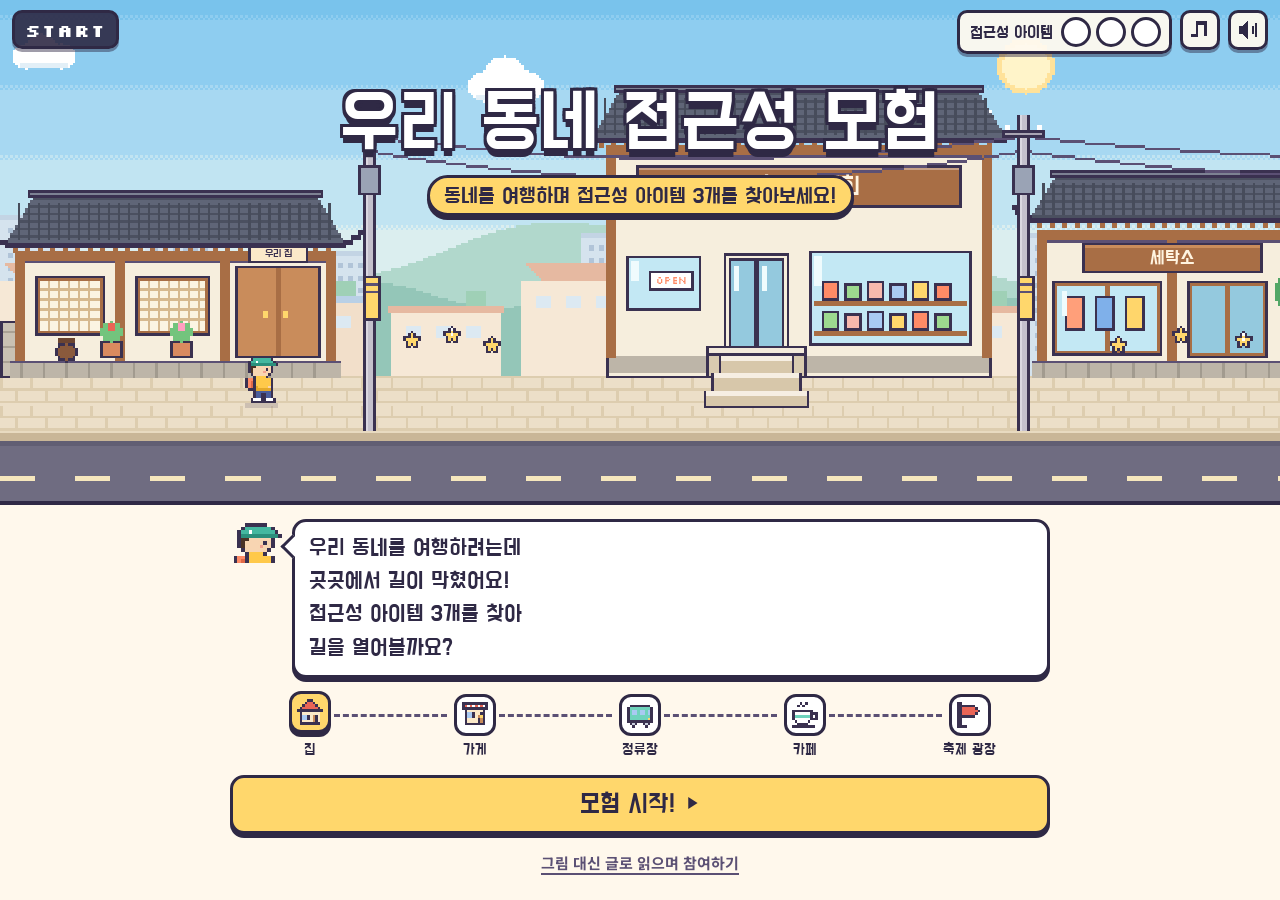
<file: index.html>
<!DOCTYPE html>
<html lang="ko">
<head>
  <meta charset="utf-8">
  <meta name="viewport" content="width=device-width, initial-scale=1, viewport-fit=cover">
  <meta name="theme-color" content="#2b2540">
  <meta name="description" content="동네를 여행하며 접근성 아이템을 찾아 환경을 바꾸는 1~2분 체험 게임">
  <title>우리 동네 접근성 모험</title>
  <link rel="preconnect" href="https://fonts.googleapis.com">
  <link rel="preconnect" href="https://fonts.gstatic.com" crossorigin>
  <link rel="stylesheet" href="https://fonts.googleapis.com/css2?family=Do+Hyeon&family=Noto+Sans+KR:wght@400;700;900&family=Silkscreen:wght@400;700&display=swap">
  <style>
/* =========================================================
 * css/style.css — 화면 UI 스타일
 * 레이아웃: 위 = 게임 화면(캔버스 + HUD), 아래 = 안내·선택 패널
 *          가로로 낮은 화면(휴대폰 가로)은 오른쪽에 패널
 * ========================================================= */
:root {
  --frame: #2b2540;      /* 화면 바깥 틀 */
  --ink: #2f2945;        /* 글자·테두리 */
  --ink-soft: #5b5074;
  --paper: #fff8ec;      /* 패널 바탕 */
  --paper-2: #f8ead2;
  --card: #ffffff;
  --sun: #ffd76c;        /* 강조(버튼) */
  --sun-2: #f1b640;
  --mint: #1f7363;      /* 글자 대비 4.5:1 이상 (예전 #2b8f7c) */
  --mint-bg: #daf4ed;
  --coral: #e0603f;
  --coral-bg: #ffe6dc;
  --sky: #a7d8f2;
  --focus: #1e63ff;
  --f-display: 'Do Hyeon', 'Noto Sans KR', 'Apple SD Gothic Neo', sans-serif;
  --f-body: 'Noto Sans KR', 'Apple SD Gothic Neo', 'Malgun Gothic', sans-serif;
  --f-pixel: 'Silkscreen', 'Courier New', monospace;
  --shadow: 0 4px 0 var(--ink);
  color-scheme: light;
}

* { box-sizing: border-box; }
[hidden] { display: none !important; }
html, body { height: 100%; margin: 0; }
body {
  background: var(--frame);
  color: var(--ink);
  font-family: var(--f-body);
  -webkit-tap-highlight-color: transparent;
  overflow: hidden;
  word-break: keep-all;
  overflow-wrap: anywhere;
}
button { font: inherit; color: inherit; }
img.px-icon, .px-icon, .slot-icon, .fly-icon { image-rendering: pixelated; image-rendering: crisp-edges; }
:focus-visible { outline: 4px solid var(--focus); outline-offset: 3px; }
.sr-only { position: absolute; width: 1px; height: 1px; padding: 0; margin: -1px; overflow: hidden; clip: rect(0 0 0 0); white-space: nowrap; border: 0; }

/* ---------- 전체 레이아웃 ---------- */
.app {
  height: 100%;
  max-width: 1280px;
  margin: 0 auto;
  display: flex;
  flex-direction: column;
  background: var(--paper);
}
.stage {
  position: relative;
  flex: 0 0 auto;
  height: min(60%, 100vw);
  background: var(--sky);
  overflow: hidden;
}
.stage canvas { position: absolute; inset: 0; width: 100%; height: 100%; display: block; }
.panel {
  flex: 1 1 auto;
  min-height: 0;
  overflow-y: auto;
  background: var(--paper);
  border-top: 4px solid var(--ink);
  padding: 14px 16px calc(16px + env(safe-area-inset-bottom, 0px));
}
.panel-inner { max-width: 820px; margin: 0 auto; }

@media (min-aspect-ratio: 1/1) {
  .stage { flex: 1 1 auto; height: auto; min-height: 0; }
  .panel { flex: 0 0 auto; max-height: 48%; }
}
@media (orientation: landscape) and (max-height: 560px) {
  .app { flex-direction: row; }
  .stage { flex: 1 1 auto; height: auto; }
  .panel { flex: 0 0 clamp(300px, 42%, 440px); max-height: none; border-top: 0; border-left: 4px solid var(--ink); padding-top: 10px; }
}

/* ---------- HUD ---------- */
.hud {
  position: absolute; left: 0; right: 0; top: 0;
  display: flex; justify-content: space-between; align-items: flex-start; gap: 8px;
  padding: calc(10px + env(safe-area-inset-top, 0px)) 12px 0;
  pointer-events: none;
}
.hud > * { pointer-events: auto; }
.hud-stage {
  margin: 0;
  font-family: var(--f-pixel); font-weight: 700; font-size: clamp(13px, 2.4vw, 18px); letter-spacing: 0.06em;
  color: #fff; background: rgba(43, 37, 64, 0.88);
  border: 3px solid var(--ink); border-radius: 10px; padding: 5px 10px 4px;
  box-shadow: 0 3px 0 rgba(43, 37, 64, 0.45);
}
.hud-right { display: flex; gap: 8px; align-items: flex-start; }
.hud-items {
  display: flex; align-items: center; gap: 8px;
  background: rgba(255, 250, 240, 0.94); border: 3px solid var(--ink); border-radius: 10px; padding: 4px 8px 4px 10px;
  box-shadow: 0 3px 0 rgba(43, 37, 64, 0.45);
}
.hud-label { font-family: var(--f-display); font-size: clamp(13px, 2.3vw, 17px); white-space: nowrap; }
.slots { display: flex; gap: 5px; margin: 0; padding: 0; list-style: none; }
.slot-dot {
  display: grid; place-items: center;
  width: clamp(22px, 4vw, 30px); height: clamp(22px, 4vw, 30px);
  border-radius: 50%; border: 3px solid var(--ink); background: #fff;
}
.slot.got .slot-dot { background: var(--sun); animation: slotPop 0.5s ease-out; }
.slot-icon { width: 70%; height: 70%; }
@keyframes slotPop { 0% { transform: scale(0.4); } 70% { transform: scale(1.25); } 100% { transform: scale(1); } }
.mute {
  width: 40px; height: 40px; display: grid; place-items: center;
  background: rgba(255, 250, 240, 0.94); border: 3px solid var(--ink); border-radius: 10px; cursor: pointer;
  box-shadow: 0 3px 0 rgba(43, 37, 64, 0.45);
}
.mute svg { width: 22px; height: 22px; fill: var(--ink); }
.mute .x { display: none; }
.mute.is-muted .wave { display: none; }
.mute.is-muted .x { display: block; fill: var(--coral); }
#musicBtn.is-muted .spk { opacity: 0.45; }

/* ---------- 시작 타이틀 ---------- */
.title-card {
  position: absolute; left: 0; right: 0; top: 17%;
  display: flex; flex-direction: column; align-items: center; gap: 10px;
  text-align: center; pointer-events: none; padding: 0 16px;
  animation: dropIn 0.7s cubic-bezier(.2, 1.4, .4, 1) both;
}
.title-card.is-leaving { animation: liftOut 0.4s ease-in both; }
.game-title {
  margin: 0;
  font-family: var(--f-display); font-weight: 400;
  font-size: clamp(34px, 8.4vw, 76px); line-height: 1.05; letter-spacing: 0.01em;
  color: #fff; text-wrap: balance;
  text-shadow:
    3px 0 var(--ink), -3px 0 var(--ink), 0 3px var(--ink), 0 -3px var(--ink),
    3px 3px var(--ink), -3px -3px var(--ink), 3px -3px var(--ink), -3px 3px var(--ink),
    0 8px 0 var(--ink);
}
.game-sub {
  margin: 0; font-family: var(--f-display); font-size: clamp(15px, 2.8vw, 22px);
  background: var(--sun); border: 3px solid var(--ink); border-radius: 999px; padding: 4px 14px 3px;
  box-shadow: var(--shadow);
}
@keyframes dropIn { from { transform: translateY(-30px); opacity: 0; } to { transform: none; opacity: 1; } }
@keyframes liftOut { to { transform: translateY(-40px); opacity: 0; } }

/* ---------- 공통 패널 요소 ---------- */
.eyebrow { margin: 0 0 2px; font-family: var(--f-pixel); font-weight: 700; font-size: 13px; letter-spacing: 0.08em; color: var(--mint); text-transform: uppercase; }
.speech { display: flex; gap: 10px; align-items: flex-start; }
.speech .face { width: 52px; height: auto; flex: 0 0 auto; image-rendering: pixelated; margin-top: 4px; }
.speech > p, .speech > div {
  position: relative; margin: 0; flex: 1 1 auto; min-width: 0;
  background: var(--card); border: 3px solid var(--ink); border-radius: 14px; padding: 10px 14px;
  box-shadow: var(--shadow);
}
.speech > p::before, .speech > div::before {
  content: ''; position: absolute; left: -11px; top: 16px; width: 14px; height: 14px;
  background: var(--card); border-left: 3px solid var(--ink); border-bottom: 3px solid var(--ink); transform: rotate(45deg);
}
.speech-text { font-family: var(--f-display); font-size: clamp(18px, 2.6vw, 23px); line-height: 1.45; }
.speech-lead { margin: 0 0 2px; font-size: 15px; color: var(--ink-soft); font-weight: 700; }
.speech-q { margin: 0; font-family: var(--f-display); font-size: clamp(19px, 2.7vw, 25px); line-height: 1.35; text-wrap: balance; }

.btn {
  display: inline-flex; align-items: center; justify-content: center; gap: 10px;
  min-height: 56px; padding: 10px 22px;
  font-family: var(--f-display); font-size: clamp(20px, 3vw, 26px);
  border: 3px solid var(--ink); border-radius: 14px; cursor: pointer;
  box-shadow: var(--shadow); transition: transform 0.08s, box-shadow 0.08s;
  touch-action: manipulation;
}
.btn:active { transform: translateY(3px); box-shadow: 0 1px 0 var(--ink); }
.btn-go { background: var(--sun); width: 100%; }
.btn-go:hover { background: #ffe08a; }
.btn-soft { background: var(--card); }
.btn-soft:hover { background: var(--paper-2); }
.btn-small { min-height: 44px; padding: 6px 14px; font-size: 18px; }
.btn-arrow { font-size: 0.7em; }

/* ---------- 경로 ---------- */
.route { display: flex; justify-content: space-between; gap: 4px; margin: 16px 0; padding: 0; list-style: none; }
.route-stop { position: relative; flex: 1 1 0; display: flex; flex-direction: column; align-items: center; gap: 4px; min-width: 0; }
.route-stop:not(:last-child)::after {
  content: ''; position: absolute; top: 20px; left: calc(50% + 24px); right: calc(-50% + 24px);
  border-top: 3px dashed var(--ink-soft);
}
.route-icon {
  width: 42px; height: 42px; display: grid; place-items: center;
  background: var(--card); border: 3px solid var(--ink); border-radius: 12px;
}
.route-icon img { width: 26px; height: 26px; }
.route-label { font-family: var(--f-display); font-size: 15px; white-space: nowrap; }
.route-stop.is-done .route-icon { background: var(--mint-bg); }
.route-stop.is-done .route-label::before { content: '✓ '; color: var(--mint); }
.route-stop.is-now .route-icon { background: var(--sun); transform: translateY(-3px); box-shadow: var(--shadow); }
.route.is-mini { margin: 10px 0 0; }
.route.is-mini .route-icon { width: 32px; height: 32px; border-radius: 9px; }
.route.is-mini .route-icon img { width: 20px; height: 20px; }
.route.is-mini .route-stop:not(:last-child)::after { top: 15px; left: calc(50% + 19px); right: calc(-50% + 19px); }
.route.is-mini .route-label { font-size: 13px; }

/* ---------- 시작 ---------- */
.p-start { display: flex; flex-direction: column; }
.theme-switch { display: flex; flex-wrap: wrap; align-items: center; gap: 6px; margin-top: 14px; justify-content: center; }
.theme-switch-label { font-size: 13px; color: var(--ink-soft); font-weight: 700; margin-right: 2px; }
.chip {
  min-height: 36px; padding: 4px 12px; border: 2px solid var(--ink); border-radius: 999px; background: var(--card);
  font-size: 14px; font-weight: 700; cursor: pointer;
}
.chip[aria-pressed="true"] { background: var(--ink); color: #fff; }
.chip[aria-pressed="true"]::before { content: '● '; color: var(--sun); }

.start-alt { margin: 6px 0 0; text-align: center; }
.start-alt .cp-link { font-size: 15px; color: var(--ink-soft); }
.scene-box { margin: 0 0 12px; padding: 10px 14px; background: var(--card); border: 3px solid var(--ink); border-radius: 14px; }
.scene-box .travel-title { font-size: clamp(21px, 3.4vw, 28px); }
.scene-text { margin: 6px 0 0; font-size: clamp(16px, 2.3vw, 18px); line-height: 1.6; font-weight: 700; }
.scene-after { margin: 0 0 12px; padding: 8px 12px; background: var(--mint-bg); border: 2px solid var(--mint); border-radius: 12px; font-size: 16px; line-height: 1.55; font-weight: 700; }
.travel-title:focus, .scene-box:focus, .read-start:focus { outline: none; }

/* ---------- 이동 ---------- */
.p-travel { text-align: center; padding: 6px 0; }
.travel-title { margin: 0; font-family: var(--f-display); font-size: clamp(24px, 4vw, 34px); line-height: 1.2; text-wrap: balance; }
.travel-sub { margin: 4px 0 0; color: var(--ink-soft); font-weight: 700; font-size: 15px; }

/* ---------- 질문·선택지 ---------- */
.choices { display: grid; grid-template-columns: 1fr 1fr; gap: 10px; margin-top: 14px; }
@media (min-width: 900px) and (min-aspect-ratio: 1/1) { .choices { grid-template-columns: repeat(4, 1fr); } }
.choice {
  position: relative; display: flex; align-items: center; gap: 10px; text-align: left;
  min-height: 68px; padding: 10px 12px 10px 10px;
  background: var(--card); border: 3px solid var(--ink); border-radius: 14px; cursor: pointer;
  box-shadow: var(--shadow); transition: transform 0.08s, box-shadow 0.08s, background 0.15s;
  touch-action: manipulation;
}
.choice:hover:not(:disabled) { background: #fffbef; }
.choice:active:not(:disabled) { transform: translateY(3px); box-shadow: 0 1px 0 var(--ink); }
.choice-num {
  position: absolute; top: -9px; left: -7px; width: 22px; height: 22px; display: grid; place-items: center;
  font-family: var(--f-pixel); font-size: 12px; font-weight: 700; color: #fff; background: var(--ink); border-radius: 6px;
}
.choice-icon { flex: 0 0 auto; width: 44px; height: 44px; display: grid; place-items: center; background: var(--mint-bg); border: 2px solid var(--ink); border-radius: 10px; }
.choice-icon img { width: 30px; height: 30px; }
.choice-label { flex: 1 1 auto; min-width: 0; font-family: var(--f-display); font-size: clamp(18px, 2.5vw, 22px); line-height: 1.2; word-break: keep-all; }
.choice-state { position: absolute; top: -11px; right: -6px; font-size: 13px; font-weight: 900; border-radius: 999px; padding: 1px 8px; border: 2px solid var(--ink); display: none; }
.choice.is-tried { background: var(--paper-2); border-style: dashed; box-shadow: 0 2px 0 var(--ink-soft); }
.choice.is-tried .choice-icon { filter: grayscale(0.7); opacity: 0.75; }
.choice.is-tried .choice-state { display: block; background: var(--coral-bg); color: #9b3a1f; }
.choice.is-picked { background: var(--mint-bg); border-width: 4px; }
.choice.is-picked .choice-state { display: block; background: var(--mint); color: #fff; }
.choice:disabled, .choice[aria-disabled="true"] { cursor: default; }
.choice:disabled:not(.is-picked), .choice[aria-disabled="true"]:not(.is-picked) { opacity: 0.5; }
.choice.wobble { animation: wobble 0.45s ease; }
@keyframes wobble { 0%, 100% { transform: none; } 25% { transform: translateX(-4px) rotate(-1deg); } 60% { transform: translateX(4px) rotate(1deg); } }

.feedback { min-height: 1.4em; margin: 12px 0 0; font-size: 16px; line-height: 1.5; }
.feedback.is-retry { background: var(--coral-bg); border: 2px dashed #c4583a; border-radius: 12px; padding: 8px 12px; }
.feedback.is-retry .fb-main { display: block; font-weight: 700; }
.feedback.is-retry .fb-hint { display: block; color: var(--ink-soft); margin-top: 2px; }
.feedback.is-retry .fb-hint::before { content: '→ '; }
.feedback.is-good { background: var(--mint-bg); border: 2px solid var(--mint); border-radius: 12px; padding: 8px 12px; }

/* ---------- 아이템 카드 ---------- */
.item-card, .found-card { display: flex; gap: 14px; align-items: flex-start; }
.item-badge {
  flex: 0 0 auto; width: 76px; height: 76px; display: grid; place-items: center;
  background: var(--sun); border: 3px solid var(--ink); border-radius: 50%;
  box-shadow: var(--shadow);
}
.item-badge img { width: 46px; height: 46px; }
.item-text { min-width: 0; }
.item-name { margin: 0; font-family: var(--f-display); font-weight: 400; font-size: clamp(24px, 3.6vw, 32px); line-height: 1.15; }
.item-desc { margin: 6px 0 0; font-size: clamp(16px, 2.2vw, 18px); line-height: 1.55; font-weight: 700; }
.item-note { margin: 8px 0 0; font-size: 15px; line-height: 1.55; color: var(--ink-soft); padding-left: 10px; border-left: 4px solid var(--sun-2); }
.p-item .btn-go { margin-top: 16px; }

/* ---------- 엔딩 ---------- */
.p-end { text-align: center; }
.end-sub { margin: 0; font-family: var(--f-display); font-size: clamp(22px, 3.6vw, 30px); }
.end-items { display: flex; flex-wrap: wrap; justify-content: center; gap: 8px; margin: 12px 0; padding: 0; list-style: none; }
.end-items li { display: flex; align-items: center; gap: 6px; background: var(--card); border: 3px solid var(--ink); border-radius: 999px; padding: 4px 14px 4px 6px; font-family: var(--f-display); font-size: 18px; }
.end-items img { width: 28px; height: 28px; background: var(--sun); border-radius: 50%; padding: 3px; border: 2px solid var(--ink); }
.end-msg { margin: 0 auto 14px; max-width: 34em; font-size: clamp(16px, 2.3vw, 19px); line-height: 1.6; font-weight: 700; text-wrap: balance; }
.end-btns { display: grid; grid-template-columns: 1fr 1fr; gap: 10px; }
.end-btns .btn { width: 100%; font-size: clamp(18px, 2.6vw, 24px); white-space: nowrap; padding-inline: 12px; }

/* ---------- 게임 화면 위 알림 ---------- */
.toast {
  position: absolute; left: 50%; top: calc(64px + env(safe-area-inset-top, 0px)); transform: translateX(-50%);
  display: grid; grid-template-columns: auto auto; grid-template-rows: auto auto; column-gap: 12px; align-items: center;
  width: max-content; max-width: calc(100% - 24px);
  background: var(--paper); border: 4px solid var(--ink); border-radius: 16px; padding: 8px 18px 8px 10px;
  box-shadow: 0 5px 0 var(--ink); pointer-events: none;
  animation: toastIn 0.45s cubic-bezier(.2, 1.5, .4, 1) both;
}
.toast.is-out { animation: toastOut 0.35s ease-in both; }
.toast-kicker { grid-column: 2; margin: 0; font-family: var(--f-display); font-size: clamp(15px, 2.4vw, 19px); color: var(--mint); }
.toast-badge { grid-column: 1; grid-row: 1 / span 2; width: 54px; height: 54px; display: grid; place-items: center; background: var(--sun); border: 3px solid var(--ink); border-radius: 50%; }
.toast-badge img { width: 32px; height: 32px; }
.toast-name { grid-column: 2; margin: 0; font-family: var(--f-display); font-size: clamp(20px, 3.4vw, 28px); line-height: 1.1; }
@keyframes toastIn { from { transform: translate(-50%, -16px) scale(0.7); opacity: 0; } to { transform: translate(-50%, 0) scale(1); opacity: 1; } }
@keyframes toastOut { to { transform: translate(-50%, -16px) scale(0.9); opacity: 0; } }

.complete {
  position: absolute; left: 0; right: 0; top: 18%; text-align: center; pointer-events: none; padding: 0 12px;
  animation: dropIn 0.8s cubic-bezier(.2, 1.4, .4, 1) both;
}
.complete-title {
  display: inline-block; margin: 0;
  font-family: var(--f-pixel); font-weight: 700; font-size: clamp(22px, 6vw, 56px); letter-spacing: 0.02em; line-height: 1.1;
  color: var(--sun);
  text-shadow:
    3px 0 var(--ink), -3px 0 var(--ink), 0 3px var(--ink), 0 -3px var(--ink),
    3px 3px var(--ink), -3px -3px var(--ink), 3px -3px var(--ink), -3px 3px var(--ink),
    0 7px 0 var(--ink);
  animation: float 2.4s ease-in-out infinite 0.8s;
}
@keyframes float { 50% { transform: translateY(-5px); } }

.fly-icon {
  position: fixed; z-index: 30; width: 44px; height: 44px; margin: -22px 0 0 -22px; pointer-events: none;
  background: var(--sun); border: 3px solid var(--ink); border-radius: 50%; padding: 6px;
  transition: transform 0.9s cubic-bezier(.5, -0.3, .6, 1), opacity 0.9s ease-in;
}

/* ---------- 아이템 모아보기 ---------- */
.modal { position: fixed; inset: 0; z-index: 40; display: grid; place-items: center; padding: 16px; background: rgba(43, 37, 64, 0.62); }
.modal-card {
  width: min(600px, 100%); max-height: 100%; overflow-y: auto;
  background: var(--paper); border: 4px solid var(--ink); border-radius: 18px; padding: 16px 18px 20px; box-shadow: 0 6px 0 var(--ink);
}
.modal-head { display: flex; justify-content: space-between; align-items: center; gap: 10px; margin-bottom: 8px; }
.modal-head h2 { margin: 0; font-family: var(--f-display); font-weight: 400; font-size: 26px; }
.found-list { list-style: none; margin: 0; padding: 0; display: flex; flex-direction: column; gap: 12px; }
.found-card { background: var(--card); border: 3px solid var(--ink); border-radius: 14px; padding: 12px; }
.found-card .item-badge { width: 60px; height: 60px; box-shadow: none; }
.found-card .item-badge img { width: 36px; height: 36px; }
.found-card .item-name { font-size: 24px; }

/* ---------- 좁은 화면 다듬기 ---------- */
@media (max-width: 420px) {
  .panel { padding: 12px 12px calc(14px + env(safe-area-inset-bottom, 0px)); }
  .choices { gap: 9px; }
  .choice { min-height: 64px; gap: 8px; padding: 8px 8px 8px 8px; }
  .choice-icon { width: 38px; height: 38px; }
  .choice-icon img { width: 26px; height: 26px; }
  .hud-label { font-size: 13px; }
  .hud-items { gap: 6px; padding: 3px 6px 3px 8px; }
  .slot-dot { width: 21px; height: 21px; border-width: 2px; }
  .end-btns { grid-template-columns: 1fr; }
  .route-label { font-size: 13px; }
  .route-icon { width: 36px; height: 36px; }
  .route-icon img { width: 22px; height: 22px; }
  .route-stop:not(:last-child)::after { top: 17px; left: calc(50% + 21px); right: calc(-50% + 21px); }
  .speech .face { width: 42px; }
}
@media (orientation: landscape) and (max-height: 560px) {
  .choices { grid-template-columns: 1fr 1fr; gap: 8px; margin-top: 10px; }
  .choice { min-height: 56px; }
  .speech-q { font-size: 18px; }
  .speech .face { display: none; }
  .speech > div::before, .speech > p::before { display: none; }
  .route { margin: 10px 0; }
  .end-btns { grid-template-columns: 1fr; }
}

@media (prefers-reduced-motion: reduce) {
  *, *::before, *::after { animation-duration: 0.01ms !important; animation-iteration-count: 1 !important; transition-duration: 0.01ms !important; }
}
@media (orientation: landscape) and (max-height: 560px) {
  .toast { top: 54px; padding: 5px 12px 5px 6px; border-width: 3px; }
  .toast-badge { width: 40px; height: 40px; }
  .toast-badge img { width: 24px; height: 24px; }
  .toast-name { font-size: 18px; }
  .toast-kicker { font-size: 13px; }
}

/* =========================================================
 * 캠페인 참여 화면 (게임 위에 올라오는 시트 — 위쪽으로 동네가 계속 보임)
 * ========================================================= */
.campaign {
  position: fixed; inset: 0; z-index: 35;
  display: flex; justify-content: center; align-items: flex-end;
  background: linear-gradient(to bottom, rgba(43, 37, 64, 0) 0, rgba(43, 37, 64, 0.25) 90px, rgba(43, 37, 64, 0.6) 100%);
  padding-top: calc(62px + env(safe-area-inset-top, 0px));
}
.cp-sheet {
  width: min(680px, 100%); max-height: 100%; overflow-y: auto; overscroll-behavior: contain;
  background: var(--paper); border: 4px solid var(--ink); border-bottom: 0; border-radius: 22px 22px 0 0;
  padding: 18px 18px calc(22px + env(safe-area-inset-bottom, 0px));
  box-shadow: 0 -6px 0 rgba(43, 37, 64, 0.35);
  animation: sheetUp 0.5s cubic-bezier(.2, 1.1, .4, 1) both;
}
@keyframes sheetUp { from { transform: translateY(40px); opacity: 0; } to { transform: none; opacity: 1; } }
@media (min-height: 760px) and (min-width: 700px) {
  .campaign { align-items: center; padding: 70px 16px 24px; }
  .cp-sheet { border-bottom: 4px solid var(--ink); border-radius: 22px; box-shadow: 0 6px 0 var(--ink); }
}
.cp-head { display: flex; gap: 12px; align-items: flex-start; margin-bottom: 12px; }
.cp-head .face { width: 52px; image-rendering: pixelated; flex: 0 0 auto; margin-top: 6px; }
.cp-head h2 { margin: 0; font-family: var(--f-display); font-weight: 400; font-size: clamp(24px, 4.4vw, 32px); line-height: 1.2; text-wrap: balance; }
.cp-head h2:focus { outline: none; }
.cp-lead { margin: 4px 0 0; font-size: 17px; font-weight: 700; color: var(--ink-soft); }
.cp-preview { margin: 0 0 12px; padding: 8px 12px; border: 2px dashed var(--ink-soft); border-radius: 12px; background: var(--paper-2); font-size: 14px; line-height: 1.5; }

#cpForm { display: flex; flex-direction: column; gap: 14px; }
.field { display: flex; flex-direction: column; gap: 6px; margin: 0; min-width: 0; }
fieldset.field, fieldset.prize { border: 0; padding: 0; margin: 0; }
.field > label, .field > legend { font-family: var(--f-display); font-size: 20px; padding: 0; }
.req { display: inline-block; font-family: var(--f-body); font-size: 12px; font-weight: 900; color: #fff; background: var(--ink); border-radius: 6px; padding: 1px 6px; vertical-align: 3px; }
.opt { font-family: var(--f-body); font-size: 13px; font-weight: 700; color: var(--ink-soft); }
.field input[type=text], .field input[type=tel] {
  width: 100%; min-height: 52px; padding: 10px 14px;
  font: 700 17px var(--f-body); color: var(--ink);
  background: var(--card); border: 3px solid var(--ink); border-radius: 12px;
}
.field input::placeholder { color: #9a91ad; font-weight: 400; }
.field input[aria-invalid="true"] { border-style: dashed; border-color: #c4583a; background: var(--coral-bg); }
.err { margin: 0; font-size: 14px; font-weight: 700; color: #9b3a1f; }
.err:empty { display: none; }
.err:not(:empty)::before { content: '! '; }

.feat-grid { display: grid; grid-template-columns: 1fr 1fr; gap: 8px; }
.feat { position: relative; display: block; cursor: pointer; }
.feat input { position: absolute; opacity: 0; width: 1px; height: 1px; }
.feat-box {
  display: flex; align-items: center; gap: 8px; height: 100%; min-height: 60px; padding: 8px 34px 8px 8px;
  background: var(--card); border: 3px solid var(--ink); border-radius: 12px; box-shadow: 0 3px 0 var(--ink);
  transition: background 0.12s, transform 0.08s;
}
.feat:active .feat-box { transform: translateY(2px); box-shadow: 0 1px 0 var(--ink); }
.feat-icon { flex: 0 0 auto; width: 38px; height: 38px; display: grid; place-items: center; background: var(--mint-bg); border: 2px solid var(--ink); border-radius: 9px; }
.feat-icon img { width: 24px; height: 24px; }
.feat-label { font-size: 15px; font-weight: 700; line-height: 1.35; }
.feat-check { position: absolute; top: 50%; right: 9px; width: 22px; height: 22px; margin-top: -11px; border: 3px solid var(--ink); border-radius: 6px; background: #fff; display: grid; place-items: center; font-weight: 900; font-size: 15px; line-height: 1; }
.feat input:checked + .feat-box { background: var(--mint-bg); border-width: 4px; padding: 7px 33px 7px 7px; }
.feat input:checked + .feat-box .feat-check { background: var(--ink); color: #fff; }
.feat input:checked + .feat-box .feat-check::before { content: '✓'; }
.feat input:focus-visible + .feat-box { outline: 4px solid var(--focus); outline-offset: 3px; }
.other-field { margin-top: 10px; }
.reassure { margin: 10px 0 0; padding: 10px 12px; background: #fff4cc; border: 2px solid var(--sun-2); border-radius: 12px; font-family: var(--f-display); font-size: 18px; line-height: 1.45; }
.review-note { margin: 0; font-size: 14px; line-height: 1.6; color: var(--ink-soft); padding-left: 10px; border-left: 4px solid var(--ink-soft); }

.prize { background: var(--card); border: 3px solid var(--ink) !important; border-radius: 16px; padding: 12px 14px 14px !important; display: flex; flex-direction: column; gap: 10px; }
.prize-legend { display: flex; align-items: center; gap: 6px; font-family: var(--f-display); font-size: 20px; padding: 0 6px; }
.prize-icon { width: 22px; height: 22px; }
.prize-lead { margin: 0; font-size: 15px; line-height: 1.5; }
.check { display: flex; align-items: flex-start; gap: 10px; cursor: pointer; font-weight: 700; font-size: 16px; line-height: 1.45; min-height: 44px; padding-top: 8px; }
.check input { flex: 0 0 auto; width: 26px; height: 26px; margin: -1px 0 0; accent-color: var(--ink); cursor: pointer; }
.prize-fields { display: flex; flex-direction: column; gap: 12px; padding-top: 4px; border-top: 2px dashed var(--paper-2); }
.privacy { margin: 0; font-size: 14px; line-height: 1.55; color: var(--ink-soft); }
.privacy.minor::before { content: '※ '; }
.consent-detail { font-size: 14px; }
.consent-detail summary { cursor: pointer; font-weight: 700; min-height: 36px; padding-top: 6px; }
.consent-detail table { width: 100%; border-collapse: collapse; margin-top: 6px; }
.consent-detail th, .consent-detail td { text-align: left; vertical-align: top; padding: 6px 8px; border: 1px solid #d9cdb8; line-height: 1.5; }
.consent-detail th { white-space: nowrap; background: var(--paper-2); width: 1%; }
.hp { position: absolute; left: -9999px; width: 1px; height: 1px; overflow: hidden; }
.form-err { margin: 0; font-weight: 700; color: #9b3a1f; }
.form-err:empty { display: none; }
.cp-actions { display: grid; grid-template-columns: 1fr; gap: 10px; }
.cp-actions .btn { width: 100%; font-size: clamp(19px, 3vw, 24px); }
.cp-actions .btn:disabled { opacity: 0.7; cursor: progress; }

.cp-done { text-align: center; display: flex; flex-direction: column; align-items: center; gap: 8px; padding-top: 6px; }
.cp-done h2 { margin: 6px 0 0; font-family: var(--f-display); font-weight: 400; font-size: clamp(26px, 5vw, 36px); line-height: 1.2; text-wrap: balance; }
.cp-done h2:focus { outline: none; }
.done-badge { width: 88px; height: 88px; display: grid; place-items: center; background: var(--sun); border: 4px solid var(--ink); border-radius: 50%; box-shadow: var(--shadow); animation: slotPop 0.6s ease-out; }
.done-badge img { width: 52px; height: 52px; }
.done-place { display: inline-flex; align-items: center; gap: 8px; margin: 4px 0 0; padding: 6px 14px 6px 8px; background: var(--card); border: 3px solid var(--ink); border-radius: 999px; font-size: 17px; }
.done-pin { width: 24px; height: 24px; }
.done-note { margin: 0; font-weight: 700; color: var(--ink-soft); }
.done-msg { margin: 4px 0 8px; font-family: var(--f-display); font-size: clamp(19px, 3vw, 23px); line-height: 1.5; }
.cp-done .cp-actions { width: 100%; }
.share-msg { margin: 0; font-size: 15px; font-weight: 700; min-height: 1.2em; }
.share-url { width: 100%; margin-top: 6px; padding: 8px; font: 14px var(--f-body); border: 2px solid var(--ink); border-radius: 8px; }
@media (min-width: 560px) { .cp-actions { grid-template-columns: 1fr 1fr; } }
@media (max-width: 560px) { .feat-grid { grid-template-columns: 1fr; } .feat-box { min-height: 54px; } }

.field-help { margin: -2px 0 2px; font-size: 14px; line-height: 1.5; color: var(--ink-soft); }

/* =========================================================
 * 휴대폰 세로 화면 : 아래 패널이 스크롤 없이 보이도록
 * - 패널은 내용만큼 자리를 먼저 차지하고, 게임 화면이 남은 공간을 씁니다.
 * - 화면이 낮은 휴대폰에서는 글자·버튼 간격을 조금 줄입니다.
 * ========================================================= */
@media (max-aspect-ratio: 1/1) {
  .stage { flex: 1 1 auto; height: auto; min-height: 32%; max-height: min(62%, 100vw); }
  .panel { flex: 0 1 auto; max-height: 68%; }
}
@media (max-aspect-ratio: 1/1) and (max-height: 820px) {
  .panel { padding: 10px 12px calc(10px + env(safe-area-inset-bottom, 0px)); }
  .speech { gap: 8px; }
  .speech .face { width: 36px; margin-top: 2px; }
  .speech > p, .speech > div { padding: 7px 11px; border-radius: 12px; box-shadow: 0 3px 0 var(--ink); }
  .speech > p::before, .speech > div::before { top: 12px; }
  .speech-text { font-size: 17px; line-height: 1.38; }
  .speech-lead { font-size: 13px; margin-bottom: 0; }
  .speech-q { font-size: 18px; line-height: 1.3; }
  .choices { gap: 8px; margin-top: 10px; }
  .choice { min-height: 54px; padding: 6px 8px 6px 7px; gap: 7px; border-radius: 12px; box-shadow: 0 3px 0 var(--ink); }
  .choice-icon { width: 34px; height: 34px; border-radius: 8px; }
  .choice-icon img { width: 22px; height: 22px; }
  .choice-label { font-size: 17px; }
  .choice-num { width: 19px; height: 19px; font-size: 11px; top: -7px; left: -5px; }
  .feedback { margin-top: 8px; font-size: 14px; line-height: 1.4; }
  .feedback.is-retry, .feedback.is-good { padding: 6px 10px; }
  .route { margin: 10px 0; }
  .route-icon { width: 34px; height: 34px; border-radius: 9px; }
  .route-icon img { width: 20px; height: 20px; }
  .route-stop:not(:last-child)::after { top: 16px; left: calc(50% + 20px); right: calc(-50% + 20px); }
  .route-label { font-size: 12px; }
  .route.is-mini { margin-top: 6px; }
  .btn { min-height: 50px; padding: 8px 18px; font-size: 20px; border-radius: 12px; }
  .travel-title { font-size: 23px; }
  .travel-sub { font-size: 13px; }
  .item-card { gap: 10px; }
  .item-badge { width: 54px; height: 54px; box-shadow: 0 3px 0 var(--ink); }
  .item-badge img { width: 32px; height: 32px; }
  .item-name { font-size: 23px; }
  .item-desc { font-size: 15px; line-height: 1.45; margin-top: 3px; }
  .item-note { font-size: 13px; line-height: 1.45; margin-top: 5px; }
  .p-item .btn-go { margin-top: 10px; }
  .end-sub { font-size: 21px; }
  .end-items { margin: 8px 0; gap: 6px; }
  .end-items li { font-size: 15px; padding: 2px 10px 2px 4px; }
  .end-items img { width: 22px; height: 22px; }
  .end-msg { font-size: 14px; margin-bottom: 10px; line-height: 1.5; }
  .end-btns { gap: 8px; }
  .end-btns .btn { font-size: 18px; }
  .theme-switch { margin-top: 8px; }
}
@media (max-aspect-ratio: 1/1) and (max-height: 820px) and (max-width: 520px) {
  .end-btns { grid-template-columns: 1fr; }
  .end-btns .btn { min-height: 46px; }
}
@media (max-aspect-ratio: 1/1) and (max-height: 680px) {
  .speech .face { display: none; }
  .speech > p::before, .speech > div::before { display: none; }
  .item-note { display: none; }
  .route-label { display: none; }
  .route { margin: 8px 0; }
}
.stage { touch-action: manipulation; -webkit-user-select: none; user-select: none; }

/* =========================================================
 * 보너스 미션(캠페인 흐름) 화면
 * ========================================================= */
.cp-top { display: flex; align-items: center; justify-content: space-between; gap: 8px; margin: -4px 0 10px; min-height: 36px; }
.cp-back { min-height: 36px; padding: 4px 12px; border: 2px solid var(--ink); border-radius: 999px; background: var(--card); font-weight: 700; font-size: 14px; cursor: pointer; }
.cp-steps { display: flex; gap: 6px; margin: 0; padding: 0; list-style: none; }
.cp-steps li { display: flex; align-items: center; gap: 4px; font-size: 12px; font-weight: 700; color: var(--ink-soft); }
.cp-steps .pip { width: 14px; height: 14px; border: 2px solid var(--ink); border-radius: 4px; background: #fff; }
.cp-steps li.is-done .pip { background: var(--mint); }
.cp-steps li.is-now .pip { background: var(--sun); transform: rotate(45deg) scale(1.1); }
.cp-steps li:not(.is-now) .pip-label { display: none; }
.cp-steps li.is-now { color: var(--ink); }
.cp-found { margin: 0 0 12px; justify-content: flex-start; }

.pick-grid { display: grid; grid-template-columns: 1fr 1fr; gap: 10px; }
.pick, .fork {
  position: relative; display: flex; align-items: center; gap: 10px; width: 100%; text-align: left; cursor: pointer;
  min-height: 72px; padding: 10px 36px 10px 10px;
  background: var(--card); border: 3px solid var(--ink); border-radius: 14px; box-shadow: var(--shadow);
  transition: transform 0.08s, box-shadow 0.08s, background 0.15s; touch-action: manipulation;
}
.pick:active, .fork:active { transform: translateY(3px); box-shadow: 0 1px 0 var(--ink); }
.pick:hover, .fork:hover { background: #fffbef; }
.pick-icon, .fork-icon { flex: 0 0 auto; width: 46px; height: 46px; display: grid; place-items: center; background: var(--mint-bg); border: 2px solid var(--ink); border-radius: 10px; }
.pick-icon img, .fork-icon img { width: 30px; height: 30px; }
.pick-label, .fork-label { font-family: var(--f-display); font-size: clamp(17px, 2.6vw, 21px); line-height: 1.25; }
.pick-check { position: absolute; top: 50%; right: 10px; width: 22px; height: 22px; margin-top: -11px; border: 3px solid var(--ink); border-radius: 50%; background: #fff; display: grid; place-items: center; font-size: 13px; font-weight: 900; }
.pick[aria-pressed="true"] { background: var(--mint-bg); border-width: 4px; }
.pick[aria-pressed="true"] .pick-check { background: var(--ink); color: #fff; }
.pick[aria-pressed="true"] .pick-check::before { content: '✓'; }
.pick[aria-pressed="true"] .pick-icon { background: var(--sun); }

.fork-grid { display: grid; grid-template-columns: 1fr; gap: 12px; margin: 4px 0 8px; }
.fork { min-height: 84px; padding-right: 14px; }
.fork-icon { width: 56px; height: 56px; background: var(--sun); }
.fork-icon img { width: 36px; height: 36px; }
.fork-label { font-size: clamp(20px, 3vw, 24px); }
.fork[aria-pressed="true"] { background: var(--mint-bg); border-width: 4px; }
.fork:disabled { opacity: 0.7; cursor: progress; }
.cp-actions.one { grid-template-columns: 1fr !important; margin-top: 14px; }
#cpPrizeForm { margin-top: 6px; }

.mission-card {
  position: relative; text-align: center; margin: 4px 0 14px; padding: 14px 16px 18px;
  background: var(--card); border: 4px solid var(--ink); border-radius: 18px; box-shadow: 0 6px 0 var(--ink);
  background-image: linear-gradient(var(--sun) 0 38px, transparent 38px);
}
.mission-card.is-new { animation: slotPop 0.5s ease-out; }
.mission-kicker { margin: 0 0 14px; font-family: var(--f-pixel); font-weight: 700; font-size: 14px; letter-spacing: 0.1em; line-height: 22px; }
.mission-badge { width: 80px; height: 80px; margin: 0 auto 10px; display: grid; place-items: center; background: var(--sun); border: 4px solid var(--ink); border-radius: 50%; }
.mission-badge img { width: 48px; height: 48px; }
.mission-text { margin: 0 0 10px; font-family: var(--f-display); font-size: clamp(23px, 4.2vw, 30px); line-height: 1.3; text-wrap: balance; }
.mission-body { margin: 0 0 8px; font-size: 15px; line-height: 1.6; color: var(--ink-soft); font-weight: 700; }
.mission-q { margin: 0; font-family: var(--f-display); font-size: 18px; color: var(--mint); }
.mission-save { margin-top: 12px; text-align: center; }
.mission-save img { width: min(260px, 70%); border: 3px solid var(--ink); border-radius: 10px; box-shadow: var(--shadow); }

.done-key { margin: 2px 0 0; font-family: var(--f-display); font-size: clamp(22px, 4.2vw, 30px); line-height: 1.35; color: var(--mint); text-wrap: balance; }
.done-mission { display: inline-flex; align-items: center; gap: 8px; margin: 2px 0 0; padding: 8px 14px 8px 8px; background: #fff4cc; border: 3px solid var(--ink); border-radius: 14px; font-size: 15px; line-height: 1.45; text-align: left; }
.done-mission strong { display: block; font-size: 13px; color: var(--ink-soft); }
@media (max-width: 420px) {
  .pick-grid { grid-template-columns: 1fr; gap: 8px; }
  .pick { min-height: 58px; }
  .pick-icon { width: 38px; height: 38px; } .pick-icon img { width: 24px; height: 24px; }
  .cp-steps li.is-now .pip-label { display: none; }
}

@media (max-height: 820px) {
  .cp-done { gap: 6px; }
  .cp-done .done-badge { width: 64px; height: 64px; }
  .cp-done .done-badge img { width: 38px; height: 38px; }
  .cp-done h2 { font-size: clamp(24px, 4vw, 30px); }
  .done-key { font-size: clamp(20px, 3.4vw, 26px); }
  .cp-done .done-msg { font-size: 16px; margin: 2px 0 4px; }
  .cp-done .end-items { margin: 4px 0; }
}

/* ---------- v0.4 작은 실천 · 마무리 ---------- */
.act-grid .pick { min-height: 64px; }
.act-grid .pick-label { font-size: clamp(17px, 2.4vw, 20px); word-break: keep-all; }
#cpFinish { display: flex; flex-direction: column; gap: 14px; }
.field textarea {
  width: 100%; min-height: 92px; padding: 10px 14px; resize: vertical;
  font: 700 17px/1.5 var(--f-body); color: var(--ink);
  background: var(--card); border: 3px solid var(--ink); border-radius: 12px;
}
.field textarea::placeholder { color: #9a91ad; font-weight: 400; }
#cpFinish .prize .check { font-family: var(--f-display); font-weight: 400; font-size: 20px; padding-top: 4px; }
.prize-fields[hidden] { display: none !important; }
.cp-link-row { margin: 10px 0 0; text-align: center; }
.cp-link {
  display: inline-flex; align-items: center; gap: 8px; min-height: 44px; padding: 6px 12px;
  background: none; border: 0; cursor: pointer; color: var(--ink);
  font: 700 16px var(--f-body); text-decoration: underline; text-underline-offset: 4px; text-decoration-thickness: 2px;
}
.cp-link:hover { background: var(--paper-2); border-radius: 10px; }
.cp-link-icon { width: 22px; height: 22px; image-rendering: pixelated; }
.mission-body { word-break: keep-all; }

</style>
</head>
<body>
  <div id="app" class="app">
    <main id="stage" class="stage">
      <canvas id="view" role="img" aria-label="게임 화면"></canvas>

      <header class="hud">
        <p id="hudStage" class="hud-stage">START</p>
        <div class="hud-right">
          <div id="hudItems" class="hud-items" role="img" aria-label="접근성 아이템">
            <span class="hud-label" aria-hidden="true">접근성 아이템</span>
            <ol id="hudSlots" class="slots" aria-hidden="true"></ol>
          </div>
          <button id="musicBtn" class="mute" type="button" aria-pressed="false" aria-label="배경음악 끄기">
            <svg viewBox="0 0 12 12" aria-hidden="true" shape-rendering="crispEdges"><path class="spk" d="M4 1h6v8H8V3H5v7H1V8h3z"/><path class="x" d="M8 7h1v1h1v1h1v2h-1v-1H9v1H8v-1h1V9h1V8H9V7z"/></svg>
          </button>
          <button id="muteBtn" class="mute" type="button" aria-pressed="false" aria-label="소리 끄기">
            <svg viewBox="0 0 12 12" aria-hidden="true" shape-rendering="crispEdges"><path class="spk" d="M1 4h2l3-3v10L3 8H1z"/><path class="wave" d="M8 4h1v4H8zM10 2h1v8h-1z"/><path class="x" d="M8 3h1v1h1v1h1v2h-1v1H9v1H8V8h1V7h1V5H9V4H8z"/></svg>
          </button>
        </div>
      </header>

      <div id="titleCard" class="title-card" hidden></div>
      <div id="toast" class="toast" aria-hidden="true" hidden></div>
      <div id="complete" class="complete" aria-hidden="true" hidden></div>
    </main>

    <div id="panel" class="panel"></div>
  </div>

  <div id="itemsModal" class="modal" role="dialog" aria-modal="true" aria-labelledby="itemsTitle" hidden>
    <div class="modal-card">
      <div class="modal-head">
        <h2 id="itemsTitle">내가 찾은 접근성 아이템</h2>
        <button type="button" class="btn btn-soft btn-small" data-close>닫기</button>
      </div>
      <ul id="itemsBody" class="found-list"></ul>
    </div>
  </div>

  <div id="campaign" class="campaign" hidden></div>

  <p id="sr" class="sr-only" aria-live="polite"></p>

  <!-- 1) 공용 도구 -->
  <script>
/* =========================================================
 * core/util.js — 공용 네임스페이스와 작은 도구들
 * 모든 파일은 window.AAG(Accessibility Adventure Game) 아래에 등록됩니다.
 * (ES 모듈 대신 일반 <script>를 써서, index.html을 더블클릭해도 바로 실행됩니다.)
 * ========================================================= */
window.AAG = window.AAG || {};
(function (A) {
  'use strict';

  const U = {};
  U.clamp = (v, a, b) => Math.max(a, Math.min(b, v));
  U.lerp = (a, b, t) => a + (b - a) * t;
  U.ease = {
    linear: t => t,
    inOut: t => (t < 0.5 ? 2 * t * t : 1 - Math.pow(-2 * t + 2, 2) / 2),
    out: t => 1 - Math.pow(1 - t, 3),
    in: t => t * t * t,
    back: t => { const c1 = 1.5, c3 = c1 + 1; return 1 + c3 * Math.pow(t - 1, 3) + c1 * Math.pow(t - 1, 2); }
  };
  U.reducedMotion = () => !!(window.matchMedia && window.matchMedia('(prefers-reduced-motion: reduce)').matches);
  U.esc = s => String(s).replace(/[&<>"']/g, c => ({ '&': '&amp;', '<': '&lt;', '>': '&gt;', '"': '&quot;', "'": '&#39;' }[c]));
  U.lines = s => (Array.isArray(s) ? s : String(s || '').split('\n'));

  A.util = U;

  /* ---- 테마(캠페인 버전) 등록소 ---- */
  A.themes = {};
  A.themeOrder = [];
  A.registerTheme = function (theme) {
    A.themes[theme.id] = theme;
    if (!A.themeOrder.includes(theme.id)) A.themeOrder.push(theme.id);
  };

  /* ---- 장면(스테이지 연출) 등록소 ---- */
  A.scenes = {};
  A.registerScene = function (name, def) { A.scenes[name] = def; };
})(window.AAG);

</script>
  <!-- 2) 스테이지 데이터 (캠페인 버전) : 첫 번째로 등록된 테마가 기본값 -->
  <!--    운영자 설정(버전 버튼 보이기 등) -->
  <script>
/* =========================================================
 * data/settings.js — 운영자 설정
 * ---------------------------------------------------------
 * showVersionSwitch : 시작 화면에 [버전] 버튼(마을축제/영화/학교)을 보여줄지
 *   false(기본) → 참여자는 버전을 바꿀 수 없어요.
 *                 운영자는 주소 끝을 바꿔서 버전을 정합니다.
 *                   …/index.html          → 마을축제(기본)
 *                   …/index.html#film     → 배리어프리 영화
 *                   …/index.html#school   → 학교 교육
 *   true         → 시작 화면에 버전 버튼이 보여요(시연·교육용).
 * ========================================================= */
AAG.settings = {
  showVersionSwitch: false
};

</script>
  <script>
/* =========================================================
 * data/theme-village.js — 기본 버전: 마을축제
 * ---------------------------------------------------------
 * ✏️ 문구를 고치려면 이 파일만 수정하면 됩니다.
 *    - 줄바꿈은 \n 으로 넣습니다.
 *    - choices 중 정답 하나에 correct: true 를 붙입니다.
 *    - scene 은 이미 만들어진 장면 3종 중에서 고릅니다.
 *        'entrance'  : 입구 계단 → 경사로가 생기는 장면
 *        'board'     : 소리 안내 → 글자(전광판/자막)가 켜지는 장면
 *        'infopoint' : 실내 안내판 → 여러 방법의 정보가 나타나는 장면
 *    - icon 이름은 js/art/pixel.js 의 ICONS 목록에서 고릅니다.
 * ========================================================= */
AAG.registerTheme({
  id: 'village',
  label: '마을축제',
  campaign: '우리 동네 접근성 캠페인 (마을축제)',

  title: '우리 동네 접근성 모험',
  subtitle: '동네를 여행하며 접근성 아이템 3개를 찾아보세요!',
  intro: '우리 동네를 여행하려는데\n곳곳에서 길이 막혔어요!\n접근성 아이템 3개를 찾아\n길을 열어볼까요?',
  startButton: '모험 시작!',

  /* 시작 화면과 이동 중에 보이는 여행 경로 */
  route: [
    { icon: 'home', label: '집' },
    { icon: 'shop', label: '가게' },
    { icon: 'bus', label: '정류장' },
    { icon: 'cup', label: '카페' },
    { icon: 'flag', label: '축제 광장' }
  ],

  /* 동네 풍경(스테이지 사이 건물, 도착지) */
  world: {
    home: '우리 집',
    fillers: ['세탁소', '꽃집'],
    homeStyle: 'hanok',     // 우리 집을 한옥으로 ('hanok' 을 지우면 예전 벽돌집)
    fillerStyle: 'hanok',   // 이웃 가게를 한옥으로
    goal: '우리 동네 축제',
    poster: '동네축제'
  },

  stages: [
    {
      scene: 'entrance',
      title: '가게에 들어가고 싶어요!',
      place: { sign: '서촌 마을상회', style: 'hanok' },
      travel: '가게로 가는 길이에요',
      lead: '어? 입구에 계단이 있네요.',
      question: '더 많은 사람이 편하게 드나들려면\n무엇이 있으면 좋을까요?',
      wrong: '이 방법으로는 지나가기 어려울 것 같아요.\n다른 아이템을 골라볼까요?',
      choices: [
        { label: '경사로', icon: 'ramp', correct: true },
        { label: '더 높은 계단', icon: 'stairs', hint: '계단이 높아지면 오르내리기가 더 힘들어져요.' },
        { label: '작은 출입문', icon: 'door', hint: '문이 작아지면 드나들 수 있는 사람이 줄어들어요.' },
        { label: '미끄러운 발판', icon: 'slip', hint: '미끄러우면 누구든 넘어지기 쉬워요.' }
      ],
      solved: '뿅! 가게 앞에 경사로가 생겼어요.',
      item: {
        name: '경사로', icon: 'ramp',
        desc: '경사로가 있으면 휠체어, 유아차 등\n바퀴로 이동하는 사람도 이용하기 편해져요.',
        note: '무거운 짐수레를 끄는 사람, 캐리어를 든 여행자에게도 편한 길이에요.'
      },
      a11y: {
        before: '가게 입구 앞에 계단 세 칸이 있습니다.',
        after: '가게 입구 옆에 손잡이가 달린 완만한 경사로가 생겼습니다.'
      }
    },
    {
      scene: 'board',
      variant: 'busstop',
      title: '중요한 안내를 놓쳤어요!',
      place: { sign: '서촌 마을버스', route: '07' },
      travel: '버스정류장으로 가요',
      sound: '띵동~',
      lead: '안내방송이 나왔어요.',
      question: '소리를 듣기 어려운 사람이나 상황에서도\n내용을 알 수 있으려면 무엇이 있으면 좋을까요?',
      wrong: '이 방법으로는 안내 내용을 알기 어려울 것 같아요.\n다른 아이템을 골라볼까요?',
      choices: [
        { label: '글자로 보여주는 안내', icon: 'text', correct: true },
        { label: '소리를 더 크게 틀기', icon: 'loud', hint: '소리만 커지면 여전히 들어야만 알 수 있어요.' },
        { label: '안내판을 더 높이 달기', icon: 'up', hint: '너무 높으면 보기가 더 어려워져요.' },
        { label: '조명을 어둡게 하기', icon: 'dark', hint: '어두우면 안내를 보기가 더 어려워요.' }
      ],
      message: '다음 버스는 3분 뒤 도착합니다.',
      solved: '전광판이 켜졌어요! 이제 글자로도 볼 수 있어요.',
      item: {
        name: '문자 안내', icon: 'text',
        desc: '소리로 전하는 정보를 글자로도 알려주면\n정보를 확인할 수 있는 방법이 하나 더 생겨요.',
        note: '시끄러운 축제 현장, 이어폰을 낀 사람, 한국어 듣기가 낯선 사람에게도 도움이 돼요.'
      },
      a11y: {
        before: '버스정류장 스피커에서 안내방송이 나오지만 전광판은 꺼져 있습니다.',
        after: '정류장 전광판이 켜져서 “다음 버스는 3분 뒤 도착합니다”라는 글자가 흐릅니다.'
      }
    },
    {
      scene: 'infopoint',
      variant: 'cafe',
      title: '메뉴를 어떻게 확인하지?',
      place: { sign: '서촌 골목카페', board: 'MENU', stand: 'MENU' },
      travel: '카페에 가 볼까요?',
      lead: '메뉴판에 작은 글씨와 그림만 있어요.',
      question: '메뉴판을 보거나 읽기 어려운 사람도\n메뉴를 확인할 수 있는 방법은 무엇일까요?',
      wrong: '이 방법으로는 메뉴를 확인하기 어려울 것 같아요.\n다른 아이템을 골라볼까요?',
      choices: [
        { label: '점자·사진·쉬운 말 등 여러 방법으로 알려주기', icon: 'multi', correct: true },
        { label: '메뉴판을 더 높이 붙이기', icon: 'up', hint: '높이 붙이면 가까이 보거나 만지기 더 어려워요.' },
        { label: '그림을 더 작게 만들기', icon: 'small', hint: '그림이 작아지면 알아보기 더 어려워요.' },
        { label: '조명을 끄기', icon: 'dark', hint: '어두우면 누구나 메뉴를 보기 어려워요.' }
      ],
      menu: [
        { name: '아메리카노', price: '3,000' },
        { name: '카페라테', price: '3,500' },
        { name: '유자차', price: '4,000' },
        { name: '딸기우유', price: '4,000' }
      ],
      /* 정답을 고르면 차례로 나타나는 방법들 (icon: braille / speaker / bigtext / staff / headphones / cards / cc) */
      methods: [
        { icon: 'braille', label: '점자 메뉴' },
        { icon: 'cards', label: '사진·쉬운 말 메뉴' },
        { icon: 'bigtext', label: '큰 글씨 메뉴', show: '라떼 3,500' },
        { icon: 'staff', label: '직원 안내', say: '메뉴를 읽어 드릴까요?' }
      ],
      solved: '메뉴를 확인하는 방법이 여러 가지로 늘었어요!',
      item: {
        name: '다양한 방법으로 제공하는 정보', short: '다양한 정보', icon: 'multi',
        desc: '같은 정보를 점자, 사진과 쉬운 말, 큰 글씨처럼\n여러 방법으로 확인할 수 있으면 좋아요.',
        note: '한 가지 방법만 정답은 아니에요. 큰 글씨, 사진, 직원 안내처럼 고를 수 있는 방법이 많을수록 더 많은 사람이 이용해요.'
      },
      a11y: {
        before: '카페 벽에 작은 글씨와 그림으로만 된 메뉴판이 있습니다.',
        after: '메뉴판 곁에 점자 메뉴, 사진과 쉬운 말로 된 메뉴, 큰 글씨 메뉴가 생기고 직원이 메뉴를 읽어 주겠다고 말합니다.'
      }
    }
  ],

  ending: {
    stageLabel: '우리 동네가 달라졌어요!',
    title: 'MISSION COMPLETE!',
    sub: '접근성 아이템 3개를 모두 찾았어요!',
    message: '사람마다 이동하고, 보고, 듣고, 정보를 확인하는 방법은 달라요.\n방법이 다양해지면 더 많은 사람이 함께 이용할 수 있어요.',
    next: '내가 해볼 작은 실천도 찾아볼까요?',
    replay: '다시 모험하기',
    items: '내가 찾은 아이템 보기'
  }
});

</script>
  <script>
/* =========================================================
 * data/theme-film.js — 배리어프리 영화 캠페인 버전
 * 흐름 : 이동(경사로) → 자막 → 화면해설
 * 주소 끝에 #film 을 붙이면 이 버전으로 시작합니다.
 * ========================================================= */
AAG.registerTheme({
  id: 'film',
  label: '배리어프리 영화',
  campaign: '배리어프리 영화 캠페인',

  title: '우리 동네 접근성 모험',
  subtitle: '영화관 가는 길의 접근성을 찾아요!',
  intro: '오늘은 동네 영화제가 열리는 날!\n그런데 가는 길 곳곳이 막혔어요.\n접근성 아이템 3개를 찾아\n모두 함께 영화를 볼까요?',
  startButton: '모험 시작!',

  route: [
    { icon: 'home', label: '집' },
    { icon: 'film', label: '영화관' },
    { icon: 'screen', label: '야외 상영' },
    { icon: 'headphones', label: '상영관' },
    { icon: 'flag', label: '영화제' }
  ],

  world: { home: '우리 집', fillers: ['매표소', '팝콘가게'], goal: '배리어프리 영화제', poster: '영화제' },

  stages: [
    {
      scene: 'entrance',
      title: '영화관에 들어가고 싶어요!',
      place: { sign: '동네 영화관', style: 'theater' },
      travel: '영화관으로 가는 길이에요',
      lead: '어? 영화관 입구에 계단이 있네요.',
      question: '더 많은 관객이 편하게 드나들려면\n무엇이 있으면 좋을까요?',
      wrong: '이 방법으로는 지나가기 어려울 것 같아요.\n다른 아이템을 골라볼까요?',
      choices: [
        { label: '경사로', icon: 'ramp', correct: true },
        { label: '더 높은 계단', icon: 'stairs', hint: '계단이 높아지면 오르내리기가 더 힘들어져요.' },
        { label: '작은 출입문', icon: 'door', hint: '문이 작아지면 드나들 수 있는 사람이 줄어들어요.' },
        { label: '미끄러운 발판', icon: 'slip', hint: '미끄러우면 누구든 넘어지기 쉬워요.' }
      ],
      solved: '뿅! 영화관 앞에 경사로가 생겼어요.',
      item: {
        name: '경사로', icon: 'ramp',
        desc: '경사로가 있으면 휠체어, 유아차 등\n바퀴로 이동하는 관객도 편하게 들어올 수 있어요.',
        note: '영화관까지 가는 길, 매표소, 상영관 좌석까지 이어져야 진짜 편한 길이 돼요.'
      },
      a11y: { before: '영화관 입구 앞에 계단 세 칸이 있습니다.', after: '영화관 입구 옆에 손잡이가 달린 경사로가 생겼습니다.' }
    },
    {
      scene: 'board',
      variant: 'screen',
      title: '영화 속 대사를 놓쳤어요!',
      place: { sign: '야외 상영회' },
      travel: '야외 상영회에 들러요',
      sound: '♪ 대사 소리',
      lead: '영화 속 두 사람이 이야기하고 있어요.',
      question: '소리를 듣기 어려운 관객이나 상황에서도\n대사를 알 수 있으려면 무엇이 있으면 좋을까요?',
      wrong: '이 방법으로는 대사를 알기 어려울 것 같아요.\n다른 아이템을 골라볼까요?',
      choices: [
        { label: '글자로 보여주는 자막', icon: 'cc', correct: true },
        { label: '소리를 더 크게 틀기', icon: 'loud', hint: '소리만 커지면 여전히 들어야만 알 수 있어요.' },
        { label: '스크린을 더 높이 달기', icon: 'up', hint: '너무 높으면 보기가 더 어려워져요.' },
        { label: '영화를 더 빨리 틀기', icon: 'fast', hint: '빨라지면 누구든 따라가기 어려워요.' }
      ],
      message: '“내일 바다 보러 갈래?”  “좋아, 같이 가자!”',
      solved: '스크린에 자막이 나타났어요!',
      item: {
        name: '자막', icon: 'cc',
        desc: '대사와 소리를 글자로 보여주면\n더 많은 관객이 영화를 함께 즐길 수 있어요.',
        note: '시끄러운 야외, 외국어 영화, 소리를 크게 틀기 어려운 곳에서도 자막이 쓰여요.'
      },
      a11y: { before: '야외 스크린에서 영화가 나오고 대사 소리만 들립니다.', after: '스크린 아래에 대사 자막이 나타났습니다.' }
    },
    {
      scene: 'infopoint',
      variant: 'cinema',
      title: '장면을 어떻게 알 수 있지?',
      place: { sign: '상영관', stand: 'INFO' },
      travel: '상영관에 들어가 볼까요?',
      lead: '화면 속 장면이 말없이 이어지고 있어요.',
      question: '화면을 눈으로 보기 어려운 관객도\n장면을 알 수 있는 방법은 무엇일까요?',
      wrong: '이 방법으로는 장면을 알기 어려울 것 같아요.\n다른 아이템을 골라볼까요?',
      choices: [
        { label: '장면을 말로 설명하는 화면해설', icon: 'headphones', correct: true },
        { label: '스크린을 더 높이 달기', icon: 'up', hint: '높이 달아도 눈으로 봐야만 알 수 있어요.' },
        { label: '장면을 더 작게 보여주기', icon: 'small', hint: '작아지면 알아보기 더 어려워요.' },
        { label: '상영관을 더 어둡게 하기', icon: 'dark', hint: '어두워도 장면을 아는 방법은 늘지 않아요.' }
      ],
      methods: [
        { icon: 'headphones', label: '화면해설', say: '노을 지는 바닷가, 두 사람이 천천히 걸어가요.' },
        { icon: 'cc', label: '한글 자막', show: '(파도 소리) 쏴아—' },
        { icon: 'speaker', label: '음성 안내', say: '출구는 왼쪽 뒤편이에요.' },
        { icon: 'staff', label: '직원 안내', say: '자리까지 함께 갈까요?' }
      ],
      solved: '장면과 정보를 알 수 있는 방법이 여러 가지로 늘었어요!',
      item: {
        name: '화면해설', icon: 'headphones',
        desc: '장면을 말로 설명해 주면\n눈으로 보기 어려워도 이야기를 따라갈 수 있어요.',
        note: '자막, 화면해설, 직원 안내가 함께 있으면 더 많은 관객이 같은 영화를 즐겨요.'
      },
      a11y: { before: '상영관 스크린에 바닷가 장면이 말없이 이어집니다.', after: '화면해설 수신기, 자막, 음성 안내가 생기고 직원이 자리 안내를 합니다.' }
    }
  ],

  campaignFlow: {
    // 이 버전에서 켜고 끌 선택 모듈 (장소 추천 · 한마디 · 경품)
    modules: { placeRecommendation: false, feedback: true, prize: true, news: false },
    // actions: [...]  ← 이 버전만의 작은 실천 목록을 쓰려면 여기에 (없으면 기본 8개)
    missionBody: '다음에 영화관에 갈 때\n평소에는 지나쳤던 입구, 안내판, 좌석과 공간을 한번 살펴보세요.',
    doneSub: '다음에 영화관에 갈 때\n평소에는 지나쳤던 입구, 안내판, 좌석과 공간을 한번 살펴보세요.',
    doneKey: '게임에서 찾은 접근성,\n이제 영화관과 내 주변에서 하나씩 실천해 보세요.',
    memory: [
      { key: 'movement', label: '이동하기 편한 길', icon: 'ramp' },
      { key: 'captions', label: '글자로 함께 보는 대사(자막)', icon: 'cc' },
      { key: 'audio_desc', label: '말로 설명해 주는 장면(화면해설)', icon: 'headphones' },
      { key: 'all', label: '모두 기억에 남아요', icon: 'star' }
    ],
    // missions : 예전 '오늘의 미션' 흐름용 (지금 기본 흐름에서는 쓰지 않음)
    missions: [
      { key: 'mission_step_free', text: '계단 없이 들어갈 수 있는 영화관·문화공간 찾아보기', icon: 'ramp' },
      { key: 'mission_captions', text: '한글 자막으로 볼 수 있는 영화나 영상 찾아보기', icon: 'cc' },
      { key: 'mission_audio_desc', text: '화면해설이 있는 영화 찾아보기', icon: 'headphones' },
      { key: 'mission_tactile', text: '영화관 가는 길의 점자블록을 찾아보고, 그 위가 비어 있는지 살펴보기', icon: 'tactile' },
      { key: 'mission_clear_sign', text: '상영관 안내가 이해하기 쉬운 곳 찾아보기', icon: 'bigtext' }
    ]
  },

  ending: {
    stageLabel: '우리 동네 영화관이 달라졌어요!',
    title: 'MISSION COMPLETE!',
    sub: '접근성 아이템 3개를 모두 찾았어요!',
    message: '사람마다 영화를 보고, 듣고, 즐기는 방법은 달라요.\n방법이 다양해지면 더 많은 관객이 함께 즐길 수 있어요.',
    next: '내가 해볼 작은 실천도 찾아볼까요?',
    replay: '다시 모험하기',
    items: '내가 찾은 아이템 보기'
  }
});

</script>
  <script>
/* =========================================================
 * data/theme-school.js — 학교 장애이해교육 버전
 * 흐름 : 교실(경사로) → 수업자료(자막·글자) → 의사소통
 * 주소 끝에 #school 을 붙이면 이 버전으로 시작합니다.
 * ========================================================= */
AAG.registerTheme({
  id: 'school',
  label: '학교 교육',
  campaign: '학교 장애이해교육',

  title: '우리 동네 접근성 모험',
  subtitle: '우리 학교의 접근성을 찾아요!',
  intro: '오늘은 우리 반 발표회 날!\n그런데 학교 가는 길 곳곳이 막혔어요.\n접근성 아이템 3개를 찾아\n모두 함께 발표회에 가 볼까요?',
  startButton: '모험 시작!',

  route: [
    { icon: 'home', label: '집' },
    { icon: 'school', label: '학교 현관' },
    { icon: 'screen', label: '수업 영상' },
    { icon: 'cards', label: '교실' },
    { icon: 'flag', label: '발표회' }
  ],

  world: { home: '우리 집', fillers: ['문구점', '분식집'], goal: '우리 반 발표회', poster: '발표회' },

  stages: [
    {
      scene: 'entrance',
      title: '학교에 들어가고 싶어요!',
      place: { sign: '우리 학교', style: 'school' },
      travel: '학교로 가는 길이에요',
      lead: '어? 학교 현관에 계단이 있네요.',
      question: '모든 친구가 편하게 드나들려면\n무엇이 있으면 좋을까요?',
      wrong: '이 방법으로는 지나가기 어려울 것 같아요.\n다른 아이템을 골라볼까요?',
      choices: [
        { label: '경사로', icon: 'ramp', correct: true },
        { label: '더 높은 계단', icon: 'stairs', hint: '계단이 높아지면 오르내리기가 더 힘들어져요.' },
        { label: '작은 출입문', icon: 'door', hint: '문이 작아지면 드나들 수 있는 사람이 줄어들어요.' },
        { label: '미끄러운 발판', icon: 'slip', hint: '미끄러우면 누구든 넘어지기 쉬워요.' }
      ],
      solved: '뿅! 학교 현관에 경사로가 생겼어요.',
      item: {
        name: '경사로', icon: 'ramp',
        desc: '경사로가 있으면 휠체어, 유아차 등\n바퀴로 이동하는 사람도 학교에 오기 편해져요.',
        note: '다리를 다친 친구, 급식 수레를 옮기는 분에게도 편한 길이에요.'
      },
      a11y: { before: '학교 현관 앞에 계단 세 칸이 있습니다.', after: '학교 현관 옆에 손잡이가 달린 경사로가 생겼습니다.' }
    },
    {
      scene: 'board',
      variant: 'screen',
      title: '선생님 설명을 놓쳤어요!',
      place: { sign: '야외 과학 수업' },
      travel: '야외 수업 장소로 가요',
      sound: '♪ 설명 소리',
      lead: '수업 영상에서 설명이 나오고 있어요.',
      question: '소리를 듣기 어려운 친구나 상황에서도\n설명을 알 수 있으려면 무엇이 있으면 좋을까요?',
      wrong: '이 방법으로는 설명을 알기 어려울 것 같아요.\n다른 아이템을 골라볼까요?',
      choices: [
        { label: '글자로 보여주는 자막', icon: 'cc', correct: true },
        { label: '소리를 더 크게 틀기', icon: 'loud', hint: '소리만 커지면 여전히 들어야만 알 수 있어요.' },
        { label: '화면을 더 높이 달기', icon: 'up', hint: '너무 높으면 보기가 더 어려워져요.' },
        { label: '영상을 더 빨리 틀기', icon: 'fast', hint: '빨라지면 누구든 따라가기 어려워요.' }
      ],
      message: '바닷물이 햇빛에 데워지면 수증기가 되어 하늘로 올라가요.',
      solved: '화면에 자막이 나타났어요!',
      item: {
        name: '자막·글자 자료', short: '글자 자료', icon: 'cc',
        desc: '말로 하는 설명을 글자로도 보여주면\n더 많은 친구가 수업 내용을 알 수 있어요.',
        note: '시끄러운 교실, 한국어가 아직 낯선 친구, 다시 보고 싶은 친구에게도 도움이 돼요.'
      },
      a11y: { before: '야외 화면에서 수업 영상이 나오고 설명 소리만 들립니다.', after: '화면 아래에 설명 자막이 나타났습니다.' }
    },
    {
      scene: 'infopoint',
      variant: 'classroom',
      title: '어떻게 이야기하지?',
      place: { sign: '3학년 2반', stand: 'CLASS' },
      travel: '교실에 들어가 볼까요?',
      boardLines: ['모둠 발표 주제 정하기', '1. 우리 동네   2. 좋아하는 것'],
      lead: '모둠 친구와 발표 주제를 정하려고 해요.',
      question: '말 대신 다른 방법으로 이야기하는 친구도 있어요.\n함께 이야기하려면 어떻게 하면 좋을까요?',
      wrong: '이 방법으로는 함께 이야기하기 어려울 것 같아요.\n다른 아이템을 골라볼까요?',
      choices: [
        { label: '그림카드·글자판 등 여러 방법으로 이야기하기', icon: 'cards', correct: true },
        { label: '더 크고 빠르게 말하기', icon: 'loud', hint: '크고 빠른 말은 오히려 알아듣기 어려워요.' },
        { label: '칠판에 더 작게 적기', icon: 'small', hint: '작은 글씨는 알아보기 어려워요.' },
        { label: '대답을 기다리지 않고 넘어가기', icon: 'fast', hint: '천천히 기다려 주면 생각을 전할 수 있어요.' }
      ],
      methods: [
        { icon: 'cards', label: '그림카드' },
        { icon: 'bigtext', label: '글자판', show: '좋아요 / 싫어요' },
        { icon: 'speaker', label: '의사소통 앱', say: '나는 동물 주제가 좋아!' },
        { icon: 'staff', label: '천천히 기다리기', say: '천천히 말해도 괜찮아.' }
      ],
      solved: '이야기하는 방법이 여러 가지로 늘었어요!',
      item: {
        name: '다양한 의사소통', icon: 'cards',
        desc: '말, 글자, 그림, 몸짓처럼\n이야기하는 방법은 여러 가지예요.',
        note: '서로의 방법을 알고 기다려 주면 모두가 대화에 참여할 수 있어요.'
      },
      a11y: { before: '교실 칠판에 작은 글씨로 발표 주제가 적혀 있습니다.', after: '그림카드, 글자판, 의사소통 앱이 생기고 선생님이 천천히 기다려 줍니다.' }
    }
  ],

  campaignFlow: {
    // 이 버전에서 켜고 끌 선택 모듈 (장소 추천 · 한마디 · 경품)
    modules: { placeRecommendation: false, feedback: false, prize: false, news: false },
    // actions: [...]  ← 이 버전만의 작은 실천 목록을 쓰려면 여기에 (없으면 기본 8개)
    missionBody: '내일 학교에 가면\n평소에는 지나쳤던 입구, 안내판, 교실과 복도를 한번 살펴보세요.',
    doneSub: '내일 학교에 가면\n평소에는 지나쳤던 입구, 안내판, 교실과 복도를 한번 살펴보세요.',
    memory: [
      { key: 'movement', label: '이동하기 편한 길', icon: 'ramp' },
      { key: 'text_material', label: '글자로도 보는 수업 설명', icon: 'cc' },
      { key: 'communication', label: '여러 방법으로 이야기하기', icon: 'cards' },
      { key: 'all', label: '모두 기억에 남아요', icon: 'star' }
    ],
    // missions : 예전 '오늘의 미션' 흐름용 (지금 기본 흐름에서는 쓰지 않음)
    missions: [
      { key: 'mission_step_free', text: '우리 학교에서 계단 없이 다닐 수 있는 길 찾아보기', icon: 'ramp' },
      { key: 'mission_text_material', text: '말과 글자로 함께 설명하는 수업 자료 찾아보기', icon: 'cc' },
      { key: 'mission_communication', text: '그림이나 몸짓으로도 친구와 이야기해 보기', icon: 'cards' },
      { key: 'mission_tactile', text: '학교 가는 길의 점자블록을 찾아보고, 그 위가 비어 있는지 살펴보기', icon: 'tactile' },
      { key: 'mission_clear_sign', text: '알아보기 쉬운 교내 안내판 찾아보기', icon: 'bigtext' }
    ],
    doneKey: '게임에서 찾은 접근성,\n이제 우리 학교와 동네에서 하나씩 실천해 보세요.'
  },

  ending: {
    stageLabel: '우리 학교가 달라졌어요!',
    title: 'MISSION COMPLETE!',
    sub: '접근성 아이템 3개를 모두 찾았어요!',
    message: '친구마다 이동하고, 배우고, 이야기하는 방법은 달라요.\n방법이 다양해지면 모두가 함께 배울 수 있어요.',
    next: '내가 해볼 작은 실천도 찾아볼까요?',
    replay: '다시 모험하기',
    items: '내가 찾은 아이템 보기'
  }
});

</script>
  <!--    캠페인 참여 폼 설정(문구·저장 주소) -->
  <script>
/* =========================================================
 * data/campaign.js — 게임 뒤 '보너스 미션'(온라인 캠페인 참여) 설정
 * ---------------------------------------------------------
 * 흐름 : ① 기억 → ② 발견(이런 것도 접근성이에요) → ③ 작은 실천 고르기 → 나의 실천 카드
 *        → ④ 마무리(한마디 · 기프티콘 추첨 · 모집 안내 받기, 켜진 것만) → 완료
 *        · 장소 추천은 실천 카드 화면의 보조 버튼('편했던 장소도 알려줄게요')으로만 들어가요.
 *
 * 🔧 캠페인마다 켜고 끄기 : 아래 modules 의 true / false 만 바꾸면 됩니다.
 *    버전별로 다르게 하려면 테마 파일의 campaignFlow.modules 에 적어 주세요(그 값이 우선).
 *
 * ✏️ 문구와 저장 주소는 이 파일에서만 바꾸면 됩니다.
 *  - endpoint : Google Apps Script 웹 앱 주소(…/exec). 비워 두면 '미리보기 모드'(저장 안 함).
 *  - trackPlays : 게임만 한 사람도 셀 수 있게 시작·완료 횟수를 보냅니다(개인정보 없음).
 *  - features 의 key 는 google-apps-script/Code.gs 의 FEATURES 와 똑같이 맞춰 주세요.
 *  - memory(기억에 남은 것)·actions(작은 실천)·modules 는 버전마다 다르게 쓸 수 있어요.
 *    각 테마 파일에 campaignFlow: { memory: [...], actions: [...], modules: {...} } 를 넣으면 그 값이 우선합니다.
 *    없으면 아래 기본값(마을축제용)을 씁니다.
 *  - 화면 문구(label)와 시트 저장값(key)은 분리되어 있어요. key 는 바꾸지 않는 것을 권해요.
 * ========================================================= */
AAG.campaign = {
  enabled: true,
  endpoint: 'https://script.google.com/macros/s/AKfycbwo6QuuKIV0BZGjNu4u3tSUrrmkOHf3xpv3ep4BvRfu9Q35m_e99iD85W6n4VJ6xOVv/exec',

  trackPlays: true,   // 게임 시작·완료 횟수를 '게임기록' 시트에 남기기(개인정보 없음). 끄려면 false

  steps: ['기억', '발견', '실천', '마무리'],   // 위쪽 진행 표시

  /* 선택 모듈 — 기본값(마을축제). 둘 다 꺼지면(feedback·prize) 마무리 화면 없이 바로 완료 */
  modules: {
    placeRecommendation: true,   // 실천 카드 아래 '편했던 장소도 알려줄게요' 버튼
    feedback: false,             // 마무리 화면의 짧은 한마디
    prize: true,                 // 마무리 화면의 기프티콘 추첨 (이름·연락처·동의)
    news: true                   // 마무리 화면의 이웃지기 모집 안내 받기 (연락처 · 선택) — 경품과 따로 켜고 끌 수 있어요
  },

  /* ① 가장 기억에 남은 것 (한 개 고르기) */
  memory: {
    title: '오늘 모험에서 가장 기억에 남은 것은?',
    lead: '하나만 톡! 골라 주세요.',
    options: [
      { key: 'movement', label: '이동하기 편한 길', icon: 'ramp' },
      { key: 'sound_text', label: '소리와 글자로 함께 확인할 수 있는 정보', icon: 'text' },
      { key: 'multi_info', label: '여러 방법으로 확인할 수 있는 안내', icon: 'multi' },
      { key: 'all', label: '모두 기억에 남아요', icon: 'star' }
    ]
  },

  /* ② 이런 것도 접근성이에요 (안 골라도 됨) */
  widen: {
    title: '이런 것도 접근성이에요',
    lead: '장소를 이용하면서 이런 점이 편했던 적이 있나요?\n공감하는 카드를 눌러 보세요. 안 골라도 괜찮아요.',
    next: '다음'
  },
  features: [
    { key: 'step_free', label: '들어가기 편했어요', icon: 'ramp' },
    { key: 'wide_space', label: '안에서 이동하기 편했어요', icon: 'wide' },
    { key: 'tactile_paving', label: '점자블록이 잘 이어져 있었어요', icon: 'tactile' },
    { key: 'clear_sign', label: '안내를 보기 쉬웠어요', icon: 'bigtext' },
    { key: 'sound_text', label: '소리와 글자로 함께 안내했어요', icon: 'text' },
    { key: 'menu_multi', label: '메뉴나 정보를 여러 방법으로 확인할 수 있었어요', icon: 'multi' },
    { key: 'staff_help', label: '직원의 안내가 편했어요', icon: 'staff' },
    { key: 'restroom', label: '화장실 이용이 편했어요', icon: 'toilet' },
    { key: 'rest_space', label: '잠깐 앉아 쉴 자리가 있었어요', icon: 'bench' },
    { key: 'other', label: '기타', icon: 'star', other: true }
  ],
  otherPlaceholder: '편했던 점을 짧게 적어 주세요',

  /* ③ 작은 실천 고르기 → 나의 작은 접근성 실천 카드 */
  action: {
    title: '오늘 내가 해볼 수 있는 작은 실천 하나를 골라보세요',
    lead: '작은 행동도 누군가에게는 더 편한 환경을 만드는 시작이 될 수 있어요.',
    choose: '이 실천을 해볼래요',
    pickFirst: '해볼 실천을 하나 골라 주세요.',
    cardTitle: '나의 작은 접근성 실천',
    cardKicker: 'MY ACCESSIBILITY ACTION',
    cardFoot: '작은 실천이 모이면 우리 동네가 조금씩 달라져요.',
    save: '내 실천 카드 저장하기',
    saveHint: '이미지를 길게 누르거나(휴대폰) 오른쪽 클릭해서 저장할 수 있어요.',
    next: '다음',
    finish: '완료하기',
    placeLink: '편했던 장소도 알려줄게요',
    list: [
      { key: 'action_clear_tactile', label: '점자블록을 피해 주차하기', desc: '공유자전거나 킥보드는 점자블록과 통행로를 막지 않는 곳에 세워요.', icon: 'tactile' },
      { key: 'action_clear_entrance', label: '출입구 앞을 막지 않기', desc: '출입구나 엘리베이터 앞에 물건을 두지 않아요.', icon: 'door' },
      { key: 'action_check_path', label: '통행로를 한번 살펴보기', desc: '가게 앞 입간판이나 물건이 사람들의 이동을 막고 있지 않은지 살펴봐요.', icon: 'wide' },
      { key: 'action_check_text', label: '안내문 글씨 크기 살펴보기', desc: '안내문이나 홍보물을 만들 때 글씨가 너무 작지 않은지 한번 확인해요.', icon: 'bigtext' },
      { key: 'action_add_captions', label: '영상에 자막 넣기', desc: '영상이나 콘텐츠를 만들 때 자막을 넣을 수 있는지 확인해요.', icon: 'cc' },
      { key: 'action_multi_info', label: '여러 방법으로 안내해 보기', desc: '메뉴나 안내를 글자, 큰글씨, 점자, 음성 등 여러 방법으로 전할 수 있는지 생각해 봐요.', icon: 'multi' },
      { key: 'action_wait', label: '대답할 시간을 기다리기', desc: '상대방이 생각하고 표현할 시간을 충분히 기다려요.', icon: 'wait' },
      { key: 'action_ask_first', label: '도움이 필요한지 먼저 물어보기', desc: '도움이 필요할 거라고 먼저 정하지 않고, 필요한지 먼저 물어봐요.', icon: 'ask' },
      { key: 'action_easy_menu', label: '메뉴판이 쉬운지 살펴보기', desc: '자주 가는 가게의 메뉴판이 사진과 쉬운 말로 되어 있어 누구나 알아보기 쉬운지 살펴봐요.', icon: 'cards' }
    ]
  },

  /* ④ 마무리 — 한마디 (modules.feedback 이 true 일 때만) */
  feedback: {
    title: '우리 동네에도 이런 방법이 있으면 좋겠다 싶은 곳이 있나요?',
    lead: '오늘 만난 경사로, 문자 안내, 여러 방법의 정보를 떠올려 보세요.',
    label: '있으면 좋겠다 싶은 곳',
    placeholder: '예) 주민센터 안내문이 큰 글씨로도 있으면 좋겠어요',
    optional: '안 적어도 괜찮아요',
    help: '이름이나 연락처는 적지 말아 주세요.',
    share: '내 의견을 이름 없이 캠페인 결과(홈페이지·결과보고서)에 소개해도 괜찮아요. (선택)',
    doneNote: '남겨주신 이야기도 잘 받았어요.'
  },

  /* ③-1 장소 추천 */
  placeStep: {
    title: '우리 동네 장소 기록하기',
    featuresLabel: '이 장소에서는 어떤 점이 편했나요?',
    prefillNote: '앞에서 고른 카드가 미리 체크되어 있어요. 이 장소에 맞게 바꿔 주세요.',
    next: '기록하고 다음으로',
    nextFinish: '기록하고 완료하기'
  },
  place: { label: '장소명', placeholder: '예: 골목카페, 동네 도서관, OO마트' },
  area: {
    label: '지역 또는 동네', placeholder: '예: 종로구 서촌, 혜화동',
    help: '목록에 없으면 직접 적어 주세요. "혜화역 근처"처럼 대략 적어도 괜찮아요.',
    suggestions: ['종로구 서촌', '종로구 혜화동', '종로구 창신동', '종로구 삼청동', '종로구 익선동', '종로구 부암동', '종로구 평창동', '종로구 이화동']
  },
  reassure: '완벽한 곳이 아니어도 괜찮아요.\n이용하면서 편했던 점 하나만 알려주세요.',
  reviewNote: '남겨 주신 장소는 바로 공개되지 않아요. 담당자가 확인한 뒤 캠페인 자료로 활용하며, “접근성이 완벽한 곳”이라는 인증은 아니에요.',

  /* ④ 마무리 — 경품 추첨 (modules.prize 가 true 일 때만) */
  prize: {
    title: '온라인 캠페인에 참여해주셔서 감사합니다!',
    lead: '참여를 완료한 분 중 추첨을 통해 편의점 기프티콘을 보내드려요.',
    optIn: '기프티콘 추첨에 응모할게요',
    optOut: '괜찮아요, 캠페인만 참여할게요',
    submit: '참여 완료하기',
    nameLabel: '이름 또는 닉네임',
    contactLabel: '연락처',
    contactPlaceholder: '010-0000-0000',
    privacy: '이름과 연락처는 기프티콘 추첨과 발송에만 사용하고, 캠페인이 끝나면 기관의 개인정보 처리 기준에 따라 폐기해요.',
    requireConsent: true,           // 개인정보 수집·이용 동의 체크박스 사용 여부
    consentLabel: '기프티콘 추첨·발송을 위한 개인정보 수집·이용에 동의해요. (필수)',
    consentVersion: '2026-10-2',     // 동의 문구를 바꾸면 버전도 바꿔 주세요(시트에 함께 기록됩니다)
    consentDetail: [
      ['수집 항목', '이름 또는 닉네임, 연락처'],
      ['이용 목적', '기프티콘 추첨 및 당첨자 발송'],
      ['보유 기간', '캠페인 종료 후 기관의 개인정보 처리 기준에 따라 폐기'],
      ['동의 거부', '동의하지 않아도 캠페인은 그대로 참여할 수 있어요. 다만 기프티콘 추첨에는 참여할 수 없어요.']
    ],
    minorNote: '만 14세 미만 어린이는 보호자와 함께 보호자 연락처로 입력해 주세요.'
  },

  /* ④ 마무리 — 이웃지기 모집 안내 받기 (modules.news 가 true 일 때만 · 경품 추첨과 따로 켜고 끌 수 있어요) */
  news: {
    title: '온라인 캠페인에 참여해주셔서 감사합니다!',
    lead: '원하시는 분께 내년 이웃지기 모집 안내를 보내드려요.',
    label: '내년 ‘열린마을 만들기’ 이웃지기(접근성 모니터링단) 모집 안내를 받을게요. (선택)',
    contactLabel: '안내 받을 연락처',
    sameContact: '위에 적은 연락처로 모집 안내를 보내드려요.',
    privacy: '체크하면 아래 안내에 따라 연락처를 수집·이용하는 데 동의하는 것으로 봐요.',
    summary: '모집 안내 받기 개인정보 수집·이용 안내 자세히 보기',
    version: '2026-10-2',           // 문구를 바꾸면 버전도 바꿔 주세요(시트에 함께 기록됩니다)
    doneNote: '이웃지기 모집 안내 받기도 신청되었어요.',
    detail: [
      ['수집 항목', '연락처'],
      ['이용 목적', '‘열린마을 만들기’ 이웃지기(접근성 모니터링단) 모집 안내'],
      ['보유 기간', '이웃지기 모집이 끝나면 폐기'],
      ['동의 거부', '동의하지 않아도 캠페인은 그대로 참여할 수 있어요. 다만 모집 안내는 받을 수 없어요.'],
      ['수신 거부', '종로장애인복지관 일상동행팀(02-6395-7051)으로 알려 주시면 바로 지워요.']
    ]
  },

  /* 완료  (버전별로 campaignFlow.doneSub / doneKey 로 바꿀 수 있어요) */
  done: {
    title: '오늘의 접근성 모험 완료!',
    key: '게임에서 찾은 접근성,\n이제 내 주변에서 하나씩 실천해 보세요.',
    sub: '다음에 동네를 걸을 때\n평소에는 지나쳤던 입구, 안내판, 메뉴와 공간을 한번 살펴보세요.',
    actionNote: '내가 골라본 작은 실천',
    placeNote: '알려주신 장소도 잘 기록했어요.',
    missionNote: '오늘의 미션',
    replay: '처음부터 다시 하기',
    share: '다른 사람에게 공유하기',
    shareText: '동네를 여행하며 접근성 아이템을 찾는 게임 〈우리 동네 접근성 모험〉 같이 해 볼래요?'
  },

  back: '이전',
  errors: {
    place: '장소 이름을 적어 주세요.',
    area: '지역이나 동네를 적어 주세요.',
    features: '이 장소에서 편했던 점을 하나 이상 골라 주세요.',
    other: '기타 내용을 짧게 적어 주세요.',
    name: '이름이나 닉네임을 적어 주세요.',
    contact: '연락 가능한 휴대폰 번호를 적어 주세요. (예: 010-1234-5678)',
    consent: '기프티콘 추첨에 응모하려면 개인정보 수집·이용에 동의해 주세요.',
    send: '인터넷 연결이 불안정해서 보내지 못했어요. 잠시 뒤 다시 눌러 주세요.'
  },

  /* ============================================================
   * ⚠️ 레거시 설정 — 지금 게임에서는 쓰지 않아요 (고쳐도 화면에 변화 없음)
   *    v0.3 의 '장소 있음/없음 분기'와 '랜덤 오늘의 미션' 문구예요. 나중에 다시 쓸 수 있게 보관만 해 둡니다.
   * ============================================================ */
  legacy: true,
  /* 예전 분기 질문 (우리 동네에도 있을까요?) */
  fork: {
    title: '게임에서 찾은 접근성, 우리 동네에도 있을까요?',
    lead: '이용하면서 편했던 장소가 떠오른다면 알려주세요.',
    yes: '떠오르는 장소가 있어요',
    no: '아직 없어요. 앞으로 찾아볼래요'
  },

  /* 예전 오늘의 접근성 미션 (무작위 1개) */
  mission: {
    title: '오늘의 접근성 미션',
    body: '다음에 동네를 걸을 때\n평소에는 지나쳤던 입구, 안내판, 메뉴와 공간을 한번 살펴보세요.',
    question: '사람마다 이곳을 어떻게 이용할 수 있을까?',
    reroll: '다른 미션 보기',
    save: '미션 카드 저장하기',
    saveHint: '이미지를 길게 누르거나(휴대폰) 오른쪽 클릭해서 저장할 수 있어요.',
    next: '미션 받고 다음으로',
    list: [
      { key: 'mission_step_free', text: '계단 없이 들어갈 수 있는 가게 하나 찾아보기', icon: 'ramp' },
      { key: 'mission_sound_text', text: '소리와 글자로 함께 안내하는 곳 찾아보기', icon: 'text' },
      { key: 'mission_multi_info', text: '메뉴나 정보를 여러 방법으로 확인할 수 있는 곳 찾아보기', icon: 'multi' },
      { key: 'mission_tactile', text: '우리 동네 점자블록을 찾아보고, 그 위가 비어 있는지 살펴보기', icon: 'tactile' },
      { key: 'mission_clear_sign', text: '안내가 이해하기 쉬운 장소 찾아보기', icon: 'bigtext' }
    ]
  }
};

</script>
  <!-- 3) 캐릭터·배경 그림 -->
  <script>
/* =========================================================
 * art/pixel.js — 색상표, 픽셀 그리기 도구, 아이콘
 * 게임 화면은 1단위 = 1픽셀인 작은 캔버스에 그린 뒤 크게 확대합니다.
 * ========================================================= */
(function (A) {
  'use strict';

  /* ---------- 색상표 : 밝고 따뜻한 레트로 톤 ---------- */
  const P = A.pal = {
    ink: '#3a3150', ink2: '#5b5074', white: '#fffaf2', cream: '#fbe9c9', cream2: '#efd4a8',
    sky: ['#79c3ec', '#8ecdf0', '#a7d8f2', '#c1e4f2', '#dbeeef', '#f5eedb'],
    sun: '#fff4c9', sun2: '#ffe29a', cloud: '#ffffff', cloud2: '#e2eff7',
    mt1: '#b1d8cc', mt2: '#94c6b8', far: '#d5e3ee', far2: '#c3d4e4', farWin: '#b1c4d8',
    mid1: '#f2dfca', mid2: '#e6b9a1', mid3: '#b9d0e6', midTree: '#a3d196', midTree2: '#88c07e',
    brick: '#d98b70', brick2: '#c07058', mint: '#6fd3bd', mint2: '#44b8a0', mintDk: '#2b8f7c',
    pink: '#f7b9ad', pink2: '#e8958a', blue: '#a9caf2', blue2: '#7ea9de', blue3: '#4f7fc4',
    yellow: '#ffd76c', yellow2: '#f1b640', coral: '#ff8b66', red: '#ea6556', plum: '#8a5a8f', plum2: '#6d4574',
    glass: '#c3e8f4', glass2: '#94c9de', glassHi: '#effbfd', inside: '#5e577a',
    walk: '#ecdfc8', walk2: '#ddcdaf', curb: '#c9b697', curb2: '#e8dac0', road: '#6f6c81', road2: '#615e73', lane: '#f6e7bd',
    leaf: '#73c47d', leaf2: '#52a666', leaf3: '#9dd98f', trunk: '#9b6b4e',
    wood: '#c98c5b', wood2: '#a86e45', wood3: '#e2b27f', metal: '#8e97ab', metal2: '#c7cedc', dark: '#2e2a3f', dark2: '#433d58',
    led: '#ffb54a', ledDim: '#4a3423', chalk: '#35594b', chalk2: '#2a4a3e',
    skin: ['#f8d5b2', '#e9b48c', '#c68b62', '#9c6a48'], blush: '#f2a08f'
  };

  /* ---------- 픽셀 도구 ---------- */
  const px = A.px = {};
  px.R = (c, x, y, w, h, col) => { if (w <= 0 || h <= 0) return; c.fillStyle = col; c.fillRect(Math.round(x), Math.round(y), Math.round(w), Math.round(h)); };
  px.box = (c, x, y, w, h, fill, line) => { px.R(c, x, y, w, h, line || P.ink); px.R(c, x + 1, y + 1, w - 2, h - 2, fill); };
  px.disc = (c, cx, cy, r, col) => {
    cx = Math.round(cx); cy = Math.round(cy);
    for (let dy = -r; dy <= r; dy++) {
      const w = Math.round(Math.sqrt(r * r - dy * dy));
      px.R(c, cx - w, cy + dy, w * 2 + 1, 1, col);
    }
  };
  px.ball = (c, cx, cy, r, fill, line) => { px.disc(c, cx, cy, r, line || P.ink); px.disc(c, cx, cy, r - 1, fill); };
  px.line = (c, x0, y0, x1, y1, col) => {
    x0 = Math.round(x0); y0 = Math.round(y0); x1 = Math.round(x1); y1 = Math.round(y1);
    const dx = Math.abs(x1 - x0), sx = x0 < x1 ? 1 : -1, dy = -Math.abs(y1 - y0), sy = y0 < y1 ? 1 : -1;
    let err = dx + dy; c.fillStyle = col;
    for (let i = 0; i < 2000; i++) {
      c.fillRect(x0, y0, 1, 1);
      if (x0 === x1 && y0 === y1) break;
      const e2 = 2 * err;
      if (e2 >= dy) { err += dy; x0 += sx; }
      if (e2 <= dx) { err += dx; y0 += sy; }
    }
  };
  /* 체크무늬 디더(두 색 사이를 픽셀로 섞기) */
  px.dither = (c, x, y, w, h, col) => {
    c.fillStyle = col;
    for (let j = 0; j < h; j++) for (let i = (j % 2); i < w; i += 2) c.fillRect(Math.round(x) + i, Math.round(y) + j, 1, 1);
  };

  /* ---------- 문자열 지도 → 스프라이트 캔버스 ---------- */
  A.makeSprite = function (rows, map) {
    const h = rows.length, w = Math.max.apply(null, rows.map(r => r.length));
    const cv = document.createElement('canvas'); cv.width = w; cv.height = h;
    const c = cv.getContext('2d');
    rows.forEach((r, y) => {
      for (let x = 0; x < r.length; x++) { const col = map[r[x]]; if (col) { c.fillStyle = col; c.fillRect(x, y, 1, 1); } }
    });
    return cv;
  };
  A.flipped = function (cv) {
    if (cv._flip) return cv._flip;
    const f = document.createElement('canvas'); f.width = cv.width; f.height = cv.height;
    const c = f.getContext('2d'); c.translate(cv.width, 0); c.scale(-1, 1); c.drawImage(cv, 0, 0);
    cv._flip = f; return f;
  };
  A.blit = function (c, spr, x, y, flip) { c.drawImage(flip ? A.flipped(spr) : spr, Math.round(x), Math.round(y)); };

  /* ---------- 아이콘 (10×10) : 버튼·HUD·아이템에 공통 사용 ---------- */
  const IMAP = {
    k: P.ink, w: '#ffffff', m: P.mint, M: P.mint2, y: P.yellow, Y: P.yellow2, r: P.coral, R: P.red,
    b: P.blue, B: P.blue3, g: P.metal2, G: P.metal, d: P.dark, l: P.led, s: P.skin[0], p: P.pink, o: P.wood, c: P.cream
  };
  const ICONS = A.ICONS = {
    ramp: ['..........', '..........', '........kk', '......kkmk', '....kkmmmk', '..kkmmmmmk', 'kkmmmmmmmk', 'kMMMMMMMMk', 'kkkkkkkkkk', '..........'],
    stairs: ['......kkkk', '......kyyk', '....kkkyyk', '....kyyyyk', '..kkkyyyyk', '..kyyyyyyk', 'kkkyyyyyyk', 'kyyyyyyyyk', 'kkkkkkkkkk', '..........'],
    door: ['kkkkkkkkkk', 'kppppppppk', 'kppppppppk', 'kppppppppk', 'kpppkkkppk', 'kpppkokppk', 'kpppkokppk', 'kpppkoyppk', 'kpppkokppk', 'kkkkkkkkkk'],
    slip: ['...b......', '..bBb.....', '..bBb...b.', '...b...bBb', '........b.', '.b........', 'kkkkkkkkkk', 'kbwbbwbbwk', 'kkkkkkkkkk', '..........'],
    text: ['kkkkkkkkkk', 'kddddddddk', 'kdllldlldk', 'kddddddddk', 'kdlldllldk', 'kddddddddk', 'kkkkkkkkkk', '...k..k...', '...k..k...', '..........'],
    loud: ['....k....k', '...kk..k.k', '..kgk.k.k.', 'kkggk.k.k.', 'kgggk.k.k.', 'kgggk.k.k.', 'kkggk.k.k.', '..kgk.k.k.', '...kk..k.k', '....k....k'],
    speaker: ['....k.....', '...kk.....', '..kmk..k..', 'kkmmk...k.', 'kmmmk...k.', 'kmmmk...k.', 'kkmmk...k.', '..kmk..k..', '...kk.....', '....k.....'],
    up: ['.kkkkkkkk.', '.kyyyyyyk.', '.kkkkkkkk.', '....kk....', '...kkkk...', '..kkkkkk..', '....kk....', '....kk....', '....kk....', '..........'],
    dark: ['...kkkk...', '..kGGGGk..', '.kGGGGGGk.', '.kGGGGGGk.', '.kGGGGGGk.', '..kGGGGk..', '...kggk...', '...kkkk...', '...kggk...', '....kk....'],
    small: ['kkkkkkkkkk', 'kwwwwwwwwk', 'kwwwwwwwwk', 'kwwwkkwwwk', 'kwwkrrkwwk', 'kwwwkkwwwk', 'kwwwwwwwwk', 'kwwwwwwwwk', 'kkkkkkkkkk', '..........'],
    multi: ['kkkkk.....', 'kwkwk.....', 'kwwkkkkk..', 'kwkkmmmk..', 'kkkkmkmk..', '...kmmmkkk', '...kkkkyyk', '.....kyyyk', '.....kyyyk', '.....kkkkk'],
    braille: ['kkkkkkkkkk', 'kwwwwwwwwk', 'kwkwwkwkwk', 'kwwwwwwwwk', 'kwkwwwwkwk', 'kwwwwkwwwk', 'kwkwwkwkwk', 'kwwwwwwwwk', 'kkkkkkkkkk', '..........'],
    bigtext: ['kkkkkkkkkk', 'kwwwwwwwwk', 'kwwwkkwwwk', 'kwwkwwkwwk', 'kwwkkkkwwk', 'kwwkwwkwwk', 'kwwkwwkwwk', 'kwwwwwwwwk', 'kkkkkkkkkk', '..........'],
    staff: ['.....kkkkk', '..kkk.kwwk', '.kssk.kkk.', '.kssk.k...', '..kk......', '.kmmmk....', 'kmmmmmk...', 'kmmmmmk...', 'kmmmmmk...', 'kkkkkkk...'],
    headphones: ['..kkkkkk..', '.k......k.', 'k........k', 'k........k', 'kkk....kkk', 'kmk....kmk', 'kmk....kmk', 'kmk....kmk', 'kkk....kkk', '..........'],
    cc: ['kkkkkkkkkk', 'kddddddddk', 'kdwwddwwdk', 'kdwdddwddk', 'kdwwddwwdk', 'kddddddddk', 'kkkkkkkkkk', '..........', '.kkkkkkkk.', '..........'],
    cards: ['kkkk..kkkk', 'kyyk..kbbk', 'kyyk..kbbk', 'kkkk..kkkk', '..........', 'kkkk..kkkk', 'krrk..kmmk', 'krrk..kmmk', 'kkkk..kkkk', '..........'],
    home: ['....kk....', '...kRRk...', '..kRRRRk..', '.kRRRRRRk.', 'kkkkkkkkkk', '.kccccccc.', '.kbbkcokc.', '.kbbkcokc.', '.kccccokc.', '.kkkkkkkk.'],
    shop: ['kkkkkkkkkk', 'kRwRwRwRwk', 'kkkkkkkkkk', '.kcccccck.', '.kbbkcckk.', '.kbbkcoyk.', '.kcccckok.', '.kcccckok.', '.kkkkkkkk.', '..........'],
    bus: ['..........', '.kkkkkkkk.', 'kmmmmmmmmk', 'kmbbmbbmbk', 'kmbbmbbmbk', 'kmmmmmmmmk', 'kmmmmmmmyk', 'kkkkkkkkkk', '.kgk..kgk.', '..k....k..'],
    cup: ['...k.k....', '..k.k.....', '..........', 'kkkkkkkk..', 'kwwwwwwkkk', 'kmmmmmmk.k', 'kwwwwwwkkk', '.kwwwwk...', '..kkkk....', 'kkkkkkkkk.'],
    flag: ['kk........', 'kkkkkkk...', 'kkRRRRRk..', 'kkRRRRRRk.', 'kkRRRRRk..', 'kkkkkkk...', 'kk........', 'kk........', 'kk........', 'kkkk......'],
    film: ['kkkkkkkkkk', 'kwkwkwkwkk', 'kkkkkkkkkk', 'kbbbbbbbbk', 'kbbybbbbbk', 'kbbbbbmmbk', 'kbbbbmmmbk', 'kkkkkkkkkk', 'kwkwkwkwkk', 'kkkkkkkkkk'],
    school: ['....kk....', '...kRRk...', '..kRkkRk..', '.kkkkkkkk.', 'kcccccccck', 'kcbbccbbck', 'kcbbccbbck', 'kccckkccck', 'kccckokcck', 'kkkkkkkkkk'],
    screen: ['kkkkkkkkkk', 'kbbbbbbbbk', 'kbbbbbyybk', 'kbbbbbyybk', 'kmmbbbbbbk', 'kmmmmbbmmk', 'kkkkkkkkkk', '...k..k...', '..k....k..', '..........'],
    fast: ['..........', 'r...r.....', 'rr..rr....', 'rrr.rrr...', 'rrrrrrrr..', 'rrr.rrr...', 'rr..rr....', 'r...r.....', '..........', '..........'],
    tactile: ['kkkkkkkkkk', 'kyyyyyyyyk', 'kyYyYyYyYk', 'kyyyyyyyyk', 'kyYyYyYyYk', 'kyyyyyyyyk', 'kyYyYyYyYk', 'kyyyyyyyyk', 'kkkkkkkkkk', '..........'],
    bench: ['..........', '..........', 'kkkkkkkkkk', 'kooooooook', 'kkkkkkkkkk', 'kooooooook', 'kkkkkkkkkk', '.k......k.', '.k......k.', '.k......k.'],
    toilet: ['.kkkk.....', '.kwwk.....', '.kwwk.....', '.kwwkkkkk.', '.kwwwwwwwk', '.kkwwwwwk.', '..kwwwwk..', '...kwwk...', '...kwwk...', '..kkkkkk..'],
    wide: ['kk......kk', 'kk......kk', 'kk.r..r.kk', 'kkrrrrrrkk', 'kk.r..r.kk', 'kk......kk', 'kk......kk', 'kk......kk', 'kk......kk', 'kk......kk'],
    pin: ['...kkkk...', '..krrrrk..', '.krrrrrrk.', '.krrwwrrk.', '.krrwwrrk.', '.krrrrrrk.', '..krrrrk..', '...krrk...', '....kk....', '..........'],
    wait: ['kkkkkkkkkk', '.kyyyyyyk.', '..kyyyyk..', '...kyyk...', '....kk....', '...kwwk...', '..kwyywk..', '.kyyyyyyk.', 'kkkkkkkkkk', '..........'],
    ask: ['.kkkkkkkk.', 'kwwwkkwwwk', 'kwwkwwkwwk', 'kwwwwwkwwk', 'kwwwwkwwwk', 'kwwwwwwwwk', 'kwwwwkwwwk', '.kkkkkkkk.', '..kk......', '.k........'],
    star: ['....kk....', '....yk....', '...kyyk...', 'kkkkyyykkk', 'kyyyyyyyyk', '.kyyyyyyk.', '..kyyyyk..', '.kyykkyyk.', '.kyk..kyk.', '.kk....kk.']
  };
  const iconCache = {};
  A.iconSprite = name => iconCache[name] || (iconCache[name] = A.makeSprite(ICONS[name] || ICONS.star, IMAP));
  /* DOM에서 쓸 수 있는 이미지 주소(dataURL) */
  const urlCache = {};
  A.iconURL = function (name, scale) {
    scale = scale || 6; const key = name + '@' + scale;
    if (urlCache[key]) return urlCache[key];
    const s = A.iconSprite(name), cv = document.createElement('canvas');
    cv.width = s.width * scale; cv.height = s.height * scale;
    const c = cv.getContext('2d'); c.imageSmoothingEnabled = false; c.drawImage(s, 0, 0, cv.width, cv.height);
    return (urlCache[key] = cv.toDataURL());
  };

  /* ---------- 말풍선 기호(5×7) ---------- */
  const GLYPH = {
    '?': ['.kkk.', 'k...k', '....k', '..kk.', '..k..', '.....', '..k..'],
    '!': ['..k..', '..k..', '..k..', '..k..', '..k..', '.....', '..k..'],
    '♪': ['..kk.', '..k.k', '..k..', '..k..', 'kkk..', 'kkk..', '.....'],
    '…': ['.....', '.....', '.....', '.....', '.....', '.....', 'k.k.k'],
    '♥': ['.....', 'kk.kk', 'kkkkk', 'kkkkk', '.kkk.', '..k..', '.....']
  };
  const glyphCache = {};
  A.glyph = (ch, col) => {
    const k = ch + col; if (glyphCache[k]) return glyphCache[k];
    return (glyphCache[k] = A.makeSprite(GLYPH[ch] || GLYPH['?'], { k: col }));
  };
  /* 머리 위 말풍선 */
  A.drawBubble = function (c, x, y, ch, t) {
    const bob = Math.round(Math.sin(t * 4) * 1);
    x = Math.round(x); y = Math.round(y) + bob;
    px.box(c, x - 5, y - 10, 11, 10, '#ffffff');
    px.R(c, x - 1, y, 3, 1, P.ink); px.R(c, x, y + 1, 1, 1, P.ink); px.R(c, x, y - 1, 1, 1, '#ffffff');
    const col = ch === '!' ? P.coral : ch === '♥' ? P.coral : P.ink;
    A.blit(c, A.glyph(ch, col), x - 2, y - 9);
  };

  /* ---------- '?' 접근성 아이템 상자 (선물 상자 느낌의 오리지널 디자인) ---------- */
  A.boxSprite = A.makeSprite([
    '...kkkkkkk...',
    '..kyyyyyyyk..',
    '.kkkkkkkkkkk.',
    '.kmmmmwmmmmk.',
    '.kmmmwwwmmmk.',
    '.kmmwmmmwmmk.',
    '.kmmmmmwmmmk.',
    '.kmmmmwmmmmk.',
    '.kMmmmmmmmMk.',
    '.kMmmmwmmmMk.',
    '.kMMMMMMMMMk.',
    '..kkkkkkkkk..'
  ], { k: P.ink, y: P.yellow, m: P.mint, M: P.mint2, w: '#ffffff' });
  A.boxLid = A.makeSprite([
    '...kkkkkkk...',
    '..kyyyyyyyk..',
    '.kkkkkkkkkkk.'
  ], { k: P.ink, y: P.yellow });
  A.boxBody = A.makeSprite([
    '.kmmmmmmmmmk.',
    '.kmmmmmmmmmk.',
    '.kmmmmmmmmmk.',
    '.kmmmmmmmmmk.',
    '.kmmmmmmmmmk.',
    '.kMmmmmmmmMk.',
    '.kMmmmmmmmMk.',
    '.kMMMMMMMMMk.',
    '..kkkkkkkkk..'
  ], { k: P.ink, m: P.mint, M: P.mint2 });

  /* ---------- 별 ---------- */
  A.starSprite = A.makeSprite([
    '...k...',
    '..kyk..',
    'kkkykkk',
    'kyyyyyk',
    '.kyyyk.',
    '.kykyk.',
    '.kk.kk.'
  ], { k: P.ink, y: P.yellow });
  A.starSprite2 = A.makeSprite([
    '...k...',
    '..kwk..',
    'kkkykkk',
    'kyywyyk',
    '.kyyyk.',
    '.kykyk.',
    '.kk.kk.'
  ], { k: P.ink, y: P.yellow, w: '#ffffff' });
})(window.AAG);

</script>
  <script>
/* =========================================================
 * art/characters.js — 주인공(동네 탐험가), 주민, 탈것
 * 주인공은 특정 장애 유형이 아닌 '동네 탐험가' 한 명입니다.
 * 주민은 다양한 방법으로 동네를 이용하는 이웃들로 자연스럽게 등장합니다.
 * ========================================================= */
(function (A) {
  'use strict';
  const P = A.pal, px = A.px;

  /* ---------- 주인공 : 민트 모자 + 배낭을 멘 동네 탐험가 ---------- */
  const HERO_TOP = [
    '....kkkkkk....',
    '...kccccccck..',
    '..kccwcccccck.',
    '..kCCCCCCCCCCk',
    '..khhssssssk..',
    '..khsssssesk..',
    '..khssssrssk..',
    '...kssssssk...',
    '....kyyyyk....',
    '.kookyyyyyyk..',
    '.koOkyyyyyyk..',
    '.koOkyyyyyyk..',
    '.koOkYyyyysk..',
    '..kkkYYYYYYk..'
  ];
  const HERO_STAND = ['....kppppppk..', '....kppkkppk..', '....kppkkppk..', '...kwwwkkwwwk.', '...kkkkkkkkkk.'];
  const HERO_STRIDE = ['....kppppppk..', '...kppk.kppk..', '..kppk...kppk.', '.kwwwk...kwwwk', '.kkkkk...kkkkk'];
  const HERO_MAP = {
    k: P.ink, c: P.mint2, C: P.mintDk, w: '#ffffff', h: '#4b3326', s: P.skin[0], e: P.ink, r: P.blush,
    y: '#ffc94a', Y: '#e5a92a', o: P.coral, O: '#e06a47', p: '#4a5d9c'
  };

  /* ---------- 주민 : 머리 모양·옷 색을 조합해서 만듭니다 ---------- */
  const HEADS = {
    short: ['...kkkkk....', '..khhhhhk...', '.khhhhhhhk..', '.khhsssssk..', '.khsssssek..', '.khssssssk..', '..kkssssk...'],
    long: ['...kkkkk....', '..khhhhhk...', '.khhhhhhhk..', '.khhsssssk..', 'khhsssssek..', 'khhssssssk..', 'khhkssssk...'],
    cap: ['...kkkkk....', '..kccccck...', '.kcccccccck.', '.kCCCCCCCCCk', '.khsssssek..', '.khssssssk..', '..kkssssk...'],
    bun: ['..kkk.......', '.khhhkkkk...', 'khhhhhhhhk..', '.khhsssssk..', '.khsssssek..', '.khssssssk..', '..kkssssk...'],
    glasses: ['...kkkkk....', '..khhhhhk...', '.khhhhhhhk..', '.khhsssssk..', '.khsskkkkk..', '.khsssssek..', '..kkssssk...']
  };
  const TORSO = ['...kttttk...', '..kttttttk..', '..kttttttk..', '..kTttttsk..', '..kTTTTTTk..'];
  const LEG = '...kbbkbbk..';
  const STRIDE3 = ['...kbbbbbk..', '..kbbk.kbbk.', '.kbbk...kbbk'];

  function buildPerson(o) {
    const head = HEADS[o.head || 'short'];
    const legLen = o.legLen || 6;
    const stand = head.concat(TORSO);
    for (let i = 0; i < legLen; i++) stand.push(LEG);
    stand.push('..kwwwkwwwk.', '..kkkkkkkkk.');
    const stride = head.concat(TORSO);
    for (let i = 0; i < legLen - 3; i++) stride.push(LEG);
    stride.push.apply(stride, STRIDE3);
    stride.push('.kwwk...kwwk', '.kkkk...kkkk');
    const seated = head.concat(TORSO.slice(0, 4));
    const map = {
      k: P.ink, h: o.hair, s: o.skin, e: P.ink, c: o.cap || o.top, C: o.capShade || P.ink2,
      t: o.top, T: o.topShade || o.top, b: o.bottom, w: o.shoe || '#ffffff'
    };
    return {
      stand: A.makeSprite(stand, map), stride: A.makeSprite(stride, map), seated: A.makeSprite(seated, map),
      bottom: o.bottom, shoe: o.shoe || '#ffffff', skin: o.skin
    };
  }

  const LOOKS = A.LOOKS = {};
  function defineLooks() {
    const S = P.skin;
    const defs = {
      parent: { head: 'long', hair: '#5a3a2a', skin: S[1], top: '#ff9f7a', topShade: '#e27d5b', bottom: '#4b5f97' },
      rider: { head: 'short', hair: '#2f2a3a', skin: S[2], top: '#7fb0ea', topShade: '#5c8fcf', bottom: '#5d5a6e' },
      elder: { head: 'bun', hair: '#cfcbd6', skin: S[0], top: '#b69ad3', topShade: '#9679b7', bottom: '#8a6a52' },
      teen: { head: 'cap', hair: '#2f2a3a', skin: S[0], cap: '#e8675a', capShade: '#b94c42', top: '#7fc98a', topShade: '#5da86b', bottom: '#3f4f86' },
      reader: { head: 'glasses', hair: '#3c2f2a', skin: S[3], top: '#ffd66b', topShade: '#e0b246', bottom: '#40465e' },
      kid: { head: 'long', hair: '#1f1b28', skin: S[1], top: '#6fd3bd', topShade: '#48b39e', bottom: '#f39aa5', legLen: 3 },
      staff: { head: 'short', hair: '#4b3326', skin: S[1], top: '#fff4e4', topShade: '#3fae98', bottom: '#4b4a5e' },
      walker: { head: 'short', hair: '#6b4a33', skin: S[2], top: '#f2a8c4', topShade: '#d886a6', bottom: '#5a6f5e' },
      fan: { head: 'cap', hair: '#3c2f2a', skin: S[3], cap: '#44b8a0', capShade: '#2b8f7c', top: '#ffb86b', topShade: '#e39448', bottom: '#4a5d9c' }
    };
    Object.keys(defs).forEach(k => { LOOKS[k] = buildPerson(defs[k]); });
    LOOKS.hero = {
      stand: A.makeSprite(HERO_TOP.concat(HERO_STAND), HERO_MAP),
      stride: A.makeSprite(HERO_TOP.concat(HERO_STRIDE), HERO_MAP)
    };
  }

  /* ---------- 탈것·소지품 (오른쪽을 보는 기준으로 그림) ---------- */
  function wheel(c, cx, cy, r, t) {
    px.disc(c, cx, cy, r, P.ink);
    px.disc(c, cx, cy, r - 1, P.metal);
    px.disc(c, cx, cy, r - 2, '#e5e9f2');
    for (let i = 0; i < 3; i++) {
      const a = t + i * Math.PI / 3;
      px.line(c, cx - Math.cos(a) * (r - 2), cy - Math.sin(a) * (r - 2), cx + Math.cos(a) * (r - 2), cy + Math.sin(a) * (r - 2), P.metal);
    }
    px.R(c, cx - 1, cy - 1, 2, 2, P.ink);
  }

  function drawWheelchair(c, a, look, t) {
    const spin = a.walking ? a.phase * 1.2 : 0;
    // 등받이·손잡이
    px.R(c, -9, -24, 2, 13, P.ink); px.R(c, -8, -23, 1, 11, P.metal2); px.R(c, -11, -24, 3, 2, P.ink);
    // 앉은 사람
    A.blit(c, look.seated, -7, -24);
    // 허벅지·종아리·신발
    px.R(c, -4, -14, 10, 4, P.ink); px.R(c, -3, -13, 8, 2, look.bottom);
    px.R(c, 3, -11, 4, 9, P.ink); px.R(c, 4, -11, 2, 8, look.bottom);
    px.R(c, 3, -3, 6, 3, P.ink); px.R(c, 4, -3, 4, 1, look.shoe);
    // 좌석 프레임·앞바퀴
    px.R(c, -8, -11, 14, 2, P.ink);
    px.line(c, 7, -9, 8, -3, P.ink);
    px.ball(c, 8, -2, 2, P.metal2);
    // 큰 바퀴 + 손
    wheel(c, -2, -8, 8, spin);
    px.R(c, -1, -16, 2, 2, look.skin);
  }

  function drawStroller(c, t, moving) {
    const sp = moving ? t * 6 : 0;
    px.line(c, 4, -12, 9, -11, P.ink);
    px.box(c, 8, -16, 13, 8, '#9fd7ec');
    px.R(c, 9, -15, 11, 1, '#c9ebf6');
    // 차양
    px.R(c, 8, -20, 7, 5, P.ink); px.R(c, 9, -19, 5, 4, P.coral); px.R(c, 9, -19, 2, 4, '#ffb194');
    px.line(c, 11, -8, 10, -3, P.ink); px.line(c, 18, -8, 19, -3, P.ink);
    wheel(c, 10, -2, 2, sp); wheel(c, 19, -2, 2, sp);
  }

  function drawCart(c) { // 짐수레
    px.line(c, 4, -12, 8, -4, P.ink);
    px.box(c, 7, -12, 10, 8, P.wood3);
    px.R(c, 8, -11, 8, 1, P.wood);
    px.ball(c, 9, -2, 2, P.metal2); px.ball(c, 15, -2, 2, P.metal2);
  }

  function carry(c, kind) {
    if (kind === 'bag') { px.R(c, 3, -8, 1, 2, P.ink); px.R(c, 5, -8, 1, 2, P.ink); px.box(c, 2, -6, 5, 5, P.pink); px.R(c, 3, -5, 3, 1, '#ffd8d0'); }
    if (kind === 'cup') { px.box(c, 3, -10, 4, 5, '#ffffff'); px.R(c, 4, -8, 2, 1, P.mint2); px.R(c, 3, -11, 4, 1, P.ink); }
    if (kind === 'flag') { px.R(c, 3, -18, 1, 14, P.ink); px.R(c, 4, -18, 6, 4, P.coral); px.R(c, 4, -18, 6, 1, P.ink); }
  }

  /* ---------- 캐릭터 그리기 (a = actor 객체) ---------- */
  A.drawActor = function (c, a, t) {
    if (a.alpha <= 0 || a.hidden) return;
    const look = LOOKS[a.look];
    if (!look) return;
    const x = Math.round(a.x), hop = a.hopY ? Math.round(a.hopY) : 0;
    const y = Math.round(a.y) + hop;
    const frameStride = a.walking && !a.ride && (Math.floor(a.phase) % 2 === 1);
    const bob = a.walking && !frameStride && !a.ride ? -1 : (!a.walking && !a.ride && a.look === 'hero' && Math.floor(t * 1.6) % 2 === 0 ? -1 : 0);
    c.save();
    if (a.alpha < 1) c.globalAlpha = a.alpha;
    // 그림자
    if (!a.noShadow) { c.globalAlpha = (a.alpha || 1) * 0.18; px.R(c, x - 6, Math.round(a.y) - 1, 13, 2, P.ink); c.globalAlpha = a.alpha < 1 ? a.alpha : 1; }
    c.translate(x, y);
    if (a.dir < 0) c.scale(-1, 1);
    if (a.ride === 'wheelchair') {
      drawWheelchair(c, a, look, t);
    } else {
      const spr = frameStride ? look.stride : look.stand;
      c.drawImage(spr, -Math.floor(spr.width / 2), -spr.height + bob);
      if (a.ride === 'stroller') drawStroller(c, t, a.walking);
      if (a.ride === 'cart') drawCart(c);
      const top = -spr.height + bob;
      if (a.acc === 'earphones') { px.R(c, -3, top + 4, 2, 2, '#ffffff'); px.R(c, -4, top + 4, 1, 2, P.ink); px.line(c, -3, top + 6, -1, top + 11, '#ffffff'); }
      if (a.acc === 'stick') { px.line(c, 5, top + 12, 7, 0, P.wood2); px.R(c, 4, top + 11, 3, 1, P.wood2); }
      if (a.acc === 'whitecane') { px.line(c, 4, top + 13, 13, -1, P.ink); px.line(c, 4, top + 12, 13, -2, '#ffffff'); px.R(c, 12, -2, 2, 2, P.red); }
      if (a.carry) carry(c, a.carry);
    }
    c.restore();
    if (a.bubble) {
      const h = a.ride === 'wheelchair' ? 24 : look.stand.height;
      A.drawBubble(c, x + (a.dir < 0 ? -1 : 1), y - h - 4, a.bubble, t);
    }
  };

  /* ---------- 마을버스 ---------- */
  A.drawBus = function (c, x, y, t, door) {
    x = Math.round(x); y = Math.round(y);
    const W = 104, H = 30, top = y - H - 4;
    // 그림자
    c.save(); c.globalAlpha = 0.2; px.R(c, x + 4, y - 1, W - 6, 3, P.ink); c.restore();
    px.box(c, x, top, W, H, '#7fcf78');
    px.R(c, x + 1, top + 1, W - 2, 3, '#a6e29a');
    px.R(c, x + 1, top + H - 7, W - 2, 6, '#5fb45c');
    px.R(c, x + 1, top + H - 8, W - 2, 1, '#ffffff');
    // 창문
    for (let i = 0; i < 6; i++) {
      const wx = x + 6 + i * 13;
      if (i === 5) continue;
      px.box(c, wx, top + 6, 11, 11, P.glass);
      px.R(c, wx + 2, top + 8, 2, 4, P.glassHi);
    }
    // 앞유리
    px.box(c, x + W - 17, top + 5, 15, 13, P.glass);
    px.R(c, x + W - 15, top + 7, 3, 6, P.glassHi);
    // 문
    const dx = x + 70;
    px.box(c, dx, top + 5, 13, H - 6, door ? P.inside : P.glass2);
    if (!door) px.R(c, dx + 6, top + 6, 1, H - 8, P.ink);
    // 행선지 전광판
    px.box(c, x + 22, top - 5, 50, 6, P.dark);
    // 라이트
    px.R(c, x + W - 3, top + H - 9, 2, 3, P.yellow);
    px.R(c, x + 1, top + H - 9, 2, 3, P.red);
    // 바퀴
    wheel(c, x + 20, y - 4, 5, -x * 0.2);
    wheel(c, x + W - 24, y - 4, 5, -x * 0.2);
    return { signX: x + 47, signY: top - 2 };
  };

  A.initLooks = defineLooks;
})(window.AAG);

</script>
  <script>
/* =========================================================
 * art/world.js — 동네 배치와 배경 그리기
 * 하늘 → 먼 산·아파트 → 뒷골목 지붕 → 보도·도로 → 건물 → 전봇대·가로수
 * 스테이지 장면(가게·정류장·카페)은 js/scenes/ 에서 그립니다.
 * ========================================================= */
(function (A) {
  'use strict';
  const P = A.pal, px = A.px;
  const WD = A.WD = { H: 200, BASE: 150, LANE: 162, CURB: 172, ROAD: 176 };

  const world = A.world = {};

  /* ---------- 동네 배치 만들기 (테마의 stages 순서대로) ---------- */
  world.build = function (theme) {
    const W = { scenes: [], stars: [], fillers: [], poles: [], trees: [], theme };
    W.home = { x: 6, w: 128 };
    W.heroStart = 104;
    const addStars = (x0, x1) => {
      for (let i = 0; i < 3; i++) W.stars.push({ x: x0 + (x1 - x0) * (i + 0.5) / 3, y: i === 1 ? 133 : 136, taken: false, pop: 0 });
    };
    W.poles.push(146);
    addStars(156, 204);
    let x = 212;
    const n = theme.stages.length;
    theme.stages.forEach((stg, i) => {
      const def = A.scenes[stg.scene];
      if (!def) throw new Error('알 수 없는 장면: ' + stg.scene);
      const w = def.width(stg);
      const sc = { def, stage: stg, x, w, index: i };
      sc.st = def.init(stg, x, theme, i);
      W.scenes.push(sc);
      x += w;
      if (i < n - 1) {
        const names = (theme.world && theme.world.fillers) || ['세탁소', '꽃집'];
        W.fillers.push({ x: x + 10, w: 108, name: names[i % names.length], kind: i % 2 });
        W.poles.push(x + 3);
        addStars(x + 30, x + 104);
        W.trees.push(x + 124);
        x += 136;
      }
    });
    W.poles.push(x + 6);
    W.plaza = { x: x + 16, w: 250 };
    W.goalX = W.plaza.x + 124;
    W.width = W.plaza.x + W.plaza.w + 8;
    W.trees.push(W.plaza.x + W.plaza.w - 6);
    return W;
  };

  /* ---------- 공통: 레이어 좌표 → 월드 좌표 ---------- */
  const par = (V, X, f) => X + V.left * (1 - f);

  /* ---------- 하늘 ---------- */
  function sky(b, V, t) {
    const ys = [-600, 8, 36, 64, 92, 116, 400];
    const bot = Math.min(WD.BASE, V.T + V.bh);
    for (let i = 0; i < 6; i++) {
      const y0 = Math.max(ys[i], V.T), y1 = Math.min(ys[i + 1], bot);
      if (y1 > y0) px.R(b, V.L, y0, V.bw, y1 - y0, P.sky[i]);
      if (i < 5 && ys[i + 1] - 2 >= V.T && ys[i + 1] < bot) px.dither(b, V.L, ys[i + 1] - 2, V.bw, 2, P.sky[i + 1]);
    }
    // 해
    const sx = V.left + V.vw * 0.8, sy = 26;
    px.disc(b, sx, sy, 11, P.sun2); px.disc(b, sx, sy, 9, P.sun);
    // 구름
    const f = 0.12, span = 170;
    const drift = t * 2.5;
    const k0 = Math.floor((V.left * f - drift - 60) / span), k1 = k0 + Math.ceil(V.vw / span) + 3;
    for (let k = k0; k <= k1; k++) {
      const X = k * span + drift + ((k * 53) % 40);
      const cx = par(V, X, f), cy = 22 + ((k * 37) % 3) * 12;
      cloud(b, cx, cy, (k % 2) ? 1 : 0.8);
    }
  }
  function cloud(b, x, y, s) {
    const r = v => Math.round(v * s);
    px.disc(b, x, y, r(6), P.cloud); px.disc(b, x + r(8), y - r(4), r(8), P.cloud); px.disc(b, x + r(17), y, r(6), P.cloud);
    px.R(b, x, y, r(18), r(6), P.cloud);
    px.R(b, x - r(3), y + r(4), r(24), 2, P.cloud2);
  }

  /* ---------- 먼 산·아파트·뒷골목 ---------- */
  function far(b, V) {
    for (let i = 0; i < V.bw; i++) {
      const wx = V.L + i;
      const X1 = wx - V.left * (1 - 0.15);
      const h1 = Math.round(100 + Math.sin(X1 * 0.018) * 9 + Math.sin(X1 * 0.047 + 1) * 5);
      px.R(b, wx, h1, 1, WD.BASE - h1, P.mt1);
      const X2 = wx - V.left * (1 - 0.25);
      const h2 = Math.round(114 + Math.sin(X2 * 0.03 + 2) * 6 + Math.sin(X2 * 0.071) * 3);
      px.R(b, wx, h2, 1, WD.BASE - h2, P.mt2);
    }
    // 아파트 단지
    const f = 0.38, span = 58;
    const k0 = Math.floor((V.left * f) / span) - 1, k1 = k0 + Math.ceil(V.vw / span) + 2;
    for (let k = k0; k <= k1; k++) {
      if (((k % 5) + 5) % 5 === 3) continue;
      const X = k * span, x = Math.round(par(V, X, f)), top = 86 + (((k % 3) + 3) % 3) * 7, w = 30;
      px.R(b, x, top, w, WD.BASE - top, P.far);
      px.R(b, x, top, w, 2, P.far2);
      for (let yy = top + 5; yy < 140; yy += 5) for (let xx = x + 3; xx < x + w - 2; xx += 4) px.R(b, xx, yy, 2, 2, P.farWin);
    }
    // 뒷골목 지붕과 나무
    const f2 = 0.62, span2 = 52;
    const j0 = Math.floor((V.left * f2) / span2) - 1, j1 = j0 + Math.ceil(V.vw / span2) + 2;
    for (let k = j0; k <= j1; k++) {
      const m = ((k % 4) + 4) % 4, X = k * span2, x = Math.round(par(V, X, f2));
      if (m === 1) {
        px.disc(b, x + 14, 124, 12, P.midTree2); px.disc(b, x + 10, 120, 10, P.midTree); px.disc(b, x + 24, 126, 9, P.midTree);
        continue;
      }
      const top = 112 + m * 4, w = 44;
      px.R(b, x, top, w, WD.BASE - top, m === 2 ? P.mid1 : '#f6e8d6');
      if (m === 0) { for (let r = 0; r < 7; r++) px.R(b, x + 2 + r, top - 7 + r, w - 4 - r * 2, 1, P.mid2); }
      else { px.R(b, x - 1, top - 2, w + 2, 3, m === 2 ? P.mid3 : P.mid2); px.R(b, x + 30, top - 8, 8, 6, '#9fd0b6'); }
      for (let xx = x + 6; xx < x + w - 6; xx += 12) px.R(b, xx, top + 6, 6, 5, '#dce9f2');
    }
  }

  /* ---------- 보도·도로 ---------- */
  function ground(b, V) {
    px.R(b, V.L, WD.BASE, V.bw, WD.CURB - WD.BASE, P.walk);
    px.R(b, V.L, WD.BASE, V.bw, 1, P.walk2);
    for (let r = 0; r < 4; r++) {
      const y = WD.BASE + 5 + r * 5 + (r > 1 ? 1 : 0);
      px.R(b, V.L, y, V.bw, 1, P.walk2);
      const off = (r % 2) * 6;
      for (let x = Math.floor(V.L / 12) * 12 + off; x < V.L + V.bw; x += 12) px.R(b, x, y - 4, 1, 4, P.walk2);
    }
    px.R(b, V.L, WD.CURB, V.bw, 4, P.curb);
    px.R(b, V.L, WD.CURB, V.bw, 1, P.curb2);
    px.R(b, V.L, WD.ROAD, V.bw, WD.H - WD.ROAD + 40, P.road);
    px.R(b, V.L, WD.ROAD, V.bw, 2, P.road2);
    for (let x = Math.floor(V.L / 30) * 30; x < V.L + V.bw; x += 30) px.R(b, x, 190, 14, 2, P.lane);
  }

  /* ---------- 한옥 그리기 도구 (기와지붕 · 회벽과 나무 기둥 · 창호) ---------- */
  A.art = A.art || {};
  A.art.giwa = function (b, x0, x1, y, h) {           // y = 용마루 위, h = 지붕 높이 → 처마 아래 y 를 돌려줍니다
    const w = x1 - x0;
    px.R(b, x0 + Math.round(h * 0.6) - 2, y, w - Math.round(h * 1.2) + 4, 3, P.ink);
    px.R(b, x0 + Math.round(h * 0.6) - 1, y + 1, w - Math.round(h * 1.2) + 2, 1, '#7d8293');
    for (let r = 0; r < h; r++) {
      const inset = Math.round((h - r) * 0.6);
      px.R(b, x0 + inset, y + 3 + r, w - inset * 2, 1, r % 3 === 0 ? '#4b5060' : '#5f6577');
    }
    for (let x = x0 + 5; x < x1 - 5; x += 4) px.R(b, x, y + 5, 1, h - 3, '#474c5b');
    const ey = y + 3 + h;
    px.R(b, x0, ey, w, 2, P.ink);
    px.R(b, x0 - 3, ey - 1, 4, 2, P.ink); px.R(b, x0 - 6, ey - 3, 4, 2, P.ink); px.R(b, x0 - 7, ey - 5, 2, 2, P.ink);   // 들린 처마 끝
    px.R(b, x1 - 1, ey - 1, 4, 2, P.ink); px.R(b, x1 + 2, ey - 3, 4, 2, P.ink); px.R(b, x1 + 5, ey - 5, 2, 2, P.ink);
    for (let x = x0 + 3; x < x1 - 3; x += 5) px.R(b, x, ey + 2, 2, 2, P.wood2);                                       // 서까래 끝
    return ey + 4;
  };
  A.art.hanokWall = function (b, x0, x1, yTop, yBot, posts) {
    px.box(b, x0, yTop, x1 - x0, yBot - yTop, '#f6eedd');
    px.R(b, x0 - 2, yBot - 7, x1 - x0 + 4, 7, '#bdb5a8');                                                            // 기단(돌)
    px.R(b, x0 - 2, yBot - 7, x1 - x0 + 4, 1, P.ink2);
    for (let x = x0 + 2; x < x1; x += 9) px.R(b, x, yBot - 6, 1, 6, '#a29b8f');
    px.R(b, x0, yTop, x1 - x0, 4, P.wood2); px.R(b, x0, yTop + 4, x1 - x0, 1, P.ink2);                               // 도리
    (posts || [x0, x1 - 4]).forEach(x => px.R(b, x, yTop, 4, yBot - 7 - yTop, P.wood2));
  };
  A.art.changho = function (b, x, y, w, h) {                                                                          // 창살 창
    px.box(b, x, y, w, h, P.wood2);
    px.R(b, x + 2, y + 2, w - 4, h - 4, '#fbf4e2');
    for (let i = x + 5; i < x + w - 3; i += 4) px.R(b, i, y + 2, 1, h - 4, '#d6b98f');
    for (let j = y + 5; j < y + h - 3; j += 4) px.R(b, x + 2, j, w - 4, 1, '#d6b98f');
  };

  function homeHanok(b, H, G) {
    const x = H.x, w = H.w, top = 100;
    // 낮은 돌담
    px.box(b, x - 6, 128, 14, WD.BASE - 127, '#c9c1b3');
    for (let yy = 132; yy < WD.BASE; yy += 6) px.R(b, x - 5, yy, 12, 1, '#a9a194');
    A.art.giwa(b, x - 4, x + w + 4, 76, 18);
    A.art.hanokWall(b, x, x + w, top, WD.BASE + 1, [x, x + 40, x + 82, x + w - 4]);
    A.art.changho(b, x + 8, 110, 28, 24);
    A.art.changho(b, x + 48, 110, 30, 24);
    // 대문(나무)
    px.box(b, x + 88, 106, 34, WD.BASE - 7 - 106, P.wood);
    px.R(b, x + 104, 107, 2, WD.BASE - 7 - 108, P.wood2);
    px.R(b, x + 99, 124, 2, 3, P.yellow); px.R(b, x + 107, 124, 2, 3, P.yellow);
    px.box(b, x + 93, 98, 24, 7, P.cream);
    G.label({ x: x + 105, y: 101.5, text: G.theme.world.home || '우리 집', size: 4.2, color: P.ink });
    // 장독과 화분
    px.ball(b, x + 20, 140, 4, '#8a5a3c'); px.R(b, x + 17, 135, 7, 2, '#6d4530');
    [[x + 34, P.red], [x + 62, '#ff9fc0']].forEach(p => {
      const sw = Math.round(Math.sin(G.time * 1.8 + p[0]) * 0.8);
      px.box(b, p[0], 136, 9, 7, '#d98a5f'); px.disc(b, p[0] + 4 + sw, 132, 4, P.leaf); px.R(b, p[0] + 3 + sw, 129, 3, 3, p[1]);
    });
  }

  function fillerHanok(b, F, G) {
    const x = F.x, w = F.w, top = 92;
    A.art.giwa(b, x - 3, x + w + 3, 68, 16);
    A.art.hanokWall(b, x, x + w, top, WD.BASE + 1, [x, x + 52, x + w - 4]);
    // 나무 현판
    px.box(b, x + 18, 97, w - 36, 12, P.wood2); px.R(b, x + 19, 98, w - 38, 1, P.wood);
    G.label({ x: x + w / 2, y: 103, text: F.name, size: 7.4, color: '#fff4e0' });
    // 진열창(창호 틀 + 유리)
    px.box(b, x + 6, 112, 44, 30, P.wood2); px.R(b, x + 8, 114, 40, 26, P.glass); px.R(b, x + 27, 114, 2, 26, P.wood2);
    if (F.kind === 0) ['#ff9f7a', '#7fb0ea', '#ffd66b'].forEach((c, i) => { px.box(b, x + 11 + i * 12, 118, 8, 14, c); });
    else for (let i = 0; i < 3; i++) { px.disc(b, x + 15 + i * 12, 130, 4, P.leaf); px.R(b, x + 14 + i * 12, 125, 3, 3, ['#ff8fb1', P.yellow, '#c5a3ff'][i]); }
    px.R(b, x + 10, 116, 2, 10, P.glassHi);
    // 문
    px.box(b, x + 60, 112, 32, WD.BASE - 7 - 112, P.wood2); px.R(b, x + 62, 114, 28, WD.BASE - 7 - 116, P.glass2); px.R(b, x + 75, 114, 2, WD.BASE - 7 - 116, P.wood2);
    if (F.kind === 1) [[x + 8, '#ff8fb1'], [x + 22, P.yellow], [x + 36, P.coral]].forEach(p => {
      px.box(b, p[0], 145, 9, 6, P.metal2); px.disc(b, p[0] + 4, 142, 4, P.leaf); px.disc(b, p[0] + 4, 140, 2, p[1]);
    });
  }

  /* ---------- 우리 집 (벽돌 다세대 주택) ---------- */
  function home(b, H, G) {
    const x = H.x, w = H.w, top = 40;
    // 옥상 물탱크와 난간
    px.box(b, x + 14, top - 12, 16, 12, '#8fcfb0'); px.R(b, x + 15, top - 11, 14, 2, '#b5e2c9');
    for (let i = x + 36; i < x + w - 6; i += 5) px.R(b, i, top - 7, 1, 7, P.ink2);
    px.R(b, x + 36, top - 8, w - 42, 1, P.ink2);
    // 벽
    px.box(b, x, top, w, WD.BASE - top + 1, P.brick);
    for (let yy = top + 4; yy < WD.BASE; yy += 4) {
      px.R(b, x + 1, yy, w - 2, 1, P.brick2);
      for (let xx = x + 1 + ((yy / 4) % 2) * 4; xx < x + w - 1; xx += 8) px.R(b, xx, yy - 3, 1, 3, P.brick2);
    }
    px.R(b, x - 2, top - 1, w + 4, 3, P.cream2); px.R(b, x - 2, top - 2, w + 4, 1, P.ink);
    // 층 구분 띠
    px.R(b, x + 1, 84, w - 2, 3, P.cream2); px.R(b, x + 1, 87, w - 2, 1, P.ink2);
    // 창문 (2층)
    [x + 12, x + 50, x + 88].forEach((wx, i) => {
      px.box(b, wx, 52, 26, 22, P.glass); px.R(b, wx + 12, 53, 2, 20, '#ffffff'); px.R(b, wx + 2, 54, 3, 8, P.glassHi);
      px.R(b, wx - 2, 73, 30, 2, P.ink2);
      for (let r = wx - 1; r < wx + 28; r += 3) px.R(b, r, 69, 1, 5, P.ink2);
      px.R(b, wx - 2, 68, 30, 1, P.ink2);
      if (i === 1) { px.box(b, wx + 4, 76, 12, 7, '#e9edf3'); px.R(b, wx + 6, 78, 8, 1, P.metal); px.R(b, wx + 6, 80, 8, 1, P.metal); }
    });
    // 1층 창
    px.box(b, x + 12, 96, 34, 26, P.glass); px.R(b, x + 28, 97, 2, 24, '#ffffff'); px.R(b, x + 14, 99, 3, 9, P.glassHi);
    px.box(b, x + 52, 96, 24, 26, P.glass); px.R(b, x + 54, 99, 3, 9, P.glassHi);
    // 대문
    px.box(b, x + 88, 106, 24, WD.BASE - 106, '#6f9fd6');
    px.R(b, x + 90, 108, 20, 1, '#9cc1ea');
    for (let i = x + 91; i < x + 110; i += 4) px.R(b, i, 110, 1, 36, '#5a86bd');
    px.R(b, x + 106, 128, 2, 3, P.yellow);
    px.box(b, x + 92, 98, 16, 6, P.cream);
    G.label({ x: x + 100, y: 101, text: G.theme.world.home || '우리 집', size: 4.2, color: P.ink });
    // 화분
    [[x + 18, P.red], [x + 30, P.yellow], [x + 62, '#ff9fc0']].forEach(p => {
      const sw = Math.round(Math.sin(G.time * 1.8 + p[0]) * 0.8);
      px.box(b, p[0], 142, 9, 8, '#d98a5f'); px.disc(b, p[0] + 4 + sw, 138, 4, P.leaf); px.R(b, p[0] + 3 + sw, 135, 3, 3, p[1]);
    });
  }

  /* ---------- 이웃 가게 (세탁소·꽃집 등) ---------- */
  function filler(b, F, G) {
    const x = F.x, w = F.w, top = 64;
    const wall = F.kind ? '#fdf0da' : '#d8e6f6', sign = F.kind ? P.leaf2 : P.blue3;
    px.box(b, x, top, w, WD.BASE - top + 1, wall);
    px.R(b, x - 2, top - 2, w + 4, 4, F.kind ? P.cream2 : P.far2); px.R(b, x - 2, top - 3, w + 4, 1, P.ink);
    // 2층 창
    px.box(b, x + 14, top + 8, 30, 16, P.glass); px.box(b, x + 62, top + 8, 30, 16, P.glass);
    px.R(b, x + 28, top + 9, 2, 14, '#ffffff'); px.R(b, x + 76, top + 9, 2, 14, '#ffffff');
    // 간판
    px.box(b, x + 10, 94, w - 20, 13, sign); px.R(b, x + 11, 95, w - 22, 1, 'rgba(255,255,255,0.35)');
    G.label({ x: x + w / 2, y: 100.5, text: F.name, size: 8, color: '#ffffff' });
    // 돌출 간판 (살랑살랑)
    const swing = Math.round(Math.sin(G.time * 1.4 + x) * 1);
    px.R(b, x + w - 2, 72, 12, 2, P.ink2);
    px.R(b, x + w + 2, 74, 1, 3, P.ink2); px.R(b, x + w + 8, 74, 1, 3, P.ink2);
    px.box(b, x + w + swing, 77, 12, 12, F.kind ? P.yellow : P.pink);
    A.blit(b, A.iconSprite(F.kind ? 'star' : 'cup'), x + w + 1 + swing, 78);
    // 쇼윈도
    px.box(b, x + 8, 110, 56, 36, P.glass);
    if (F.kind === 0) {
      px.R(b, x + 10, 114, 52, 1, P.metal);
      ['#ff9f7a', '#7fb0ea', '#ffd66b', '#b69ad3', '#7fc98a'].forEach((c, i) => { px.box(b, x + 12 + i * 10, 115, 8, 14, c); px.R(b, x + 15 + i * 10, 114, 2, 2, P.ink); });
    } else {
      for (let i = 0; i < 5; i++) { px.disc(b, x + 16 + i * 10, 128, 4, P.leaf); px.R(b, x + 15 + i * 10, 123, 3, 3, ['#ff8fb1', P.yellow, P.coral, '#c5a3ff', '#ffffff'][i]); }
      px.R(b, x + 10, 134, 52, 10, P.wood3);
    }
    px.R(b, x + 10, 112, 3, 12, P.glassHi);
    // 문
    px.box(b, x + 72, 110, 26, 40, P.glass2); px.R(b, x + 85, 111, 1, 38, P.ink); px.R(b, x + 74, 113, 3, 12, P.glassHi);
    if (F.kind === 1) { // 꽃 양동이
      [[x + 12, '#ff8fb1'], [x + 24, P.yellow], [x + 36, '#c5a3ff'], [x + 48, P.coral]].forEach(p => {
        px.box(b, p[0], 146, 9, 8, P.metal2); px.disc(b, p[0] + 4, 142, 4, P.leaf); px.disc(b, p[0] + 4, 140, 2, p[1]);
      });
    }
  }

  /* ---------- 전봇대·전선 ---------- */
  function wires(b, W, V) {
    for (let i = 0; i < W.poles.length - 1; i++) {
      const a = W.poles[i] + 1, c = W.poles[i + 1] + 1;
      if (c < V.L - 10 || a > V.L + V.bw + 10) continue;
      [54, 60].forEach((y0, j) => {
        for (let x = Math.max(a, V.L); x <= Math.min(c, V.L + V.bw); x++) {
          const t = (x - a) / (c - a), sag = 4 * t * (1 - t) * (9 + j * 2);
          px.R(b, x, Math.round(y0 + sag), 1, 1, P.ink2);
        }
      });
    }
  }
  function pole(b, x) {
    px.R(b, x - 1, 46, 5, 126, P.ink); px.R(b, x, 46, 3, 126, '#c4c0cc'); px.R(b, x, 46, 1, 126, '#dad7e0');
    px.R(b, x - 7, 52, 17, 3, P.ink); px.R(b, x - 6, 53, 15, 1, '#a9a5b3');
    px.R(b, x - 6, 50, 2, 2, '#ffffff'); px.R(b, x + 7, 50, 2, 2, '#ffffff');
    px.box(b, x - 3, 66, 9, 12, '#9aa3b5');
    px.box(b, x - 1, 110, 7, 18, P.yellow); px.R(b, x, 113, 5, 1, P.ink2); px.R(b, x, 116, 5, 1, P.ink2);
  }
  function tree(b, x, t) {
    const sway = Math.round(Math.sin(t * 1.3 + x) * 0.6);
    px.R(b, x - 1, 124, 5, 48, P.ink); px.R(b, x, 124, 3, 48, P.trunk);
    px.R(b, x - 7, 169, 17, 3, P.dark2);
    px.disc(b, x + 1 + sway, 108, 14, P.leaf2); px.disc(b, x - 8 + sway, 116, 10, P.leaf2); px.disc(b, x + 11 + sway, 116, 10, P.leaf2);
    px.disc(b, x + sway, 106, 12, P.leaf); px.disc(b, x - 7 + sway, 115, 8, P.leaf); px.disc(b, x + 10 + sway, 115, 8, P.leaf);
    px.disc(b, x - 3 + sway, 101, 5, P.leaf3); px.disc(b, x + 7 + sway, 109, 3, P.leaf3);
  }

  /* ---------- 도착지 : 축제 광장 ---------- */
  function plaza(b, Z, G, t) {
    const x = Z.x, w = Z.w;
    // 천막 부스
    [[x + 8, P.coral], [x + 190, P.mint2]].forEach(p => {
      const bx = p[0];
      px.R(b, bx + 3, 112, 2, 38, P.ink2); px.R(b, bx + 49, 112, 2, 38, P.ink2);
      for (let i = 0; i < 8; i++) px.R(b, bx + i * 7, 102, 7, 11, i % 2 ? '#ffffff' : p[1]);
      px.R(b, bx, 101, 56, 1, P.ink); px.R(b, bx, 113, 56, 1, P.ink);
      for (let i = 0; i < 8; i++) px.R(b, bx + i * 7 + 2, 114, 3, 2, i % 2 ? '#ffffff' : p[1]);
      px.box(b, bx + 2, 132, 50, 14, P.wood3); px.R(b, bx + 3, 133, 48, 2, '#f3cfa0');
      [P.yellow, P.pink, P.blue, P.leaf3].forEach((c, i) => px.box(b, bx + 6 + i * 11, 126, 8, 7, c));
    });
    // 아치 게이트
    const g0 = x + 76, g1 = x + 170;
    [g0, g1].forEach(gx => { px.box(b, gx, 76, 8, WD.BASE - 74, P.yellow); px.R(b, gx + 1, 77, 2, WD.BASE - 77, '#fff0b8'); });
    px.box(b, g0 - 6, 62, g1 - g0 + 20, 18, P.coral);
    px.R(b, g0 - 5, 63, g1 - g0 + 18, 2, '#ffb194');
    G.label({ x: (g0 + g1 + 8) / 2, y: 71, text: G.theme.world.goal || '도착!', size: 9, color: '#ffffff' });
    // 깃발 가랜드
    const cols = [P.coral, P.yellow, P.mint, P.blue, P.pink];
    for (let i = 0; i <= w; i++) {
      const tt = i / w, y = Math.round(40 + 4 * tt * (1 - tt) * 8);
      px.R(b, x + i, y, 1, 1, P.ink2);
      if (i % 10 === 2 && i < w - 4) {
        const c = cols[(i / 10 | 0) % cols.length];
        for (let r = 0; r < 6; r++) px.R(b, x + i + Math.floor(r / 2), y + 1 + r, 6 - r, 1, c);
      }
    }
    // 별빛 전구 줄 : 가는 길에 모은 별 하나당 전구 2개가 켜져요
    const stars = G.W.stars, per = 2, n = stars.length * per;
    const lx0 = x + 4, lx1 = x + w - 4;
    for (let i = 0; i <= lx1 - lx0; i++) {
      const tt = i / (lx1 - lx0);
      px.R(b, lx0 + i, Math.round(90 + 4 * tt * (1 - tt) * 7), 1, 1, P.ink2);
    }
    const lit = Z.lit || 0;
    for (let k = 0; k < n; k++) {
      const tt = (k + 0.5) / n, bx = Math.round(lx0 + (lx1 - lx0) * tt), by = Math.round(90 + 4 * tt * (1 - tt) * 7) + 1;
      const st = stars[Math.floor(k / per)], on = k < lit;
      let col = P.metal;
      if (on) col = st && st.air ? ['#ffe27a', '#ffb3c7', '#9fe6d6', '#b9d2ff'][(Math.floor(t * 3) + k) % 4] : '#ffe27a';
      if (on) { b.save(); b.globalAlpha = 0.45; px.disc(b, bx + 1, by + 2, 4, '#fff6c8'); b.restore(); }
      px.R(b, bx, by - 1, 3, 1, P.ink2); px.R(b, bx - 1, by, 5, 4, P.ink); px.R(b, bx, by, 3, 3, col);
      if (on) px.R(b, bx, by, 1, 1, '#ffffff');
    }
    // 풍선
    [[x + 64, 96, P.pink], [x + 186, 90, P.blue], [x + 196, 98, P.yellow]].forEach((p, i) => {
      const by = p[1] + Math.round(Math.sin(t * 1.6 + i) * 1.5);
      px.line(b, p[0], by + 6, p[0] + 1, 132, P.ink2);
      px.ball(b, p[0], by, 5, p[2]); px.R(b, p[0] - 2, by - 3, 2, 2, '#ffffff');
    });
  }

  /* ---------- 공개 함수 ---------- */
  world.drawBack = function (b, G) {
    const V = G.view, W = G.W, t = G.time;
    sky(b, V, t);
    far(b, V);
    ground(b, V);
    const vis = (x0, x1) => x1 > V.L - 20 && x0 < V.L + V.bw + 20;
    const tw = G.theme.world || {};
    if (vis(W.home.x, W.home.x + W.home.w)) (tw.homeStyle === 'hanok' ? homeHanok : home)(b, W.home, G);
    W.fillers.forEach(F => { if (vis(F.x - 8, F.x + F.w + 8)) (tw.fillerStyle === 'hanok' ? fillerHanok : filler)(b, F, G); });
    W.scenes.forEach(sc => { if (vis(sc.x - 30, sc.x + sc.w + 30)) sc.def.draw(b, sc.st, G); });
    if (vis(W.plaza.x, W.plaza.x + W.plaza.w)) plaza(b, W.plaza, G, t);
  };
  world.drawFront = function (b, G) {
    const V = G.view, W = G.W;
    wires(b, W, V);
    W.poles.forEach(x => { if (x > V.L - 12 && x < V.L + V.bw + 12) pole(b, x); });
    W.trees.forEach(x => { if (x > V.L - 30 && x < V.L + V.bw + 30) tree(b, x, G.time); });
    W.scenes.forEach(sc => { if (sc.def.drawFront) sc.def.drawFront(b, sc.st, G); });
  };
})(window.AAG);

</script>
  <!-- 4) 장면(스테이지 연출) -->
  <script>
/* =========================================================
 * scenes/entrance.js — 장면 ① 입구 계단 → 경사로
 * place.style : 'shop'(동네 가게) | 'theater'(영화관) | 'school'(학교)
 * ========================================================= */
(function (A) {
  'use strict';
  const P = A.pal, px = A.px, WD = A.WD;

  const STY = {
    shop: { wall: '#fdeed3', band: '#efd6ad', sign: P.mint2, signText: '#ffffff', awn: [P.coral, '#fff7ea'], trim: '#f3d9ae', win: 'goods' },
    theater: { wall: '#a171a6', band: '#7b4f82', sign: P.yellow, signText: P.ink, awn: null, trim: '#caa0cf', bulbs: true, win: 'posters' },
    school: { wall: '#f4e7c6', band: '#e2cfa3', sign: P.leaf2, signText: '#ffffff', awn: null, trim: '#e6d3a9', clock: true, win: 'class' },
    hanok: { wall: '#f6eedd', band: '#bdb5a8', sign: P.wood2, signText: '#fff4e0', awn: null, trim: '#f6eedd', win: 'goods', hanok: true }
  };
  const FLOOR = 139; // 문턱(층) 높이

  function geo(st) {
    const x = st.x;
    return { stop: x + 10, rx0: x + 18, rx1: x + 70, l0: x + 70, l1: x + 110, d0: x + 79, d1: x + 101, dc: x + 90, b0: x + 30, b1: x + 184 };
  }
  const rampY = (g, x) => WD.LANE + (FLOOR - WD.LANE) * (x - g.rx0) / (g.rx1 - g.rx0);

  function drawRamp(b, g, p) {
    if (p <= 0) return;
    const xs = Math.round(g.rx1 - (g.rx1 - g.rx0) * p);
    for (let x = xs; x <= g.rx1; x++) {
      const ty = Math.round(rampY(g, x));
      px.R(b, x, ty - 1, 1, 1, P.ink);
      px.R(b, x, ty, 1, 2, (x - g.rx0) % 6 === 0 ? '#ddd0b8' : '#f3eadb');
      px.R(b, x, ty + 2, 1, WD.LANE - ty - 1, '#d5c5a6');
      px.R(b, x, ty + 2, 1, 1, '#c3b190');
      px.R(b, x, WD.LANE + 1, 1, 1, P.ink);
    }
    const ty0 = Math.round(rampY(g, xs));
    px.R(b, xs - 1, ty0 - 1, 1, WD.LANE - ty0 + 3, P.ink);
    if (p > 0.6) {
      b.save(); b.globalAlpha = Math.min(1, (p - 0.6) / 0.35);
      for (let x = g.rx0 + 3; x < g.rx1 - 2; x += 13) {
        const ty = Math.round(rampY(g, x));
        px.R(b, x, ty - 12, 2, 12, P.ink); px.R(b, x, ty - 11, 1, 11, P.metal2);
      }
      for (let x = g.rx0 + 3; x <= g.rx1 + 6; x++) {
        const ty = x <= g.rx1 ? Math.round(rampY(g, x)) : FLOOR;
        px.R(b, x, ty - 13, 1, 2, P.ink); px.R(b, x, ty - 13, 1, 1, '#e7ecf4');
      }
      px.R(b, g.rx1 + 6, FLOOR - 13, 2, 13, P.ink);
      b.restore();
    }
  }

  A.registerScene('entrance', {
    width: () => 192,
    init(stage, x) { return { x, stage, style: (stage.place && stage.place.style) || 'shop', ramp: 0, door: 0, solved: false }; },
    setup() {},
    stopX(st) { return geo(st).stop; },
    focus(st) { return { x: geo(st).stop + 56, y: 118, z: 1.45 }; },
    boxPos(st) { const g = geo(st); return { x: g.rx0 + 30, y: 122 }; },
    tag(st) { const g = geo(st); return { x: (g.rx0 + g.rx1) / 2 + 4, y: 110 }; },
    describe(st) { const a = st.stage.a11y || {}; return st.solved ? (a.after || '') : (a.before || ''); },

    draw(b, st, G) {
      const g = geo(st), S = STY[st.style] || STY.shop, top = 58, t = G.time;
      // 벽
      px.box(b, g.b0, top, g.b1 - g.b0, WD.BASE - top + 1, S.wall);
      px.R(b, g.b0 + 1, WD.BASE - 8, g.b1 - g.b0 - 2, 7, S.band);
      if (S.hanok) {
        A.art.giwa(b, g.b0 - 6, g.b1 + 6, top - 24, 18);
        px.R(b, g.b0, top, g.b1 - g.b0, 4, P.wood2); px.R(b, g.b0, top + 4, g.b1 - g.b0, 1, P.ink2);
        [g.b0, g.b1 - 4].forEach(px0 => px.R(b, px0, top, 4, WD.BASE - top - 7, P.wood2));
      } else {
      px.R(b, g.b0 - 2, top - 3, g.b1 - g.b0 + 4, 6, S.trim); px.R(b, g.b0 - 2, top - 4, g.b1 - g.b0 + 4, 1, P.ink); px.R(b, g.b0 - 2, top + 3, g.b1 - g.b0 + 4, 1, P.ink2);
      }
      if (S.clock) {
        const cx = (g.b0 + g.b1) / 2;
        px.box(b, cx - 12, top - 20, 24, 18, S.trim); px.ball(b, cx, top - 11, 6, '#ffffff'); px.R(b, cx, top - 15, 1, 4, P.ink); px.R(b, cx, top - 11, 3, 1, P.ink);
      }
      // 간판
      const sx0 = g.b0 + 12, sx1 = g.b1 - 12;
      px.box(b, sx0, 66, sx1 - sx0, 17, S.sign); px.R(b, sx0 + 1, 67, sx1 - sx0 - 2, 1, 'rgba(255,255,255,0.35)');
      if (S.bulbs) for (let i = sx0 + 3; i < sx1 - 2; i += 6) px.R(b, i, 64, 2, 2, (Math.floor(t * 3) + i / 6) % 2 < 1 ? '#fff6c0' : P.yellow2);
      G.label({ x: (sx0 + sx1) / 2, y: 74.5, text: st.stage.place.sign, size: 10, color: S.signText });
      // 차양
      if (S.awn) {
        const a0 = g.b0 + 4, a1 = g.b1 - 4;
        px.R(b, a0, 87, a1 - a0, 1, P.ink);
        for (let x = a0, i = 0; x < a1; x += 7, i++) {
          const w = Math.min(7, a1 - x), c = S.awn[i % 2];
          px.R(b, x, 88, w, 8, c); px.R(b, x + 1, 96, Math.max(0, w - 2), 2, c); px.R(b, x + 1, 98, Math.max(0, w - 2), 1, P.ink);
        }
      }
      // 왼쪽 작은 창 + OPEN
      px.box(b, g.b0 + 8, 102, 30, 22, P.glass); px.R(b, g.b0 + 10, 104, 3, 8, P.glassHi);
      px.box(b, g.b0 + 17, 108, 18, 8, '#ffffff'); G.label({ x: g.b0 + 26, y: 112, text: 'OPEN', size: 4, color: P.coral, font: 'pixel' });
      // 문
      px.R(b, g.d0 - 2, 101, g.d1 - g.d0 + 4, FLOOR - 101 + 1, P.ink);
      px.R(b, g.d0 - 1, 102, g.d1 - g.d0 + 2, FLOOR - 102, S.trim);
      const dw = g.d1 - g.d0, pw = dw / 2, open = Math.round(st.door * (pw - 2));
      px.R(b, g.d0, 103, dw, FLOOR - 103, P.inside);
      px.R(b, g.d0 + 2, 118, dw - 4, 2, '#7d7599');
      const pane = (x0, w) => { if (w <= 0) return; px.R(b, x0, 103, w, FLOOR - 103, P.ink); px.R(b, x0 + (w > 2 ? 1 : 0), 104, Math.max(1, w - 2), FLOOR - 105, P.glass2); if (w > 4) px.R(b, x0 + 2, 106, 2, 10, P.glassHi); };
      pane(g.d0, pw - open); pane(g.d0 + pw + open, pw - open);
      // 오른쪽 진열창
      const w0 = g.d1 + 10, w1 = g.b1 - 8;
      px.box(b, w0, 100, w1 - w0, 38, P.glass);
      if (S.win === 'goods') {
        [112, 124].forEach((sy, r) => {
          px.R(b, w0 + 2, sy + 8, w1 - w0 - 4, 2, P.wood2);
          for (let i = w0 + 5; i < w1 - 8; i += 9) px.box(b, i, sy + (i % 2), 7, 8 - (i % 2), [P.yellow, P.coral, P.leaf3, P.pink, P.blue][(i / 9 + r) % 5 | 0]);
        });
      } else if (S.win === 'posters') {
        for (let i = 0; i < 3; i++) { px.box(b, w0 + 5 + i * 22, 104, 18, 28, ['#3f5da8', '#e27d5b', '#44b8a0'][i]); px.disc(b, w0 + 14 + i * 22, 114, 4, '#fff0b8'); }
      } else {
        px.R(b, w0 + 1, 118, w1 - w0 - 2, 1, '#ffffff');
        for (let i = w0 + 6; i < w1 - 6; i += 14) { px.R(b, i, 128, 10, 2, P.wood); px.R(b, i + 4, 130, 2, 7, P.wood2); }
      }
      px.R(b, w0 + 2, 102, 3, 12, P.glassHi);
      // 문턱 앞 단(랜딩)
      px.R(b, g.l0, FLOOR - 1, g.l1 - g.l0, 4, P.ink);
      px.R(b, g.l0 + 1, FLOOR, g.l1 - g.l0 - 2, 2, '#f3eadb');
      px.R(b, g.l0, FLOOR + 3, g.l1 - g.l0, WD.BASE - FLOOR - 2, P.ink);
      px.R(b, g.l0 + 1, FLOOR + 3, g.l1 - g.l0 - 2, WD.BASE - FLOOR - 3, '#d9cbb0');
      // 계단 3칸 (정면)
      const hs = [7, 7, 6];
      let sy = FLOOR + 3;
      for (let i = 0; i < 3; i++) {
        const hw = 14 + i * 3, h = hs[i];
        px.R(b, g.dc - hw - 1, sy, hw * 2 + 2, h + 1, P.ink);
        px.R(b, g.dc - hw, sy, hw * 2, 2, '#f6eee2');
        px.R(b, g.dc - hw, sy + 2, hw * 2, h - 2, '#d7c7aa');
        sy += h;
      }
      drawRamp(b, g, st.ramp);
    },

    async solve(G, st) {
      const g = geo(st);
      G.sfx('build');
      await G.tween(st, { ramp: 1 }, 1500, 'out', () => {
        const xs = g.rx1 - (g.rx1 - g.rx0) * st.ramp;
        if (Math.random() < 0.5) G.emit(xs, rampY(g, xs) - 2, 'spark');
      });
      st.solved = true;
      G.burst((g.rx0 + g.rx1) / 2, 146, 'spark', 18);
    },

    async leave(G, st) {
      const g = geo(st), h = G.hero;
      await G.walkTo(g.rx0);
      await G.walkPath([[g.rx1, FLOOR], [g.dc - 1, FLOOR]], 30);
      G.sfx('door');
      await G.tween(st, { door: 1 }, 350);
      await G.tween(h, { alpha: 0 }, 250);
      await G.wait(550);
      h.carry = 'bag';
      G.burst(g.dc, 118, 'note', 3);
      await G.tween(h, { alpha: 1 }, 250);
      G.tween(st, { door: 0 }, 350);
      await G.hopTo(g.dc + 4, FLOOR + 7);
      await G.hopTo(g.dc + 8, FLOOR + 14);
      await G.hopTo(g.dc + 12, WD.LANE);
      G.follow = true;
      await G.walkTo(st.x + 192 + 4);
    },

    ending(G, st) {
      const g = geo(st);
      G.addActor({ look: 'rider', ride: 'wheelchair', x: g.rx0 - 26, y: WD.LANE, dir: 1, speed: 14, pause: 1.4,
        route: [[g.rx0 - 26, WD.LANE], [g.rx0, WD.LANE], [g.rx1, FLOOR], [g.dc - 6, FLOOR]] });
      G.addActor({ look: 'parent', ride: 'stroller', x: st.x + 150, y: WD.LANE + 3, dir: -1, speed: 12, pause: 1,
        route: [[st.x + 150, WD.LANE + 3], [st.x - 30, WD.LANE + 3]] });
    }
  });
})(window.AAG);

</script>
  <script>
/* =========================================================
 * scenes/board.js — 장면 ② 소리로만 나오던 안내 → 글자 안내가 켜짐
 * variant : 'busstop'(버스정류장 전광판) | 'screen'(야외 스크린 자막)
 * ========================================================= */
(function (A) {
  'use strict';
  const P = A.pal, px = A.px, WD = A.WD;
  A.art = A.art || {};

  /* 스크린 속 영화 장면(바닷가 노을) — 실내 장면에서도 같이 씁니다 */
  A.art.movie = function (b, x, y, w, h, t) {
    const bands = ['#ffb38a', '#ffc99a', '#ffdcae', '#ffe9c4'];
    const sea = y + Math.round(h * 0.62);
    for (let i = 0; i < 4; i++) px.R(b, x, y + Math.round((sea - y) * i / 4), w, Math.ceil((sea - y) / 4) + 1, bands[i]);
    px.disc(b, x + w * 0.68, sea - 4, Math.round(h * 0.14), '#fff3c9');
    px.R(b, x, sea, w, y + h - sea, '#6fa8d8');
    for (let i = 0; i < 6; i++) {
      const wy = sea + 3 + (i % 3) * 4, wx = x + ((i * 23 + Math.floor(t * 8)) % Math.max(1, w - 10));
      px.R(b, wx, wy, 8, 1, '#a9d1f0');
    }
    px.R(b, x, y + h - 5, w, 5, '#f3d9a6');
    const fx = x + Math.round(w * 0.3 + Math.sin(t * 0.4) * 3);
    [[0, '#3a3150'], [7, '#5b5074']].forEach(p => { px.R(b, fx + p[0], y + h - 14, 3, 9, p[1]); px.R(b, fx + p[0], y + h - 17, 3, 3, p[1]); });
  };

  function geo(st) {
    const x = st.x;
    if (st.variant === 'screen') return { stop: x + 76, sc0: x + 20, sc1: x + 136, sy0: 58, sy1: 128, pole: x + 156, bx0: x + 26, bx1: x + 130, by0: 116, by1: 126 };
    return { stop: x + 58, s0: x + 18, s1: x + 124, pole: x + 140, bx0: x + 32, bx1: x + 110, by0: 99, by1: 111 };
  }

  function waves(b, x, y, t, strength) {
    if (strength <= 0) return;
    for (let i = 0; i < 3; i++) {
      const ph = (t * 1.6 + i / 3) % 1, r = 3 + ph * 10;
      b.save(); b.globalAlpha = (1 - ph) * strength;
      for (let a = -0.7; a <= 0.7; a += 0.12) px.R(b, x + Math.cos(a) * r, y + Math.sin(a) * r, 1, 1, P.ink2);
      b.restore();
    }
  }

  function drawBusstop(b, st, G, g) {
    const t = G.time;
    // 뒷 유리 벽
    px.box(b, g.s0 + 4, 100, g.s1 - g.s0 - 8, 48, P.glass);
    for (let i = 0; i < 3; i++) px.line(b, g.s0 + 12 + i * 6, 140, g.s0 + 28 + i * 6, 104, P.glassHi);
    // 포스터
    px.box(b, g.s1 - 32, 104, 22, 34, P.pink);
    px.disc(b, g.s1 - 21, 115, 5, P.yellow); px.R(b, g.s1 - 29, 124, 16, 10, P.mint);
    G.label({ x: g.s1 - 21, y: 131, text: G.theme.world.poster || '', size: 3.4, color: '#ffffff' });
    // 벤치
    px.R(b, g.s0 + 12, 134, 50, 5, P.ink); px.R(b, g.s0 + 13, 135, 48, 3, P.wood3);
    px.R(b, g.s0 + 16, 139, 3, 11, P.ink); px.R(b, g.s0 + 56, 139, 3, 11, P.ink);
    // 기둥
    [g.s0, g.s1 - 4].forEach(x => { px.R(b, x, 94, 4, WD.BASE - 92, P.ink); px.R(b, x + 1, 94, 2, WD.BASE - 93, P.metal2); });
    // 지붕
    px.box(b, g.s0 - 6, 87, g.s1 - g.s0 + 12, 9, P.mint2);
    px.R(b, g.s0 - 5, 88, g.s1 - g.s0 + 10, 2, P.mint);
    px.R(b, g.s0 - 5, 96, g.s1 - g.s0 + 10, 1, P.mintDk);
    // 전광판
    px.R(b, g.bx0 + 6, 96, 1, 3, P.ink); px.R(b, g.bx1 - 7, 96, 1, 3, P.ink);
    px.box(b, g.bx0, g.by0, g.bx1 - g.bx0, g.by1 - g.by0, P.dark);
    const on = st.led >= 1 || (st.led > 0 && Math.floor(t * 18) % 3 !== 0);
    px.R(b, g.bx0 + 1, g.by0 + 1, g.bx1 - g.bx0 - 2, g.by1 - g.by0 - 2, on ? '#2a1c12' : P.dark2);
    if (!on) for (let i = g.bx0 + 3; i < g.bx1 - 2; i += 3) px.R(b, i, (g.by0 + g.by1) / 2, 1, 1, '#4d4863');
    if (on) {
      G.label({ x: g.bx0 + 2, y: (g.by0 + g.by1) / 2 + 0.3, text: st.stage.message, size: 7.4, color: P.led, font: 'body', weight: 700, align: 'left', glow: P.led,
        clip: { x: g.bx0 + 1, y: g.by0 + 1, w: g.bx1 - g.bx0 - 2, h: g.by1 - g.by0 - 2 }, marquee: 26 });
    }
    // 버스 표지판 기둥
    const p = g.pole;
    px.R(b, p - 1, 60, 4, WD.LANE - 60 - 2, P.ink); px.R(b, p, 60, 2, WD.LANE - 62, P.metal2);
    px.R(b, p - 4, WD.LANE - 3, 10, 3, P.ink2);
    px.ball(b, p + 1, 66, 8, P.blue3); px.disc(b, p + 1, 66, 6, '#ffffff');
    px.R(b, p - 3, 63, 9, 5, P.mint2); px.R(b, p - 2, 64, 2, 2, P.glass); px.R(b, p + 1, 64, 2, 2, P.glass); px.R(b, p - 2, 68, 2, 1, P.ink); px.R(b, p + 3, 68, 2, 1, P.ink);
    px.box(b, p - 7, 76, 17, 22, '#ffffff');
    G.label({ x: p + 1.5, y: 80.5, text: (st.stage.place && st.stage.place.route) || '', size: 5, color: P.blue3, font: 'pixel' });
    for (let i = 0; i < 4; i++) px.R(b, p - 4, 85 + i * 3, 11, 1, P.metal2);
    // 스피커
    px.box(b, p + 2, 102, 6, 7, P.metal2); px.R(b, p + 8, 101, 2, 9, P.ink2); px.R(b, p + 10, 100, 1, 11, P.ink2);
    waves(b, p + 12, 105, t, st.waves);
    if (st.chime > 0) G.label({ x: p - 16, y: 80, text: '🔊 ' + (st.stage.sound || '띵동~'), size: 6.4, color: P.ink, bg: '#ffffff', border: P.ink, pad: 2.2, bubble: 'right', alpha: st.chime });
  }

  function drawScreen(b, st, G, g) {
    const t = G.time;
    // 다리
    px.R(b, g.sc0 + 12, g.sy1, 4, WD.BASE - g.sy1 + 4, P.ink); px.R(b, g.sc1 - 16, g.sy1, 4, WD.BASE - g.sy1 + 4, P.ink);
    px.R(b, g.sc0 + 13, g.sy1, 2, WD.BASE - g.sy1 + 3, P.metal); px.R(b, g.sc1 - 15, g.sy1, 2, WD.BASE - g.sy1 + 3, P.metal);
    // 테두리 + 화면
    px.box(b, g.sc0 - 3, g.sy0 - 3, g.sc1 - g.sc0 + 6, g.sy1 - g.sy0 + 6, P.dark);
    A.art.movie(b, g.sc0, g.sy0, g.sc1 - g.sc0, g.sy1 - g.sy0, t);
    // 이름표
    px.box(b, (g.sc0 + g.sc1) / 2 - 26, g.sy0 - 13, 52, 10, P.yellow);
    G.label({ x: (g.sc0 + g.sc1) / 2, y: g.sy0 - 8, text: st.stage.place.sign, size: 5.4, color: P.ink });
    // 자막
    const on = st.led >= 1 || (st.led > 0 && Math.floor(t * 18) % 3 !== 0);
    if (on) {
      b.save(); b.globalAlpha = 0.82; px.R(b, g.bx0, g.by0, g.bx1 - g.bx0, g.by1 - g.by0, '#15121f'); b.restore();
      G.label({ x: (g.bx0 + g.bx1) / 2, y: (g.by0 + g.by1) / 2 + 0.3, text: st.stage.message, size: 6, color: '#ffffff', font: 'body', weight: 700,
        clip: { x: g.bx0, y: g.by0, w: g.bx1 - g.bx0, h: g.by1 - g.by0 }, marquee: 22, align: 'left' });
    }
    // 스피커 탑
    const p = g.pole;
    px.box(b, p - 6, 96, 14, 54, P.dark2);
    [104, 120, 136].forEach(y => { px.ball(b, p + 1, y, 5, '#5f5877'); px.disc(b, p + 1, y, 2, P.ink); });
    waves(b, p + 11, 110, t, st.waves);
    if (st.chime > 0) G.label({ x: p - 18, y: 86, text: '🔊 ' + (st.stage.sound || '♪ ~'), size: 6.4, color: P.ink, bg: '#ffffff', border: P.ink, pad: 2.2, bubble: 'left', alpha: st.chime });
  }

  A.registerScene('board', {
    width: () => 196,
    init(stage, x) { return { x, stage, variant: stage.variant || 'busstop', led: 0, waves: 0, chime: 0, busX: null, busDoor: 0, solved: false }; },
    setup(G, st) {
      const g = geo(st);
      if (st.variant === 'screen') {
        st.waiters = [
          G.addActor({ look: 'teen', acc: 'earphones', x: g.stop + 30, y: WD.LANE - 3, dir: -1 }),
          G.addActor({ look: 'elder', x: g.stop - 44, y: WD.LANE - 2, dir: 1 })
        ];
      } else {
        st.waiters = [
          G.addActor({ look: 'teen', acc: 'earphones', x: st.x + 90, y: WD.LANE - 3, dir: -1 }),
          G.addActor({ look: 'elder', acc: 'stick', x: st.x + 30, y: WD.LANE - 2, dir: 1 })
        ];
      }
    },
    stopX(st) { return geo(st).stop; },
    focus(st) { const g = geo(st); return st.variant === 'screen' ? { x: g.stop + 6, y: 110, z: 1.55 } : { x: g.stop + 30, y: 112, z: 1.5 }; },
    boxPos(st) { const g = geo(st); return st.variant === 'screen' ? { x: g.stop + 22, y: 136 } : { x: g.stop + 16, y: 124 }; },
    tag(st) { const g = geo(st); return st.variant === 'screen' ? { x: (g.sc0 + g.sc1) / 2, y: 40 } : { x: (g.bx0 + g.bx1) / 2, y: 80 }; },
    describe(st) { const a = st.stage.a11y || {}; return st.solved ? (a.after || '') : (a.before || ''); },

    draw(b, st, G) { const g = geo(st); if (st.variant === 'screen') drawScreen(b, st, G, g); else drawBusstop(b, st, G, g); },
    drawFront(b, st, G) {
      if (st.busX == null) return;
      const s = A.drawBus(b, st.busX, 197, G.time, st.busDoor > 0.5);
      G.label({ x: s.signX, y: s.signY, text: ((st.stage.place && st.stage.place.route) || '') + ' ' + ((st.stage.place && st.stage.place.sign) || ''), size: 3.6, color: P.led, font: 'body', weight: 700 });
    },

    async present(G, st) {
      G.sfx('chime');
      st.waves = 1;
      G.tween(st, { chime: 1 }, 200);
      await G.wait(900);
      st.waiters[0].bubble = '?';
      G.sfx('voice');
      await G.wait(1100);
    },

    async solve(G, st) {
      const g = geo(st);
      G.sfx('build');
      await G.tween(st, { led: 0.99 }, 800, 'linear');
      st.led = 1; st.solved = true;
      G.burst((g.bx0 + g.bx1) / 2, g.by0, 'spark', 16);
      st.waiters[0].bubble = '!';
      G.after(1800, () => { st.waiters[0].bubble = null; });
      G.tween(st, { chime: 0 }, 600);
      await G.wait(1500);
    },

    async leave(G, st) {
      const g = geo(st);
      st.waves = 0.4;
      if (st.variant !== 'screen') {
        st.busX = st.x - 190;
        G.sfx('bus');
        await G.tween(st, { busX: st.x + 20 }, 2200, 'out');
        st.busDoor = 1;
        const rider = st.waiters[0];
        rider.bubble = null;
        await G.walkActor(rider, st.x + 96, 30);
        await G.tween(rider, { alpha: 0 }, 300);
        rider.hidden = true;
        st.busDoor = 0;
        G.sfx('bus');
        G.tween(st, { busX: st.x + 1200 }, 5200, 'in').then(() => { st.busX = null; });
      }
      G.follow = true;
      await G.walkTo(st.x + 196 + 4);
    },

    ending(G, st) {
      const g = geo(st);
      st.waiters.forEach(a => { a.hidden = true; });
      if (st.variant === 'screen') {
        G.addActor({ look: 'reader', x: g.stop - 30, y: WD.LANE - 2, dir: 1 });
        G.addActor({ look: 'teen', acc: 'earphones', x: g.stop + 26, y: WD.LANE - 1, dir: -1 });
        G.addActor({ look: 'kid', x: g.stop + 6, y: WD.LANE + 4, dir: -1 });
      } else {
        G.addActor({ look: 'reader', x: st.x + 70, y: WD.LANE - 3, dir: -1 });
        G.addActor({ look: 'teen', acc: 'earphones', x: st.x + 44, y: WD.LANE - 2, dir: 1 });
        G.addActor({ look: 'elder', acc: 'stick', x: st.x + 120, y: WD.LANE + 2, dir: -1, speed: 8, pause: 2, route: [[st.x + 120, WD.LANE + 2], [st.x + 176, WD.LANE + 2]] });
        st.busX = null;
      }
    }
  });
})(window.AAG);

</script>
  <script>
/* =========================================================
 * scenes/infopoint.js — 장면 ③ 실내 안내판 → 여러 방법의 정보
 * variant : 'cafe'(카페 메뉴판) | 'cinema'(상영관 스크린) | 'classroom'(교실 칠판)
 * methods 의 icon 에 따라 소품이 나타납니다:
 *   braille(점자) · speaker(음성) · bigtext(큰 글씨) · staff(사람 안내)
 *   headphones(화면해설 수신기) · cards(그림카드) · cc(자막)
 * ========================================================= */
(function (A) {
  'use strict';
  const P = A.pal, px = A.px, WD = A.WD;
  const FLOOR = 150;

  /* 방(실내)별 배치 */
  const ROOMS = {
    cafe: {
      wall: '#fbe3cf', wall2: '#f5d6bd', low: '#e0b388', floor: '#c99263', floor2: '#b27b50',
      board: { x: 26, y: 44, w: 92, h: 60, kind: 'menu' }, heroX: 134, focus: { x: 92, y: 96, z: 1.6 }, box: { x: 150, y: 112 },
      staff: { look: 'staff', x: 238, y: 131 },
      slots: { braille: { x: 164, y: 120, chip: 106 }, speaker: { x: 200, y: 120, chip: 106 }, bigtext: { x: 172, y: 44, chip: 38 },
        staff: { x: 238, y: 104 }, headphones: { x: 164, y: 120, chip: 106 }, cards: { x: 200, y: 120, chip: 106 }, cc: { x: 72, y: 104, chip: 112 } }
    },
    cinema: {
      wall: '#453c5e', wall2: '#3c3453', low: '#5b3348', floor: '#3a3048', floor2: '#2f2740',
      board: { x: 20, y: 26, w: 170, h: 82, kind: 'movie' }, heroX: 206, focus: { x: 120, y: 90, z: 1.35 }, box: { x: 222, y: 112 },
      staff: { look: 'staff', x: 240, y: 150 },
      slots: { headphones: { x: 70, y: 146, chip: 128 }, cc: { x: 105, y: 108, chip: 116 }, speaker: { x: 206, y: 60, chip: 44 },
        staff: { x: 240, y: 106, chip: 160 }, braille: { x: 140, y: 146, chip: 128 }, bigtext: { x: 222, y: 48, chip: 40 }, cards: { x: 140, y: 146, chip: 128 } }
    },
    classroom: {
      wall: '#eef5e6', wall2: '#e3eed8', low: '#c9dcb8', floor: '#d8b48a', floor2: '#c29a6c',
      board: { x: 22, y: 42, w: 110, h: 56, kind: 'chalk' }, heroX: 146, focus: { x: 92, y: 94, z: 1.55 }, box: { x: 160, y: 112 },
      staff: { look: 'staff', x: 232, y: 127 },
      slots: { cards: { x: 72, y: 134, chip: 120 }, bigtext: { x: 186, y: 46, chip: 40 }, speaker: { x: 150, y: 70, chip: 58 },
        staff: { x: 232, y: 104 }, cc: { x: 77, y: 90, chip: 108 }, braille: { x: 110, y: 134, chip: 120 }, headphones: { x: 110, y: 134, chip: 120 } }
    }
  };

  function geo(st) { const x = st.x; return { b0: x + 8, b1: x + 168, d0: x + 96, d1: x + 118, dc: x + 107, stand: x + 142 }; }
  const room = st => ROOMS[st.variant] || ROOMS.cafe;

  /* ---------- 바깥 모습 ---------- */
  const EXT = {
    cafe: { wall: '#f4d5b3', band: '#dcb58d', sign: P.wood2, signText: '#fff4e0', awn: [P.mintDk, '#fff7ea'] },
    cinema: { wall: '#6d8fd0', band: '#4f6fae', sign: P.yellow, signText: P.ink, awn: null },
    classroom: { wall: '#f1e2c0', band: '#decb9f', sign: P.blue3, signText: '#ffffff', awn: null }
  };

  function drawExterior(b, st, G) {
    const g = geo(st), E = EXT[st.variant] || EXT.cafe, top = 54;
    px.box(b, g.b0, top, g.b1 - g.b0, WD.BASE - top + 1, E.wall);
    px.R(b, g.b0 + 1, WD.BASE - 7, g.b1 - g.b0 - 2, 6, E.band);
    px.R(b, g.b0 - 2, top - 3, g.b1 - g.b0 + 4, 5, E.band); px.R(b, g.b0 - 2, top - 4, g.b1 - g.b0 + 4, 1, P.ink);
    // 간판
    px.box(b, g.b0 + 26, 62, g.b1 - g.b0 - 52, 16, E.sign);
    G.label({ x: (g.b0 + g.b1) / 2, y: 70, text: st.stage.place.sign, size: 9.5, color: E.signText });
    // 차양
    if (E.awn) {
      const a0 = g.b0 + 4, a1 = g.b1 - 4;
      px.R(b, a0, 82, a1 - a0, 1, P.ink);
      for (let x = a0, i = 0; x < a1; x += 7, i++) { const w = Math.min(7, a1 - x); px.R(b, x, 83, w, 7, E.awn[i % 2]); px.R(b, x + 1, 90, Math.max(0, w - 2), 2, E.awn[i % 2]); px.R(b, x + 1, 92, Math.max(0, w - 2), 1, P.ink); }
    }
    // 큰 창
    px.box(b, g.b0 + 8, 96, 76, 46, P.glass);
    px.R(b, g.b0 + 9, 128, 74, 13, '#e8cfae');
    px.disc(b, g.b0 + 22, 118, 7, P.leaf); px.R(b, g.b0 + 19, 124, 7, 5, '#d98a5f');
    px.R(b, g.b0 + 44, 97, 1, 12, P.ink2); px.R(b, g.b0 + 40, 109, 9, 4, P.yellow);
    px.R(b, g.b0 + 60, 97, 1, 16, P.ink2); px.R(b, g.b0 + 56, 113, 9, 4, P.yellow);
    px.R(b, g.b0 + 11, 99, 3, 12, P.glassHi);
    // 문 (턱 없는 평평한 출입구)
    px.R(b, g.d0 - 2, 98, g.d1 - g.d0 + 4, WD.BASE - 97, P.wood2);
    px.R(b, g.d0, 100, g.d1 - g.d0, WD.BASE - 100, P.inside);
    const open = Math.round((st.door || 0) * (g.d1 - g.d0 - 3));
    if (g.d1 - g.d0 - open > 1) { px.R(b, g.d0 + open, 100, g.d1 - g.d0 - open, WD.BASE - 100, P.ink); px.R(b, g.d0 + open + 1, 101, g.d1 - g.d0 - open - 2, WD.BASE - 102, P.glass2); }
    px.box(b, g.d0 + 4, 108, 14, 7, '#ffffff'); G.label({ x: g.d0 + 11, y: 111.5, text: 'OPEN', size: 3.4, color: P.mintDk, font: 'pixel' });
    // 오른쪽 작은 창
    px.box(b, g.d1 + 8, 100, 34, 26, P.glass); px.R(b, g.d1 + 10, 102, 3, 8, P.glassHi);
    // 해결 뒤 : 입구 앞 안내 입간판 (점자 + 스피커 + 큰 글씨)
    if (st.solved) {
      const s = g.stand;
      px.line(b, s - 10, WD.LANE, s - 6, 134, P.ink); px.line(b, s + 10, WD.LANE, s + 6, 134, P.ink);
      px.box(b, s - 11, 132, 22, 24, P.chalk);
      px.R(b, s - 10, 133, 20, 1, P.chalk2);
      for (let i = 0; i < 4; i++) { px.R(b, s - 7 + i * 4, 147, 1, 1, '#ffffff'); px.R(b, s - 6 + i * 4, 149, 1, 1, '#ffffff'); }
      px.R(b, s + 5, 143, 3, 3, P.metal2);
      G.label({ x: s, y: 138, text: st.stage.place.stand || 'INFO', size: 4.4, color: '#ffffff', font: 'pixel' });
    }
  }

  /* ---------- 안내판 내용 ---------- */
  function drawBoard(b, st, G, R) {
    const B = R.board, t = G.time;
    if (B.kind === 'movie') {
      px.box(b, B.x - 3, B.y - 3, B.w + 6, B.h + 6, P.dark);
      A.art.movie(b, B.x, B.y, B.w, B.h, t);
      return;
    }
    const frame = B.kind === 'chalk' ? P.wood2 : P.wood;
    px.box(b, B.x - 3, B.y - 3, B.w + 6, B.h + 6, frame);
    px.R(b, B.x, B.y, B.w, B.h, P.chalk);
    px.R(b, B.x, B.y, B.w, 1, P.chalk2);
    if (B.kind === 'menu') {
      G.label({ x: B.x + B.w / 2, y: B.y + 6, text: st.stage.place.board || 'MENU', size: 5, color: '#ffffff', font: 'pixel' });
      (st.stage.menu || []).slice(0, 4).forEach((m, i) => {
        const y = B.y + 15 + i * 11;
        px.R(b, B.x + 6, y - 2, 5, 5, '#ffffff'); px.R(b, B.x + 7, y - 1, 3, 2, [P.wood3, P.pink, P.yellow, '#ffc2cf'][i % 4]);
        G.label({ x: B.x + 15, y: y + 0.5, text: m.name, size: 2.8, color: '#e6f2ec', align: 'left', font: 'body' });
        G.label({ x: B.x + B.w - 6, y: y + 0.5, text: m.price, size: 2.8, color: '#e6f2ec', align: 'right', font: 'body' });
        for (let d = B.x + 42; d < B.x + B.w - 22; d += 3) px.R(b, d, y + 1, 1, 1, '#6f9384');
      });
    } else {
      (st.stage.boardLines || ['오늘의 활동', '모둠별 발표 준비']).forEach((l, i) => {
        G.label({ x: B.x + 8, y: B.y + 10 + i * 9, text: l, size: 3.4, color: '#eef6ee', align: 'left', font: 'body' });
      });
      for (let i = 0; i < 3; i++) px.R(b, B.x + 8, B.y + 32 + i * 7, 40 + ((i * 17) % 30), 1, '#8fb3a3');
    }
  }

  /* ---------- 방법 소품 ---------- */
  function drawMethod(b, st, G, R, m, p) {
    const s = R.slots[m.icon] || R.slots.speaker, t = G.time;
    if (!s) return;
    b.save(); b.globalAlpha = Math.min(1, p * 1.4);
    const lift = Math.round((1 - Math.min(1, p)) * 6);
    const x = s.x, y = s.y - lift;
    switch (m.icon) {
      case 'braille':
        px.box(b, x - 9, y - 7, 18, 7, '#ffffff'); px.R(b, x, y - 6, 1, 5, P.metal2);
        for (let i = 0; i < 3; i++) for (let j = 0; j < 2; j++) { px.R(b, x - 7 + i * 2, y - 5 + j * 2, 1, 1, P.ink2); px.R(b, x + 2 + i * 2 + (j % 2), y - 5 + j * 2, 1, 1, P.ink2); }
        break;
      case 'speaker':
        if (s.y < 100) { px.box(b, x - 6, y - 6, 12, 12, P.metal2); px.disc(b, x, y, 3, P.ink2); }
        else { px.box(b, x - 6, y - 12, 12, 12, P.metal2); px.disc(b, x, y - 6, 3, P.ink2); px.box(b, x + 3, y - 15, 4, 3, P.coral); }
        for (let i = 0; i < 3; i++) {
          const ph = (t * 1.5 + i / 3) % 1, r = 4 + ph * 8; b.globalAlpha = (1 - ph) * Math.min(1, p);
          for (let a = -0.7; a <= 0.7; a += 0.14) px.R(b, x + 7 + Math.cos(a) * r, y - (s.y < 100 ? 0 : 6) + Math.sin(a) * r, 1, 1, P.coral);
        }
        break;
      case 'bigtext':
        px.box(b, x - 22, y, 44, 34, '#fffaf2'); px.R(b, x - 21, y + 1, 42, 3, P.yellow);
        G.label({ x, y: y + 18, text: m.show || '큰 글씨', size: 7.6, color: P.ink, alpha: Math.min(1, p) });
        break;
      case 'headphones':
        px.R(b, x - 7, y - 16, 14, 2, P.ink); px.R(b, x - 8, y - 14, 2, 4, P.ink); px.R(b, x + 6, y - 14, 2, 4, P.ink);
        px.box(b, x - 10, y - 11, 5, 7, P.mint2); px.box(b, x + 5, y - 11, 5, 7, P.mint2);
        break;
      case 'cards':
        [[-12, P.yellow], [-2, P.blue], [8, P.coral]].forEach((c, i) => { px.box(b, x + c[0], y - 12 + (i % 2), 9, 11, '#ffffff'); px.R(b, x + c[0] + 2, y - 9 + (i % 2), 5, 5, c[1]); });
        break;
      case 'cc':
        if (st.variant === 'cinema' || st.variant === 'cafe') {
          const B = R.board; b.globalAlpha = 0.85 * Math.min(1, p); px.R(b, B.x + 10, B.y + B.h - 13, B.w - 20, 10, '#15121f'); b.globalAlpha = Math.min(1, p);
          G.label({ x: B.x + B.w / 2, y: B.y + B.h - 8, text: m.show || '자막', size: 5.2, color: '#ffffff', font: 'body', weight: 700, alpha: Math.min(1, p) });
        } else {
          px.box(b, x - 20, y - 12, 40, 14, P.dark); G.label({ x, y: y - 5, text: m.show || '자막', size: 5, color: '#ffffff', font: 'body', weight: 700, alpha: Math.min(1, p) });
        }
        break;
      default: break;
    }
    b.restore();
    if (p > 0.5) {
      if (m.icon !== 'staff') G.label({ x: s.x, y: s.chip, text: m.label, size: 5.6, color: P.ink, bg: '#ffffff', border: P.ink, pad: 1.8, alpha: Math.min(1, (p - 0.5) * 2) });
      if (m.say && m.sayOn) G.label({ x: m.icon === 'staff' ? s.x - 14 : s.x, y: m.icon === 'staff' ? s.y - 8 : s.chip - 13, text: m.say, size: 5.6, color: P.ink, bg: '#fff6d8', border: P.ink, pad: 2.2, bubble: m.icon === 'staff' ? 'right' : 'down', alpha: m.sayOn });
      if (m.icon === 'staff') G.label({ x: s.x, y: s.chip || s.y + 30, text: m.label, size: 5.6, color: P.ink, bg: '#ffffff', border: P.ink, pad: 1.8, alpha: Math.min(1, (p - 0.5) * 2) });
    }
  }

  /* ---------- 실내 그리기 ---------- */
  function drawRoom(b, st, G) {
    const V = G.view, R = room(st), t = G.time;
    px.R(b, V.L, V.T, V.bw, FLOOR - V.T, R.wall);
    for (let x = Math.floor(V.L / 16) * 16; x < V.L + V.bw; x += 16) px.R(b, x, V.T, 8, FLOOR - V.T, R.wall2);
    px.R(b, V.L, 22, V.bw, 3, R.low);
    px.R(b, V.L, 118, V.bw, FLOOR - 118, R.low);
    px.R(b, V.L, 118, V.bw, 1, P.ink2);
    for (let x = Math.floor(V.L / 20) * 20; x < V.L + V.bw; x += 20) px.R(b, x, 122, 1, 25, 'rgba(0,0,0,0.12)');
    px.R(b, V.L, FLOOR, V.bw, V.T + V.bh - FLOOR + 2, R.floor);
    [158, 168, 180, 194].forEach((y, i) => { px.R(b, V.L, y, V.bw, 1, R.floor2); for (let x = Math.floor(V.L / 24) * 24 + (i % 2) * 12; x < V.L + V.bw; x += 24) px.R(b, x, y - 8, 1, 8, R.floor2); });
    px.R(b, V.L, FLOOR, V.bw, 1, P.ink2);
    // 출입문(왼쪽)
    px.box(b, -4, 96, 22, FLOOR - 95, P.wood2); px.R(b, -2, 98, 18, FLOOR - 98, P.glass2); px.R(b, 1, 100, 3, 12, P.glassHi);
    // 조명
    [70, 150, 222].forEach(x => { px.R(b, x, V.T, 1, 30 - V.T, P.ink2); px.R(b, x - 5, 30, 11, 5, P.ink); px.R(b, x - 4, 30, 9, 4, st.variant === 'cinema' ? '#6b5f8a' : P.yellow); });
    drawBoard(b, st, G, R);
    if (st.variant === 'cafe') {
      // 창문 너머 동네
      px.box(b, 232, 44, 40, 50, P.glass); px.disc(b, 250, 80, 9, P.leaf); px.R(b, 233, 86, 38, 7, P.walk);
    }
    if (st.variant === 'classroom') {
      px.box(b, 200, 40, 56, 56, P.glass); px.R(b, 227, 41, 2, 54, '#ffffff'); px.disc(b, 214, 84, 8, P.leaf);
    }
    // 직원(카운터 뒤)
    if (st.staff) A.drawActor(b, st.staff, t);
    // 가구
    if (st.variant === 'cafe') {
      px.R(b, 148, 120, 124, 6, P.ink); px.R(b, 149, 121, 122, 4, P.wood3);
      px.R(b, 150, 126, 120, FLOOR - 126, P.wood); for (let x = 156; x < 268; x += 18) px.box(b, x, 130, 14, 16, P.wood2);
      px.box(b, 250, 100, 20, 20, P.metal2); px.R(b, 253, 104, 14, 5, P.dark2); px.R(b, 256, 112, 2, 4, P.ink); px.R(b, 263, 112, 2, 4, P.ink); px.R(b, 265, 102, 2, 2, P.red);
    } else if (st.variant === 'cinema') {
      for (let r = 0; r < 2; r++) for (let x = 14 + r * 8; x < 214; x += 20) { px.box(b, x, 138 + r * 18, 16, 16, r ? '#8f3c55' : '#a8475f'); px.R(b, x + 2, 140 + r * 18, 12, 3, '#c9657d'); }
    } else if (st.variant === 'classroom') {
      [40, 104].forEach(x => { px.box(b, x, 134, 50, 6, P.wood3); px.R(b, x + 4, 140, 3, 10, P.ink2); px.R(b, x + 43, 140, 3, 10, P.ink2); });
      px.box(b, 204, 120, 44, 8, P.wood); px.R(b, 206, 128, 40, 22, P.wood2);
    }
    (st.stage.methods || []).forEach((m, i) => { const p = st.shown[i] || 0; if (p > 0) drawMethod(b, st, G, R, m, p); });
  }

  A.registerScene('infopoint', {
    width: () => 176,
    init(stage, x) { return { x, stage, variant: stage.variant || 'cafe', door: 0, solved: false, shown: [] }; },
    setup(G, st) {
      const R = room(st);
      st.staff = { look: R.staff.look, x: R.staff.x, y: R.staff.y, dir: -1, alpha: 1, phase: 0, noShadow: true };
      st.shown = [];
      (st.stage.methods || []).forEach(m => { m.sayOn = 0; });
    },
    stopX(st) { return geo(st).dc - 14; },
    focus(st) { return room(st).focus; },
    boxPos(st) { return room(st).box; },
    tag(st) { const g = geo(st); return { x: g.stand, y: 118 }; },
    describe(st) { const a = st.stage.a11y || {}; return st.solved ? (a.after || '') : (a.before || ''); },
    roomWidth: () => 272,
    draw: drawExterior,
    drawRoom,

    async arrive(G, st) {
      const g = geo(st), h = G.hero, R = room(st);
      await G.walkTo(g.dc);
      G.sfx('door');
      await G.tween(st, { door: 1 }, 300);
      await G.tween(h, { alpha: 0 }, 220);
      await G.wipe(1);
      G.enterRoom(st);
      st.door = 0;
      h.x = 8; h.y = FLOOR; h.alpha = 1; h.dir = 1;
      G.snapCam(136);
      await G.wipe(0);
      await G.walkTo(R.heroX, { speed: 44 });
      h.dir = -1;
    },

    async solve(G, st) {
      const ms = st.stage.methods || [];
      G.sfx('build');
      await G.camTo({ x: 150, y: null, z: 1 }, 800);
      for (let i = 0; i < ms.length; i++) {
        st.shown[i] = 0;
        G.sfx('pop');
        const R = room(st), s = R.slots[ms[i].icon] || R.slots.speaker;
        G.burst(s.x, s.y - 8, 'spark', 10);
        await G.tween(st.shown, { [i]: 1 }, 450, 'back');
        if (ms[i].say) {
          ms[i].sayOn = 1;
          if (ms[i].icon === 'speaker') G.sfx('voice');
          await G.wait(1100);
          if (ms[i].icon !== 'staff') G.tween(ms[i], { sayOn: 0 }, 400);
        } else {
          await G.wait(450);
        }
      }
      st.solved = true;
      await G.wait(500);
    },

    async leave(G, st) {
      const g = geo(st), h = G.hero;
      if (st.variant === 'cafe') { h.carry = 'cup'; G.sfx('pop'); G.burst(h.x, h.y - 14, 'note', 3); await G.wait(500); }
      await G.walkTo(6, { speed: 50 });
      await G.tween(h, { alpha: 0 }, 200);
      await G.wipe(1);
      G.exitRoom();
      h.x = g.dc; h.y = WD.LANE; h.dir = 1; st.door = 1;
      G.snapCam();
      await G.wipe(0);
      await G.tween(h, { alpha: 1 }, 220);
      G.tween(st, { door: 0 }, 300);
      G.burst(g.stand, 136, 'spark', 14);
      G.sfx('pop');
      G.follow = true;
      await G.walkTo(st.x + 176 + 4);
    },

    ending(G, st) {
      const g = geo(st);
      G.addActor({ look: 'walker', acc: 'whitecane', x: g.stand + 17, y: WD.LANE, dir: -1 });
      G.addActor({ look: 'kid', x: g.stand - 30, y: WD.LANE + 3, dir: 1, speed: 10, pause: 1.5, route: [[g.stand - 30, WD.LANE + 3], [st.x + 20, WD.LANE + 3]] });
    }
  });
})(window.AAG);

</script>
  <!-- 5) 효과음·애니메이션 -->
  <script>
/* =========================================================
 * fx/audio.js — 효과음 (파일 없이 브라우저에서 직접 합성)
 * 소리는 첫 버튼을 누른 뒤부터 납니다. 화면 오른쪽 위 버튼으로 끌 수 있어요.
 * ========================================================= */
(function (A) {
  'use strict';
  let ctx = null, master = null, muted = false;

  function ensure() {
    try {
      if (!ctx) {
        const AC = window.AudioContext || window.webkitAudioContext;
        if (!AC) return null;
        ctx = new AC();
        master = ctx.createGain(); master.gain.value = 0.32; master.connect(ctx.destination);
      }
      if (ctx.state === 'suspended') ctx.resume();
    } catch (e) { return null; }
    return ctx;
  }
  const N = n => 440 * Math.pow(2, (n - 69) / 12);
  function tone(f, t, dur, o) {
    o = o || {};
    const osc = ctx.createOscillator(), g = ctx.createGain();
    osc.type = o.type || 'square';
    osc.frequency.setValueAtTime(f, t);
    if (o.slide) osc.frequency.linearRampToValueAtTime(f + o.slide, t + dur);
    const v = o.vol == null ? 0.15 : o.vol;
    g.gain.setValueAtTime(0.0001, t);
    g.gain.linearRampToValueAtTime(v, t + (o.attack || 0.006));
    g.gain.exponentialRampToValueAtTime(0.0001, t + dur);
    osc.connect(g); g.connect(master);
    osc.start(t); osc.stop(t + dur + 0.05);
  }

  const SFX = {
    tap: t => tone(N(84), t, 0.05, { vol: 0.06 }),
    step: t => tone(N(60), t, 0.03, { type: 'triangle', vol: 0.04 }),
    hmm: t => { tone(N(67), t, 0.16, { type: 'triangle', vol: 0.16 }); tone(N(64), t + 0.15, 0.24, { type: 'triangle', vol: 0.14 }); },
    pop: t => { tone(N(72), t, 0.07, { vol: 0.1, slide: 380 }); tone(N(84), t + 0.06, 0.12, { vol: 0.08 }); },
    open: t => { tone(N(76), t, 0.06, { vol: 0.1 }); tone(N(83), t + 0.06, 0.06, { vol: 0.1 }); tone(N(88), t + 0.12, 0.18, { vol: 0.1 }); },
    build: t => [60, 64, 67, 72, 76].forEach((n, i) => tone(N(n), t + i * 0.08, 0.1, { vol: 0.07 })),
    item: t => { [72, 76, 79, 84].forEach((n, i) => tone(N(n), t + i * 0.09, 0.2, { type: 'triangle', vol: 0.2 })); tone(N(88), t + 0.36, 0.5, { type: 'triangle', vol: 0.16 }); },
    chime: t => { tone(N(76), t, 1.1, { type: 'sine', vol: 0.3 }); tone(N(72), t + 0.45, 1.3, { type: 'sine', vol: 0.3 }); },
    voice: t => { for (let i = 0; i < 9; i++) tone(N(57 + ((i * 7) % 5)), t + i * 0.09, 0.08, { type: 'triangle', vol: 0.07 }); },
    hop: t => tone(N(67), t, 0.12, { type: 'square', vol: 0.06, slide: 260 }),
    starAir: t => [88, 92, 95, 100].forEach((n, i) => tone(N(n), t + i * 0.05, 0.1, { vol: 0.06 })),
    bulb: t => tone(N(84), t, 0.08, { type: 'triangle', vol: 0.08 }),
    star: t => { tone(N(88), t, 0.06, { vol: 0.05 }); tone(N(95), t + 0.05, 0.1, { vol: 0.05 }); },
    door: t => { tone(N(79), t, 0.12, { type: 'sine', vol: 0.14 }); tone(N(84), t + 0.1, 0.2, { type: 'sine', vol: 0.14 }); },
    bus: t => { tone(N(50), t, 0.3, { type: 'sawtooth', vol: 0.04 }); tone(N(55), t + 0.32, 0.35, { type: 'sawtooth', vol: 0.04 }); },
    fanfare: t => {
      const seq = [[67, 0, 0.12], [67, 0.13, 0.12], [67, 0.26, 0.12], [72, 0.4, 0.5], [76, 0.95, 0.14], [74, 1.1, 0.14], [76, 1.25, 0.14], [79, 1.4, 0.8]];
      seq.forEach(s => { tone(N(s[0]), t + s[1], s[2] + 0.05, { type: 'square', vol: 0.09 }); tone(N(s[0] - 12), t + s[1], s[2] + 0.05, { type: 'triangle', vol: 0.12 }); });
    }
  };

  /* ---------- 배경음악 「마을 축제」 (파일 없이 합성, 약 14초 반복) ---------- */
  const BGM = {
    bpm: 138,
    melody: [[72,1],[76,1],[79,1],[76,1],[84,2],[79,2], [77,1],[81,1],[84,1],[81,1],[77,2],[0,2],
             [79,1],[83,1],[86,1],[83,1],[79,2],[77,2], [76,2],[72,2],[76,1],[79,1],[72,2],
             [81,1],[79,1],[76,1],[79,1],[81,2],[84,2], [81,1],[77,1],[74,1],[77,1],[81,2],[0,2],
             [79,1],[81,1],[83,1],[86,1],[84,2],[83,2], [84,4],[0,2],[79,1],[83,1]],
    roots: [48,41,43,48,45,41,43,48]
  };
  const MUSIC_VOL = 0.5;            // 효과음보다 작게 (1 = 효과음과 같은 크기)
  let bus = null, mTimer = null, mNext = 0, musicOff = false, wantMusic = false, noise = null;
  function mtone(f, t, dur, type, vol) {
    const o = ctx.createOscillator(), g = ctx.createGain();
    o.type = type; o.frequency.setValueAtTime(f, t);
    g.gain.setValueAtTime(0.0001, t);
    g.gain.linearRampToValueAtTime(vol, t + 0.01);
    g.gain.setValueAtTime(vol, t + Math.max(0.02, dur * 0.6));
    g.gain.exponentialRampToValueAtTime(0.0001, t + dur);
    o.connect(g); g.connect(bus); o.start(t); o.stop(t + dur + 0.05);
  }
  function mhat(t) {
    if (!noise) {
      const len = Math.floor(ctx.sampleRate * 0.05); noise = ctx.createBuffer(1, len, ctx.sampleRate);
      const d = noise.getChannelData(0); for (let i = 0; i < len; i++) d[i] = Math.random() * 2 - 1;
    }
    const sN = ctx.createBufferSource(), f = ctx.createBiquadFilter(), g = ctx.createGain();
    sN.buffer = noise; f.type = 'highpass'; f.frequency.value = 7000;
    g.gain.setValueAtTime(0.03, t); g.gain.exponentialRampToValueAtTime(0.0001, t + 0.04);
    sN.connect(f); f.connect(g); g.connect(bus); sN.start(t);
  }
  const eighth = () => 60 / BGM.bpm / 2;
  function loop(start) {
    const e = eighth(); let t = start;
    BGM.melody.forEach(([n, l]) => { if (n) mtone(N(n), t, l * e * 0.95, 'square', 0.06); t += l * e; });
    BGM.roots.forEach((r, bar) => {
      for (let k = 0; k < 8; k++) {
        const bt = start + (bar * 8 + k) * e;
        mtone(N(k % 2 ? r + 12 : r), bt, e * 0.9, 'square', 0.045);
        if (k % 2) mhat(bt);
      }
    });
  }
  function musicOn() {
    if (bus || muted || musicOff || !wantMusic || document.hidden) return;
    if (!ensure()) return;
    bus = ctx.createGain(); bus.gain.value = 0.0001; bus.connect(master);
    bus.gain.setTargetAtTime(MUSIC_VOL, ctx.currentTime, 0.3);
    mNext = ctx.currentTime + 0.1;
    const tick = () => { while (mNext < ctx.currentTime + 1) { try { loop(mNext); } catch (e) { /* 무시 */ } mNext += 64 * eighth(); } };
    tick(); mTimer = setInterval(tick, 250);
  }
  function musicHalt() {
    clearInterval(mTimer); mTimer = null;
    if (bus) { const b = bus; try { b.gain.setTargetAtTime(0, ctx.currentTime, 0.08); } catch (e) { /* 무시 */ } setTimeout(() => { try { b.disconnect(); } catch (e) { /* 무시 */ } }, 600); bus = null; }
  }
  /* ---------- 휴대폰 소리 켜기 ----------
   * ① 휴대폰 브라우저는 '손가락으로 누른 그 순간'에만 소리를 켜 줘요. 화면을 처음 누를 때 바로 켭니다.
   * ② 아이폰은 무음 모드(옆 스위치)면 게임 소리를 막아요. 소리 없는 오디오를 함께 틀어
   *    음악 앱처럼 소리가 나게 합니다(아이폰 사파리 17 이상은 audioSession 으로 바로 지정). */
  let keepAlive = null;
  function silentWavURL() {
    const rate = 8000, n = rate / 2, buf = new ArrayBuffer(44 + n), v = new DataView(buf);
    const w = (o, str) => { for (let i = 0; i < str.length; i++) v.setUint8(o + i, str.charCodeAt(i)); };
    w(0, 'RIFF'); v.setUint32(4, 36 + n, true); w(8, 'WAVE'); w(12, 'fmt ');
    v.setUint32(16, 16, true); v.setUint16(20, 1, true); v.setUint16(22, 1, true);
    v.setUint32(24, rate, true); v.setUint32(28, rate, true); v.setUint16(32, 1, true); v.setUint16(34, 8, true);
    w(36, 'data'); v.setUint32(40, n, true);
    for (let i = 0; i < n; i++) v.setUint8(44 + i, 128);
    return URL.createObjectURL(new Blob([buf], { type: 'audio/wav' }));
  }
  function phoneUnlock() {
    try { if (navigator.audioSession) navigator.audioSession.type = 'playback'; } catch (e) { /* 무시 */ }
    if (!ensure()) return;
    try { const b = ctx.createBuffer(1, 1, 22050), src = ctx.createBufferSource(); src.buffer = b; src.connect(ctx.destination); src.start(0); } catch (e) { /* 무시 */ }
    try {
      if (!keepAlive) {
        keepAlive = document.createElement('audio');
        keepAlive.src = silentWavURL(); keepAlive.loop = true;
        keepAlive.setAttribute('playsinline', ''); keepAlive.setAttribute('aria-hidden', 'true');
      }
      if (keepAlive.paused && !document.hidden) { const pr = keepAlive.play(); if (pr && pr.catch) pr.catch(() => {}); }
    } catch (e) { /* 무시 */ }
  }
  ['pointerdown', 'touchend', 'click', 'keydown'].forEach(ev => document.addEventListener(ev, phoneUnlock, { capture: true, passive: true }));

  // 다른 앱·탭으로 가면 멈추고, 돌아오면 다시 재생
  document.addEventListener('visibilitychange', () => {
    if (document.hidden) { musicHalt(); if (keepAlive) try { keepAlive.pause(); } catch (e) { /* 무시 */ } }
    else musicOn();
  });

  A.audio = {
    unlock: ensure,
    music: {
      start() { wantMusic = true; musicOn(); },
      stop() { wantMusic = false; musicHalt(); },
      setOff(v) { musicOff = !!v; if (musicOff) musicHalt(); else musicOn(); },
      isOff: () => musicOff
    },
    play(name) { if (muted || !SFX[name]) return; if (!ensure()) return; try { SFX[name](ctx.currentTime + 0.01); } catch (e) { /* 무시 */ } },
    setMuted(v) { muted = !!v; if (muted) musicHalt(); else musicOn(); },
    isMuted: () => muted
  };
})(window.AAG);

</script>
  <script>
/* =========================================================
 * fx/particles.js — 반짝이·음표·색종이 효과
 * ========================================================= */
(function (A) {
  'use strict';
  const P = A.pal, px = A.px;
  const COLORS = [P.yellow, P.coral, P.mint, P.blue, P.pink, '#ffffff'];

  A.particles = {
    list: [],
    clear() { this.list.length = 0; },
    spawn(x, y, kind) {
      const r = Math.random;
      const p = { x, y, kind, life: 0, vx: 0, vy: 0, g: 0 };
      if (kind === 'spark') { const a = r() * Math.PI * 2, s = 12 + r() * 26; p.vx = Math.cos(a) * s; p.vy = Math.sin(a) * s - 10; p.g = 30; p.max = 0.5 + r() * 0.4; p.col = r() < 0.6 ? P.yellow : '#ffffff'; }
      else if (kind === 'confetti') { p.vx = (r() - 0.5) * 50; p.vy = -40 - r() * 50; p.g = 60; p.max = 2.2 + r(); p.col = COLORS[(r() * COLORS.length) | 0]; p.w = r() < 0.5 ? 2 : 1; }
      else if (kind === 'note') { p.vx = (r() - 0.5) * 10; p.vy = -18; p.max = 1.2; p.col = P.coral; }
      else { p.max = 0.6; p.col = P.yellow; }
      this.list.push(p);
    },
    burst(x, y, kind, n) { const lim = A.util.reducedMotion() ? Math.ceil(n / 3) : n; for (let i = 0; i < lim; i++) this.spawn(x, y, kind); },
    update(dt) {
      const L = this.list;
      for (let i = L.length - 1; i >= 0; i--) {
        const p = L[i];
        p.life += dt; p.vy += p.g * dt; p.x += p.vx * dt; p.y += p.vy * dt;
        if (p.kind === 'confetti') p.vx *= 0.98;
        if (p.life >= p.max) L.splice(i, 1);
      }
    },
    draw(b) {
      this.list.forEach(p => {
        const k = 1 - p.life / p.max;
        if (p.kind === 'spark') {
          if (k > 0.5) { px.R(b, p.x - 1, p.y, 3, 1, p.col); px.R(b, p.x, p.y - 1, 1, 3, p.col); }
          else px.R(b, p.x, p.y, 1, 1, p.col);
        } else if (p.kind === 'confetti') {
          px.R(b, p.x, p.y, p.w, Math.sin(p.life * 12) > 0 ? 2 : 1, p.col);
        } else if (p.kind === 'note') {
          b.save(); b.globalAlpha = Math.min(1, k * 2);
          A.blit(b, A.glyph('♪', p.col), p.x - 2, p.y - 4);
          b.restore();
        }
      });
    }
  };
})(window.AAG);

</script>
  <!-- 6) 엔진·화면 UI·진행 로직 -->
  <script>
/* =========================================================
 * core/engine.js — 화면 그리기·카메라·캐릭터 이동·트윈(애니메이션) 엔진
 * 게임 진행 순서는 js/game.js 가 정하고, 엔진은 "어떻게 움직일지"만 담당합니다.
 * ========================================================= */
(function (A) {
  'use strict';
  const U = A.util, P = A.pal, WD = A.WD;
  const FONTS = {
    display: "'Do Hyeon', 'Noto Sans KR', 'Apple SD Gothic Neo', sans-serif",
    body: "'Noto Sans KR', 'Apple SD Gothic Neo', 'Malgun Gothic', sans-serif",
    pixel: "'Silkscreen', 'Courier New', monospace"
  };

  const E = A.engine = {
    time: 0, tweens: [], timers: [], actors: [], labels: [], tags: [],
    follow: false, room: null, fade: 0, box: null,
    cam: { x: 0, y: null, z: 1 }, view: {}, s: 1, VW: 240, VH: 200
  };

  /* ---------- 준비 ---------- */
  E.init = function (canvas) {
    E.canvas = canvas; E.ctx = canvas.getContext('2d');
    E.buf = document.createElement('canvas'); E.bctx = E.buf.getContext('2d');
    resize();
    window.addEventListener('resize', resize);
    if (window.ResizeObserver) new ResizeObserver(resize).observe(canvas);
    let last = performance.now();
    const loop = now => {
      const dt = Math.min(0.05, Math.max(0, (now - last) / 1000)); last = now;
      update(dt * (E.speed || 1)); render();
      requestAnimationFrame(loop);
    };
    requestAnimationFrame(loop);
  };
  function resize() {
    const r = E.canvas.getBoundingClientRect();
    const dpr = Math.min(2, window.devicePixelRatio || 1);
    const w = Math.max(1, Math.round(r.width * dpr)), h = Math.max(1, Math.round(r.height * dpr));
    if (E.canvas.width !== w || E.canvas.height !== h) { E.canvas.width = w; E.canvas.height = h; }
    E.dpr = dpr; E.s = Math.min(h / WD.H, w / 240); E.VW = w / E.s; E.VH = h / E.s;
  }

  /* ---------- 동네 불러오기 ---------- */
  E.load = function (theme) {
    E.theme = theme;
    E.tweens.length = 0; E.timers.length = 0; E.actors.length = 0; E.tags.length = 0;
    E.room = null; E.fade = 0; E.box = null; E.follow = false;
    A.particles.clear();
    E.W = A.world.build(theme);
    E.hero = E.addActor({ look: 'hero', x: E.W.heroStart, y: WD.LANE, dir: 1 });
    E.W.scenes.forEach(sc => sc.def.setup && sc.def.setup(E, sc.st));
    E.cam = { x: E.hero.x + 70, y: null, z: 1 };
  };

  E.addActor = function (o) {
    const a = Object.assign({ x: 0, y: WD.LANE, dir: 1, alpha: 1, phase: 0, walking: false, room: null, hopY: 0 }, o);
    if (a.route) { a.ri = 0; a.rd = 1; a.x = a.route[0][0]; a.y = a.route[0][1]; a.wait = 0.4; }
    E.actors.push(a); return a;
  };
  E.sceneOf = st => E.W.scenes.find(sc => sc.st === st);
  E.enterRoom = st => { E.room = E.sceneOf(st); E.hero.room = E.room; };
  E.exitRoom = () => { E.room = null; E.hero.room = null; };

  /* ---------- 트윈·타이머 ---------- */
  E.tween = function (obj, props, ms, ease, onUpdate) {
    return new Promise(res => {
      const from = {}; Object.keys(props).forEach(k => { from[k] = obj[k]; });
      E.tweens.push({ obj, props, from, dur: Math.max(0.001, ms / 1000), t: 0, ease: U.ease[ease || 'inOut'] || U.ease.inOut, res, onUpdate });
    });
  };
  E.wait = ms => new Promise(res => E.timers.push({ t: ms / 1000, fn: res }));
  E.after = (ms, fn) => E.timers.push({ t: ms / 1000, fn });
  E.sfx = name => A.audio.play(name);
  E.emit = (x, y, kind) => A.particles.spawn(x, y, kind);
  E.burst = (x, y, kind, n) => A.particles.burst(x, y, kind, n || 10);

  /* ---------- 걷기·점프 ---------- */
  E.walkActor = async function (a, x, speed, y) {
    const dx = x - a.x, dy = y == null ? 0 : y - a.y;
    const dist = Math.hypot(dx, dy);
    if (dist < 0.5) return;
    if (Math.abs(dx) > 0.3) a.dir = dx > 0 ? 1 : -1;
    a.walking = true;
    const props = { x }; if (y != null) props.y = y;
    await E.tween(a, props, dist / (speed || 44) * 1000, 'linear');
    a.walking = false;
  };
  E.walkTo = (x, o) => E.walkActor(E.hero, x, (o && o.speed) || 46, o && o.y);
  E.walkPath = async function (pts, speed) { for (const p of pts) await E.walkActor(E.hero, p[0], speed, p[1]); };
  E.hopTo = async function (x, y, ms) {
    const h = E.hero; h.dir = x >= h.x ? 1 : -1; h.arcP = 0; h.arcOn = true;
    await E.tween(h, { x, y, arcP: 1 }, ms || 240, 'linear');
    h.arcOn = false;
  };
  E.jump = () => { E.hero.jumpT = 0.36; };
  /* 참여자가 누르는 점프 (이동 중에만, 안 눌러도 별은 자동으로 모여요) */
  E.playerJump = function () {
    const h = E.hero;
    if (!h || E.room || !h.walking || h.jumpT > 0 || h.arcOn) return false;
    E.jump(); E.sfx('hop'); return true;
  };

  /* ---------- 카메라 ---------- */
  const defaultY = z => WD.H - (E.VH / z) / 2;
  E.camTo = async function (t, ms) {
    const z = t.z || 1;
    if (E.cam.y == null) E.cam.y = defaultY(E.cam.z);
    const ty = t.y == null ? defaultY(z) : t.y;
    const dur = U.reducedMotion() ? Math.min(ms, 250) : ms;
    await E.tween(E.cam, { x: t.x == null ? E.cam.x : t.x, y: ty, z }, dur, 'inOut');
    if (t.y == null) E.cam.y = null;
  };
  E.snapCam = x => { E.cam = { x: x == null ? E.hero.x + E.hero.dir * 18 : x, y: null, z: 1 }; };
  E.wipe = to => E.tween(E, { fade: to }, U.reducedMotion() ? 200 : 450, 'inOut');
  E.worldToClient = function (x, y) {
    const v = E.view, S = E.s * E.cam.z / E.dpr;
    return { x: (x - v.left) * S, y: (y - v.top) * S };
  };

  /* ---------- '?' 아이템 상자 ---------- */
  E.showBox = async function (pos, icon) {
    E.box = { x: pos.x, y: pos.y, appear: 0, open: 0, shake: 0, icon, pow: 0 };
    E.sfx('pop');
    await E.tween(E.box, { appear: 1 }, 450, 'back');
  };
  E.shakeBox = function () { if (!E.box) return; E.box.shake = 1; E.tween(E.box, { shake: 0 }, 500, 'out'); };
  E.openBox = async function () {
    const bx = E.box; if (!bx) return;
    E.sfx('open');
    E.burst(bx.x, bx.y, 'spark', 16);
    E.tween(bx, { pow: 1 }, 200, 'out');
    await E.tween(bx, { open: 1 }, 600, 'out');
    await E.wait(250);
    await E.tween(bx, { appear: 0, pow: 0 }, 300, 'in');
    E.box = null;
  };
  function drawBox(b) {
    const bx = E.box; if (!bx || bx.appear <= 0) return;
    const t = E.time, sc = Math.max(0.01, bx.appear);
    const shake = Math.sin(t * 50) * bx.shake * 2;
    const bob = Math.round(Math.sin(t * 3) * 1.5);
    const x = Math.round(bx.x + shake), y = Math.round(bx.y + bob);
    if (bx.open <= 0) {
      // 반짝이는 테두리
      if (bx.appear >= 1 && Math.floor(t * 3) % 2 === 0) { A.px.R(b, x - 9, y - 1, 1, 2, '#ffffff'); A.px.R(b, x + 9, y - 3, 1, 2, '#ffffff'); A.px.R(b, x - 1, y - 11, 2, 1, '#ffffff'); }
      const s = A.boxSprite, w = s.width * sc, h = s.height * sc;
      b.drawImage(s, Math.round(x - w / 2), Math.round(y - h / 2), Math.round(w), Math.round(h));
    } else {
      b.save(); b.globalAlpha = Math.min(1, bx.appear);
      b.drawImage(A.boxBody, x - 6, y - 3);
      b.drawImage(A.boxLid, x - 6, Math.round(y - 6 - bx.open * 7));
      const ic = A.iconSprite(bx.icon);
      b.drawImage(ic, x - 5, Math.round(y - 8 - bx.open * 16));
      b.restore();
      if (bx.pow > 0) E.label({ x: x + 16, y: y - 22, text: '뿅!', size: 9, color: P.coral, stroke: '#ffffff', alpha: bx.pow * bx.appear });
    }
  }

  /* ---------- 글자 라벨 (선명한 글꼴로 따로 그림) ---------- */
  E.label = o => { E.labels.push(o); };
  function roundRect(c, x, y, w, h, r) {
    c.beginPath(); c.moveTo(x + r, y); c.lineTo(x + w - r, y); c.quadraticCurveTo(x + w, y, x + w, y + r);
    c.lineTo(x + w, y + h - r); c.quadraticCurveTo(x + w, y + h, x + w - r, y + h); c.lineTo(x + r, y + h);
    c.quadraticCurveTo(x, y + h, x, y + h - r); c.lineTo(x, y + r); c.quadraticCurveTo(x, y, x + r, y); c.closePath();
  }
  function drawLabels(c, left, top, S) {
    E.labels.forEach(l => {
      const fs = l.size * S;
      if (fs < 7 || (l.alpha != null && l.alpha <= 0.01)) return;
      const sx = (l.x - left) * S, sy = (l.y - top) * S;
      c.save();
      c.globalAlpha = l.alpha == null ? 1 : Math.min(1, l.alpha);
      c.font = (l.weight || 400) + ' ' + fs + 'px ' + (FONTS[l.font || 'display']);
      c.textBaseline = 'middle';
      c.textAlign = l.align || 'center';
      let tx = sx;
      if (l.clip) {
        const cx = (l.clip.x - left) * S, cy = (l.clip.y - top) * S, cw = l.clip.w * S, ch = l.clip.h * S;
        c.beginPath(); c.rect(cx, cy, cw, ch); c.clip();
        if (l.marquee) {
          const tw = c.measureText(l.text).width;
          c.textAlign = 'left';
          if (tw < cw - 6 * S) tx = cx + (cw - tw) / 2;
          else {
            const period = tw + cw * 0.6, hold = 1.2;
            const tt = Math.max(0, (E.time % (period / (l.marquee * S) + hold)) - hold);
            tx = cx + 3 * S - tt * l.marquee * S;
            if (tx + tw < cx + cw) { c.fillStyle = l.color; if (l.glow) { c.shadowColor = l.glow; c.shadowBlur = 2 * S; } c.fillText(l.text, tx + period, sy); }
          }
        }
      }
      if (l.bg) {
        const tw = c.measureText(l.text).width, pad = (l.pad || 2) * S;
        const bw = tw + pad * 2, bh = fs + pad * 1.4;
        const bx = c.textAlign === 'left' ? sx - pad : c.textAlign === 'right' ? sx - tw - pad : sx - bw / 2, by = sy - bh / 2;
        const lw = Math.max(1.5, S * 0.7);
        c.fillStyle = l.border || P.ink;
        roundRect(c, bx - lw, by - lw, bw + lw * 2, bh + lw * 2, 3 * S);
        c.fill();
        if (l.bubble) {
          const tipX = l.bubble === 'left' ? bx + 4 * S : l.bubble === 'right' ? bx + bw - 4 * S : bx + bw / 2;
          const dx = l.bubble === 'left' ? -4 * S : l.bubble === 'right' ? 4 * S : 0;
          c.beginPath(); c.moveTo(tipX - 3 * S, by + bh); c.lineTo(tipX + 3 * S, by + bh); c.lineTo(tipX + dx, by + bh + 5 * S); c.closePath(); c.fill();
          c.fillStyle = l.bg;
          c.beginPath(); c.moveTo(tipX - 3 * S + lw, by + bh - 1); c.lineTo(tipX + 3 * S - lw, by + bh - 1); c.lineTo(tipX + dx * 0.7, by + bh + 5 * S - lw * 2); c.closePath(); c.fill();
        }
        c.fillStyle = l.bg; roundRect(c, bx, by, bw, bh, 2.4 * S); c.fill();
      }
      if (l.stroke) { c.lineJoin = 'round'; c.lineWidth = Math.max(2, S * 1.2); c.strokeStyle = l.stroke; c.strokeText(l.text, tx, sy); }
      if (l.glow) { c.shadowColor = l.glow; c.shadowBlur = 2 * S; }
      c.fillStyle = l.color || P.ink;
      c.fillText(l.text, tx, sy);
      c.restore();
    });
  }

  /* ---------- 매 프레임 갱신 ---------- */
  function routeStep(a, dt) {
    if (a.wait > 0) { a.wait -= dt; a.walking = false; return; }
    const ni = a.ri + a.rd;
    if (ni < 0 || ni >= a.route.length) { a.rd = -a.rd; a.wait = a.pause || 1; return; }
    const tx = a.route[ni][0], ty = a.route[ni][1];
    const dx = tx - a.x, dy = ty - a.y, d = Math.hypot(dx, dy), step = a.speed * dt;
    if (Math.abs(dx) > 0.2) a.dir = dx > 0 ? 1 : -1;
    a.walking = true;
    if (d <= step) { a.x = tx; a.y = ty; a.ri = ni; }
    else { a.x += dx / d * step; a.y += dy / d * step; }
  }
  function update(dt) {
    E.time += dt;
    for (let i = E.timers.length - 1; i >= 0; i--) { const tm = E.timers[i]; tm.t -= dt; if (tm.t <= 0) { E.timers.splice(i, 1); tm.fn(); } }
    for (let i = 0; i < E.tweens.length; i++) {
      const tw = E.tweens[i];
      tw.t += dt;
      const p = Math.min(1, tw.t / tw.dur), e = tw.ease(p);
      Object.keys(tw.props).forEach(k => { tw.obj[k] = U.lerp(tw.from[k], tw.props[k], e); });
      if (tw.onUpdate) tw.onUpdate(p);
      if (p >= 1) { E.tweens.splice(i, 1); i--; tw.res(); }
    }
    if (!E.W) return;
    E.actors.forEach(a => {
      if (a.route && a.speed) routeStep(a, dt);
      a.phase = a.walking ? a.phase + dt * 7 : 0;
    });
    const h = E.hero;
    if (h) {
      let hy = 0;
      if (h.bouncy && h.walking) hy -= Math.abs(Math.sin(h.phase * Math.PI / 2)) * 2.5;
      if (h.jumpT > 0) { h.jumpT -= dt; hy -= Math.sin(Math.PI * (1 - Math.max(0, h.jumpT) / 0.36)) * 8; }
      if (h.arcOn) hy -= Math.sin(Math.PI * h.arcP) * 5;
      h.hopY = hy;
      if (!E.room) {
        E.W.stars.forEach(s => {
          if (!s.taken && Math.abs(h.x - s.x) < 5) {
            s.taken = true;
            s.air = h.jumpT > 0;                                  // 점프해서 잡은 별 = 반짝 보너스
            E.burst(s.x, s.y, 'spark', s.air ? 22 : 10); E.sfx(s.air ? 'starAir' : 'star');
            if (!(h.jumpT > 0)) E.jump();
            E.tween(s, { pop: 1 }, 400, 'out');
          }
        });
      }
      if (E.follow) {
        const target = h.x + h.dir * 22;
        E.cam.x += (target - E.cam.x) * Math.min(1, dt * 2.6);
      }
    }
    // 엔딩 태그
    E.tags.forEach(tg => {
      if (!tg.on && E.view.left != null && E.view.left + E.view.vw * 0.7 > tg.x) {
        tg.on = true; E.tween(tg, { a: 1 }, 400, 'back'); E.sfx('pop'); E.burst(tg.x, tg.y + 6, 'spark', 8);
      }
    });
    A.particles.update(dt);
  }

  /* ---------- 그리기 ---------- */
  function drawStars(b) {
    const t = E.time;
    E.W.stars.forEach((s, i) => {
      if (s.taken && s.pop >= 1) return;
      const y = s.y + Math.round(Math.sin(t * 3 + i) * 1.5) - (s.taken ? s.pop * 10 : 0);
      b.save(); if (s.taken) b.globalAlpha = 1 - s.pop;
      A.blit(b, Math.floor(t * 4 + i) % 4 === 0 ? A.starSprite2 : A.starSprite, s.x - 3, y - 3);
      b.restore();
    });
  }

  function render() {
    const c = E.ctx; if (!c || !E.W) return;
    const cw = E.canvas.width, ch = E.canvas.height;
    const z = E.cam.z || 1, S = E.s * z;
    const vw = E.VW / z, vh = E.VH / z;
    const worldW = E.room ? E.room.def.roomWidth() : E.W.width;
    let left = E.cam.x - vw / 2;
    left = vw >= worldW ? (worldW - vw) / 2 : U.clamp(left, 0, worldW - vw);
    const maxTop = WD.H - vh, minTop = Math.min(WD.H - E.VH, maxTop);
    const top = E.cam.y == null ? maxTop : U.clamp(E.cam.y - vh / 2, minTop, maxTop);
    const L = Math.floor(left), T = Math.floor(top), bw = Math.ceil(vw) + 2, bh = Math.ceil(vh) + 2;
    if (E.buf.width !== bw || E.buf.height !== bh) { E.buf.width = bw; E.buf.height = bh; }
    const b = E.bctx;
    b.setTransform(1, 0, 0, 1, -L, -T);
    b.imageSmoothingEnabled = false;
    b.clearRect(L, T, bw, bh);
    E.view = { left, top, L, T, bw, bh, vw, vh };
    E.labels.length = 0;

    if (E.room) E.room.def.drawRoom(b, E.room.st, E);
    else { A.world.drawBack(b, E); drawStars(b); }
    const here = E.room || null;
    E.actors.filter(a => (a.room || null) === here && !a.hidden).sort((p, q) => p.y - q.y).forEach(a => A.drawActor(b, a, E.time));
    if (!E.room) A.world.drawFront(b, E);
    drawBox(b);
    A.particles.draw(b);
    if (!E.room) E.tags.forEach(tg => { if (tg.a > 0) E.label({ x: tg.x, y: tg.y, text: '✓ ' + tg.text, size: 7, color: '#ffffff', bg: P.mintDk, border: P.ink, pad: 2.4, bubble: 'down', alpha: tg.a, weight: 400 }); });

    c.setTransform(1, 0, 0, 1, 0, 0);
    c.imageSmoothingEnabled = false;
    c.drawImage(E.buf, 0, 0, bw, bh, (L - left) * S, (T - top) * S, bw * S, bh * S);
    drawLabels(c, left, top, S);

    if (E.fade > 0.001) {
      const h = E.hero, hx = (h.x - left) * S, hy = (h.y - 10 - top) * S;
      const R = Math.hypot(cw, ch) * (1 - E.fade);
      c.fillStyle = '#2b2540';
      c.beginPath(); c.rect(0, 0, cw, ch);
      if (R > 1) c.arc(hx, hy, R, 0, Math.PI * 2, true);
      c.fill('evenodd');
    }
  }
})(window.AAG);

</script>
  <script>
/* =========================================================
 * ui/ui.js — 화면 UI (HUD, 아래쪽 안내 패널, 선택지, 아이템 카드, 엔딩)
 * 모든 버튼은 실제 <button> 이라 터치·마우스·키보드(Tab/Enter, 숫자 1~4) 모두 됩니다.
 * ========================================================= */
(function (A) {
  'use strict';
  const U = A.util, esc = U.esc;
  const $ = s => document.querySelector(s);
  const UI = A.ui = { mode: 'none' };
  let el = {};
  const br = s => U.lines(s).map(esc).join('<br>');

  UI.init = function () {
    el = UI.el = {
      app: $('#app'), stage: $('#stage'), panel: $('#panel'), hudStage: $('#hudStage'), slots: $('#hudSlots'), itemsLabel: $('#hudItems'),
      toast: $('#toast'), title: $('#titleCard'), complete: $('#complete'), sr: $('#sr'), modal: $('#itemsModal'), modalBody: $('#itemsBody'),
      mute: $('#muteBtn'), music: $('#musicBtn'), canvas: $('#view')
    };
    el.music.addEventListener('click', () => {
      const m = !A.audio.music.isOff(); A.audio.music.setOff(m);
      el.music.setAttribute('aria-pressed', String(m));
      el.music.setAttribute('aria-label', m ? '배경음악 켜기' : '배경음악 끄기');
      el.music.classList.toggle('is-muted', m);
    });
    el.mute.addEventListener('click', () => {
      const m = !A.audio.isMuted(); A.audio.setMuted(m);
      el.mute.setAttribute('aria-pressed', String(m));
      el.mute.setAttribute('aria-label', m ? '소리 켜기' : '소리 끄기');
      el.mute.classList.toggle('is-muted', m);
    });
    el.modal.addEventListener('click', e => { if (e.target === el.modal || e.target.closest('[data-close]')) UI.closeItems(); });
    document.addEventListener('keydown', e => {
      if (e.key === 'Escape' && !el.modal.hidden) { UI.closeItems(); return; }
      if (UI.mode === 'ask' && /^[1-4]$/.test(e.key)) {
        const btn = el.panel.querySelectorAll('.choice')[+e.key - 1];
        if (btn && !btn.disabled) { btn.focus(); btn.click(); }
      }
    });
    // 주인공 얼굴 아이콘 (말풍선용)
    const hero = A.LOOKS.hero.stand, cv = document.createElement('canvas');
    cv.width = 14 * 5; cv.height = 11 * 5;
    const c = cv.getContext('2d'); c.imageSmoothingEnabled = false;
    c.drawImage(hero, 0, 0, 14, 11, 0, 0, cv.width, cv.height);
    UI.faceURL = cv.toDataURL();
  };

  UI.announce = function (text) { el.sr.textContent = ''; setTimeout(() => { el.sr.textContent = text; }, 60); };
  UI.setScene = function (text) { el.canvas.setAttribute('aria-label', '게임 화면: ' + text); };
  function setPanel(html, mode) {
    UI.mode = mode;
    el.panel.dataset.mode = mode;
    el.panel.innerHTML = '<div class="panel-inner">' + html + '</div>';
    el.panel.scrollTop = 0;
  }
  const icon = (name, cls) => '<img class="' + (cls || 'px-icon') + '" src="' + A.iconURL(name, 6) + '" alt="" draggable="false">';
  /* 화면 표시용 영어(STAGE 1 등)를 화면읽기에서는 한글로 읽게 합니다 */
  const koStage = t => String(t || '').replace(/^STAGE (\d+)$/, '$1번째 장소').replace(/^FINAL STAGE$/, '마지막 장소').replace(/^FINAL$/, '마지막 장소').replace(/^START$/, '시작');
  UI.koStage = koStage;

  /* ---------- HUD ---------- */
  UI.hud = {
    reset(n) {
      el.slots.innerHTML = '';
      for (let i = 0; i < n; i++) {
        const li = document.createElement('li'); li.className = 'slot';
        li.innerHTML = '<span class="slot-dot" aria-hidden="true"></span>';
        el.slots.appendChild(li);
      }
      this.count = 0; this.total = n; this.label();
    },
    label() { el.itemsLabel.setAttribute('aria-label', '접근성 아이템 ' + this.total + '개 중 ' + this.count + '개 찾음'); },
    setStage(t) { el.hudStage.innerHTML = '<span aria-hidden="true">' + esc(t) + '</span><span class="sr-only">' + esc(koStage(t)) + '</span>'; },
    fill(i, item) {
      const li = el.slots.children[i]; if (!li) return;
      li.classList.add('got');
      li.innerHTML = '<span class="slot-dot" aria-hidden="true">' + icon(item.icon, 'slot-icon') + '</span>';
      this.count++; this.label();
    }
  };
  UI.slotRect = i => { const li = el.slots.children[i]; return li ? li.getBoundingClientRect() : null; };

  /* ---------- 경로 표시 ---------- */
  function routeHTML(theme, current, mini) {
    return '<ol class="route' + (mini ? ' is-mini' : '') + '"' + (mini ? ' aria-hidden="true"' : ' aria-label="여행 경로"') + '>' + theme.route.map((r, i) => {
      const st = i < current ? ' is-done' : i === current ? ' is-now' : '';
      return '<li class="route-stop' + st + '"' + (i === current ? ' aria-current="step"' : '') + '>' +
        '<span class="route-icon">' + icon(r.icon) + '</span><span class="route-label">' + esc(r.label) + '</span></li>';
    }).join('') + '</ol>';
  }

  /* ---------- 시작 화면 ---------- */
  UI.showStart = function (theme, opts) {
    el.title.hidden = false;
    el.complete.hidden = true;
    el.title.innerHTML = '<h1 class="game-title">' + esc(theme.title) + '</h1>' + (theme.subtitle ? '<p class="game-sub">' + esc(theme.subtitle) + '</p>' : '');
    const themes = (opts && opts.themes) || [];
    const sw = themes.length > 1 ? '<div class="theme-switch" role="group" aria-label="캠페인 버전 고르기"><span class="theme-switch-label">버전</span>' +
      themes.map(t => '<button type="button" class="chip" data-theme="' + esc(t.id) + '" aria-pressed="' + (t.id === theme.id) + '">' + esc(t.label) + '</button>').join('') + '</div>' : '';
    setPanel(
      '<div class="p-start">' +
        '<div class="speech"><img class="face" src="' + UI.faceURL + '" alt=""><p class="speech-text">' + br(theme.intro) + '</p></div>' +
        routeHTML(theme, 0) +
        '<p class="sr-only">화면읽기를 사용하신다면, 모험 시작 버튼 바로 다음에 있는 그림 대신 글로 읽으며 참여하기를 고르시면 더 편하게 참여할 수 있어요.</p>' +
        '<button type="button" class="btn btn-go" id="startBtn"><span>' + esc(theme.startButton || '모험 시작!') + '</span><span class="btn-arrow" aria-hidden="true">▶</span></button>' +
        '<p class="start-alt"><button type="button" class="cp-link" id="textBtn">그림 대신 글로 읽으며 참여하기</button></p>' +
        sw +
      '</div>', 'start');
    UI.setScene(theme.title + ' 시작 화면. 작은 동네 골목과 집 앞에 선 동네 탐험가가 보입니다.');
    return new Promise(res => {
      $('#startBtn').addEventListener('click', () => res('picture'), { once: true });
      $('#textBtn').addEventListener('click', () => res('text'), { once: true });
      el.panel.querySelectorAll('[data-theme]').forEach(b => b.addEventListener('click', () => { if (opts && opts.onTheme) opts.onTheme(b.dataset.theme); }));
    });
  };
  UI.hideStart = function () { el.title.classList.add('is-leaving'); setTimeout(() => { el.title.hidden = true; el.title.classList.remove('is-leaving'); }, 400); };

  /* ---------- 이동 중 ---------- */
  UI.narrate = function (o) {
    // 안내 칸 안에 있던 버튼이 사라지면 포커스가 길을 잃으므로, 그때는 새 제목으로 옮깁니다
    const ae = document.activeElement;
    const lost = !ae || ae === document.body || el.panel.contains(ae);
    setPanel(
      '<div class="p-travel read-start" id="travelHead" tabindex="-1">' +
        '<p class="eyebrow"><span aria-hidden="true">' + esc(o.kicker || '') + '</span><span class="sr-only">' + esc(koStage(o.kicker)) + '</span></p>' +
        '<p class="travel-title" id="travelTitle" tabindex="-1">' + esc(o.title || '') + '</p>' +
        (o.sub ? '<p class="travel-sub">' + esc(o.sub) + '</p>' : '') +
        (o.sr ? '<p class="sr-only">' + esc(o.sr) + '</p>' : '') +
        (o.theme ? routeHTML(o.theme, o.route, true) : '') +
      '</div>', 'travel');
    const speech = [koStage(o.kicker), o.title, o.sub, o.sr].filter(Boolean).join('. ');
    if (lost && o.say !== false) {
      // 포커스가 갈 곳을 잃었을 때는 안내 묶음에 포커스를 옮깁니다(포커스가 가면 내용이 읽혀요). 알림과 겹치지 않게 알림은 보내지 않아요
      const t = $('#travelHead'); if (t) t.focus({ preventScroll: true });
    } else if (o.say !== false) UI.announce(speech);
  };

  /* ---------- 질문과 선택지 ---------- */
  function shuffle(a) { a = a.slice(); for (let i = a.length - 1; i > 0; i--) { const j = Math.floor(Math.random() * (i + 1)); const t = a[i]; a[i] = a[j]; a[j] = t; } return a; }
  UI.ask = function (stage, idx, h) {
    const choices = shuffle(stage.choices.map((c, i) => Object.assign({ _i: i }, c)));
    const before = (stage.a11y && stage.a11y.before) || '';
    const tm = h && h.textMode;
    setPanel(
      '<div class="p-ask">' +
        '<div class="read-start" id="askHead" tabindex="-1">' +
        (!tm && before ? '<p class="sr-only">장면. ' + esc(before) + '</p>' : '') +
        (tm ? '<div class="scene-box"><p class="eyebrow">' + esc(h.place ? (idx + 1) + '번째 장소 · ' + h.place : (idx + 1) + '번째 장소') + '</p>' +
          '<h2 class="travel-title">' + esc(stage.title || '') + '</h2>' +
          (before ? '<p class="scene-text">' + esc(before) + '</p>' : '') + '</div>' : '') +
        '<div class="speech is-question"><img class="face" src="' + UI.faceURL + '" alt="">' +
          '<div><p class="speech-lead">' + br(stage.lead || '') + '</p><p class="speech-q" id="qText">' + br(stage.question) + '</p></div></div>' +
        '<p class="sr-only">아래에 선택지가 ' + choices.length + '개 있어요.</p>' +
        '</div>' +
        '<div class="choices" role="group" aria-labelledby="qText">' +
          choices.map((c, n) => '<button type="button" class="choice" data-i="' + c._i + '">' +
            '<span class="choice-num" aria-hidden="true">' + (n + 1) + '</span>' +
            '<span class="choice-icon">' + icon(c.icon || 'star') + '</span>' +
            '<span class="choice-label">' + esc(c.label) + '</span>' +
            '<span class="choice-state" aria-hidden="true"></span></button>').join('') +
        '</div>' +
        '<p class="feedback" id="feedback" role="status" aria-live="polite"></p>' +
      '</div>', 'ask');
    // 알림(라이브 영역)과 포커스 이동을 동시에 하면 보이스오버가 둘 중 하나를 놓치므로, 질문 묶음에 포커스만 옮깁니다
    const btns = el.panel.querySelectorAll('.choice'), fb = $('#feedback');
    setTimeout(() => { const hd = $('#askHead'); if (hd && UI.mode === 'ask') hd.focus({ preventScroll: true }); }, 80);
    return new Promise(res => {
      btns.forEach(btn => btn.addEventListener('click', () => {
        if (UI.mode !== 'ask') return;
        const c = stage.choices[+btn.dataset.i];
        if (c.correct) {
          UI.mode = 'answered';
          // disabled 를 쓰면 포커스가 사라지므로, 고른 버튼에 포커스를 둔 채 잠금 표시만 합니다
          btns.forEach(b => { b.setAttribute('aria-disabled', 'true'); });
          btn.classList.add('is-picked');
          btn.querySelector('.choice-state').textContent = '✓ 찾았다!';
          btn.setAttribute('aria-label', c.label + ', 정답');
          fb.className = 'feedback is-good';
          fb.innerHTML = '<strong>좋아요!</strong> 동네가 어떻게 바뀌는지 볼까요?';
          if (h && h.onRight) h.onRight(c);
          setTimeout(res, 700);
        } else {
          btn.classList.add('is-tried');
          btn.querySelector('.choice-state').textContent = '↻ 다시';
          btn.setAttribute('aria-label', c.label + ', 다시 생각해 볼 선택지');
          btn.classList.remove('wobble'); void btn.offsetWidth; btn.classList.add('wobble');
          fb.className = 'feedback is-retry';
          fb.innerHTML = '<span class="fb-main">' + br(stage.wrong || '앗! 다른 아이템을 골라볼까요?') + '</span>' + (c.hint ? '<span class="fb-hint">' + esc(c.hint) + '</span>' : '');
          if (h && h.onWrong) h.onWrong(c);
        }
      }));
    });
  };

  /* ---------- 아이템 획득 ---------- */
  UI.flyIcon = function (from, i, iconName) {
    const target = UI.slotRect(i), cr = el.canvas.getBoundingClientRect();
    if (!target) return;
    const img = document.createElement('img');
    img.src = A.iconURL(iconName, 6); img.alt = ''; img.className = 'fly-icon';
    const sx = cr.left + from.x, sy = cr.top + from.y;
    img.style.left = sx + 'px'; img.style.top = sy + 'px';
    document.body.appendChild(img);
    requestAnimationFrame(() => requestAnimationFrame(() => {
      img.style.transform = 'translate(' + (target.left + target.width / 2 - sx) + 'px,' + (target.top + target.height / 2 - sy) + 'px) scale(0.55)';
      img.style.opacity = '0.2';
    }));
    setTimeout(() => img.remove(), 1000);
  };
  UI.itemGet = function (item, i, total, opts) {
    const after = opts && opts.after;
    el.toast.innerHTML = '<p class="toast-kicker">접근성 아이템 획득!</p><div class="toast-badge">' + icon(item.icon) + '</div><p class="toast-name">' + esc(item.name) + '</p>';
    el.toast.hidden = false; el.toast.classList.remove('is-out');
    setTimeout(() => { el.toast.classList.add('is-out'); setTimeout(() => { el.toast.hidden = true; }, 350); }, 2300);
    const last = i === total - 1;
    setPanel(
      '<div class="p-item">' +
        '<div class="read-start" id="itemHead" tabindex="-1">' +
        '<p class="sr-only">접근성 아이템 획득!</p>' +
        (after ? '<p class="scene-after"><strong>달라진 모습</strong> · ' + esc(after) + '</p>' : '') +
        '<div class="item-card"><div class="item-badge">' + icon(item.icon) + '</div>' +
          '<div class="item-text"><p class="eyebrow">접근성 아이템 ' + (i + 1) + ' / ' + total + '</p>' +
          '<h2 class="item-name">' + esc(item.name) + '</h2><p class="item-desc">' + br(item.desc) + '</p>' +
          (item.note ? '<p class="item-note">' + esc(item.note) + '</p>' : '') + '</div></div>' +
        '<p class="sr-only">다 읽으셨으면 아래 ' + (last ? '마지막 목적지로' : '계속 모험하기') + ' 버튼을 눌러 주세요.</p>' +
        '</div>' +
        '<button type="button" class="btn btn-go" id="nextBtn"><span>' + (last ? '마지막 목적지로!' : '계속 모험하기') + '</span><span class="btn-arrow" aria-hidden="true">▶</span></button>' +
      '</div>', 'item');
    const nb = $('#nextBtn'), ih = $('#itemHead');
    // 키보드 사용자는 내용 위에서 Enter 를 눌러도 바로 다음으로 넘어가요
    ih.addEventListener('keydown', e => { if (e.key === 'Enter') { e.preventDefault(); nb.click(); } });
    setTimeout(() => { if (ih.isConnected) ih.focus({ preventScroll: true }); }, 120);
    return new Promise(res => nb.addEventListener('click', () => { A.audio.play('tap'); res(); }, { once: true }));
  };

  /* ---------- 엔딩 ---------- */
  UI.showEnding = function (theme, items, h) {
    const E = theme.ending;
    el.complete.innerHTML = '<p class="complete-title">' + esc(E.title) + '</p>';
    el.complete.hidden = false;
    setPanel(
      '<div class="p-end">' +
        '<div class="read-start" id="endHead" tabindex="-1"><p class="sr-only">모험 완료!</p>' +
        '<p class="end-sub">' + esc(E.sub) + '</p>' +
        '<ul class="end-items" aria-label="오늘 찾은 접근성 아이템">' + items.map(it => '<li>' + icon(it.icon) + '<span>' + esc(it.short || it.name) + '</span></li>').join('') + '</ul>' +
        '<p class="end-msg">' + br(E.message) + '</p></div>' +
        (h.onCampaign
          ? '<div class="end-btns"><button type="button" class="btn btn-go" id="campaignBtn"><span>' + esc(E.next || '우리 동네 접근성 알려주기') + '</span><span class="btn-arrow" aria-hidden="true">▶</span></button>' +
            '<button type="button" class="btn btn-soft" id="itemsBtn">' + esc(E.items) + '</button></div>'
          : '<div class="end-btns"><button type="button" class="btn btn-go" id="replayBtn"><span>' + esc(E.replay) + '</span><span class="btn-arrow" aria-hidden="true">↻</span></button>' +
            '<button type="button" class="btn btn-soft" id="itemsBtn">' + esc(E.items) + '</button></div>') +
      '</div>', 'end');
    const main = $('#campaignBtn') || $('#replayBtn');
    setTimeout(() => { const hd = $('#endHead'); if (hd) hd.focus({ preventScroll: true }); }, 150);
    if (h.onCampaign) main.addEventListener('click', () => { A.audio.play('tap'); h.onCampaign(); });
    else main.addEventListener('click', () => h.onReplay());
    $('#itemsBtn').addEventListener('click', () => UI.openItems(theme, items));
  };

  UI.openItems = function (theme, items) {
    el.modalBody.innerHTML = items.map((it, i) => {
      const stg = theme.stages[i];
      return '<li class="found-card"><div class="item-badge">' + icon(it.icon) + '</div><div class="item-text">' +
        '<p class="eyebrow">STAGE ' + (i + 1) + ' · ' + esc(stg ? stg.title : '') + '</p>' +
        '<h3 class="item-name">' + esc(it.name) + '</h3><p class="item-desc">' + br(it.desc) + '</p>' +
        (it.note ? '<p class="item-note">' + esc(it.note) + '</p>' : '') + '</div></li>';
    }).join('');
    UI._return = document.activeElement;
    el.modal.hidden = false;
    setTimeout(() => el.modal.querySelector('[data-close]').focus(), 30);
  };
  UI.closeItems = function () { el.modal.hidden = true; if (UI._return) UI._return.focus(); };

  UI.hideOverlays = function () { el.complete.hidden = true; el.toast.hidden = true; };
})(window.AAG);

</script>
  <!-- 7) 캠페인 참여 폼·Google Sheets 저장 -->
  <script>
/* =========================================================
 * campaign/sheets.js — 참여 결과를 Google Sheets(Apps Script)로 보내기
 * - 저장 주소(endpoint)가 비어 있으면 '미리보기 모드' : 아무것도 보내지 않습니다.
 * - 입력한 내용(특히 연락처)은 기기에 따로 저장하지 않습니다.
 * - 같은 응답을 두 번 보내도 시트에서는 응답ID로 한 번만 기록됩니다.
 * ========================================================= */
(function (A) {
  'use strict';
  const wait = ms => new Promise(r => setTimeout(r, ms));

  function newId() {
    const r = Math.random().toString(36).slice(2, 8);
    return 'R' + Date.now().toString(36).toUpperCase() + r.toUpperCase();
  }
  function localTime(d) {
    const p = n => String(n).padStart(2, '0');
    return d.getFullYear() + '-' + p(d.getMonth() + 1) + '-' + p(d.getDate()) + ' ' + p(d.getHours()) + ':' + p(d.getMinutes()) + ':' + p(d.getSeconds());
  }

  A.sheets = {
    isPreview() { return !((A.campaign && A.campaign.endpoint) || '').trim(); },

    /* 보너스 미션 결과 → 시트에 저장할 데이터
     * 화면 문구(label)와 저장값(key)을 함께 보냅니다. 집계는 key 로 하세요. */
    buildPayload(theme, s, memoryOptions, actions) {
      const C = A.campaign, now = new Date();
      const flags = list => { const o = {}; C.features.forEach(f => { o[f.key] = list.includes(f.key) ? 1 : 0; }); return o; };
      const labels = list => C.features.filter(f => list.includes(f.key)).map(f => (f.other ? '기타' : f.label));
      const mem = (memoryOptions || []).find(o => o.key === s.memory);
      const act = s.action ? ((actions || []).find(a => a.key === s.action) || null) : null;
      const place = !!s.hasPlace;
      return {
        v: 2,
        id: newId(),
        playId: (A.game && A.game.playId) || '',
        submittedAt: localTime(now),
        submittedAtISO: now.toISOString(),
        campaign: theme.campaign || theme.title,
        theme: theme.id,
        memory: s.memory || '',
        memoryLabel: mem ? mem.label : '',
        everyday: flags(s.everyday || []),
        everydayLabels: labels(s.everyday || []),
        everydayOther: s.everydayOther || '',
        hasPlace: place,
        place: place ? s.place : '',
        area: place ? s.area : '',
        placeFeatures: flags(place ? s.placeFeatures : []),
        placeFeatureLabels: place ? labels(s.placeFeatures) : [],
        placeOther: place ? (s.placeOther || '') : '',
        mission: '', missionText: '', missionSaved: false,        // 예전 '오늘의 미션' 칸(지금은 비워 둠)
        action: act ? act.key : '',
        actionLabel: act ? act.label : '',
        actionCardSaved: !!s.actionSaved,
        feedback: (s.feedback || '').slice(0, 200),
        feedbackShare: !!(s.feedback && s.share),                     // 의견을 이름 없이 캠페인 결과에 소개해도 되는지
        prize: !!s.prize,
        name: s.prize ? s.name : '',
        contact: s.prize ? s.contact : '',
        consent: s.prize ? !!s.consent : false,
        consentVersion: s.prize ? (C.prize.consentVersion || '') : '',
        news: !!s.news,                                               // 모집 안내 동의(선택 · 경품과 별개)
        newsContact: s.news ? (s.prize ? s.contact : s.newsContact) : '',
        newsConsentVersion: (s.news && C.news) ? (C.news.version || '') : '',
        website: s.website || '' // 스팸 방지용 빈칸(사람은 입력하지 않음)
      };
    },

    /* 설정 탭 읽기 : 구글 시트 '설정' 탭의 체크박스(장소 추천·한마디·경품)를 게임 시작 때 받아 옵니다.
     * 못 받아 오면(인터넷 끊김 등) 이 기기에 마지막으로 받은 설정 → 그것도 없으면 파일 안의 기본값을 씁니다. */
    remote: null,
    loadSettings() {
      const KEY = 'aag.settings.v1';
      try { const c = JSON.parse(localStorage.getItem(KEY) || 'null'); if (c && typeof c === 'object') A.sheets.remote = c; } catch (e) { /* 무시 */ }
      const url = ((A.campaign && A.campaign.endpoint) || '').trim();
      if (!url || !window.fetch) return Promise.resolve(A.sheets.remote);
      const ctl = window.AbortController ? new AbortController() : null;
      const t = setTimeout(() => { if (ctl) ctl.abort(); }, 6000);
      return fetch(url + (url.indexOf('?') < 0 ? '?' : '&') + 'settings=1', { method: 'GET', signal: ctl ? ctl.signal : undefined })
        .then(r => r.json())
        .then(j => {
          if (j && j.settings && typeof j.settings === 'object' && Object.keys(j.settings).length) {
            A.sheets.remote = j.settings;
            try { localStorage.setItem(KEY, JSON.stringify(j.settings)); } catch (e) { /* 무시 */ }
          }
          return A.sheets.remote;
        })
        .catch(() => A.sheets.remote)
        .finally(() => clearTimeout(t));
    },

    /* 게임 기록 : 시작·완료 횟수만 보냅니다(이름·연락처 등 개인정보 없음).
     * 결과를 기다리지 않고 조용히 보내며, 실패해도 게임에는 영향이 없어요. */
    newPlayId() { return 'G' + newId().slice(1); },
    track(event, theme, playId) {
      const url = ((A.campaign && A.campaign.endpoint) || '').trim();
      const data = { type: 'play', event, playId, campaign: theme.campaign || theme.title, theme: theme.id };
      if (!url || (A.campaign && A.campaign.trackPlays === false)) {
        if (window.console) console.info('[게임 기록 · 미리보기]', data);
        return;
      }
      try {
        fetch(url, { method: 'POST', mode: 'no-cors', keepalive: true, headers: { 'Content-Type': 'text/plain;charset=utf-8' }, body: JSON.stringify(data) }).catch(() => {});
      } catch (e) { /* 무시 */ }
    },

    /* 보내기 : { ok, preview, unconfirmed } */
    async send(data) {
      const url = ((A.campaign && A.campaign.endpoint) || '').trim();
      if (!url) {
        if (window.console) console.info('[미리보기 모드] 저장 주소가 없어 보내지 않았어요.', data);
        await wait(500);
        return { ok: true, preview: true };
      }
      const body = JSON.stringify(data);
      try {
        const res = await fetch(url, { method: 'POST', keepalive: true, headers: { 'Content-Type': 'text/plain;charset=utf-8' }, body, redirect: 'follow' });
        let j = null;
        try { j = await res.json(); } catch (e) { /* 응답이 JSON 이 아닐 수 있음 */ }
        if (j && j.ok) return { ok: true };
        if (j && j.ok === false) return { ok: false, reason: j.error };
        return { ok: res.ok };
      } catch (e) {
        // 브라우저가 응답을 읽지 못하는 경우(CORS 등) 한 번 더 보냅니다. 시트에서 응답ID로 중복을 거릅니다.
        try {
          await fetch(url, { method: 'POST', mode: 'no-cors', headers: { 'Content-Type': 'text/plain;charset=utf-8' }, body });
          return { ok: true, unconfirmed: true };
        } catch (e2) {
          return { ok: false };
        }
      }
    }
  };
})(window.AAG);

</script>
  <script>
/* =========================================================
 * campaign/form.js — 게임 뒤 '보너스 미션' (온라인 캠페인 참여)
 * ① 기억 → ② 발견 → ③ 작은 실천 고르기 → 나의 실천 카드
 *    (└ 보조 버튼: 편했던 장소도 알려줄게요 → 장소 기록)
 * → ④ 마무리(한마디 · 경품 — 켜진 것만, 둘 다 꺼지면 생략) → 완료
 * 문구·선택지는 js/data/campaign.js (버전별 기억·미션은 각 테마의 campaignFlow)에서 바꿉니다.
 * ========================================================= */
(function (A) {
  'use strict';
  const U = A.util, esc = U.esc;
  const br = s => U.lines(s).map(esc).join('<br>');
  const icon = (name, cls) => '<img class="' + (cls || 'px-icon') + '" src="' + A.iconURL(name, 6) + '" alt="" draggable="false">';
  let root, ctx = {};

  const F = A.campaignForm = {};
  const C = () => A.campaign;
  const flow = () => (ctx.theme && ctx.theme.campaignFlow) || {};
  const memoryOptions = () => flow().memory || C().memory.options;
  const missionList = () => flow().missions || C().mission.list;          // 예전 흐름용(기본 흐름에서는 안 씀)
  const actionList = () => flow().actions || C().action.list;
  // 우선순위 : 구글 시트 '설정' 탭 → 테마 파일 campaignFlow.modules → campaign.js modules
  const mods = () => Object.assign({ placeRecommendation: true, feedback: false, prize: true, news: true }, C().modules || {}, flow().modules || {},
    (A.sheets && A.sheets.remote && ctx.theme && A.sheets.remote[ctx.theme.id]) || {});
  const hasFinish = () => { const m = mods(); return !!(m.feedback || (m.prize && C().prize) || (m.news && C().news)); };
  const curAction = () => actionList().find(a => a.key === ctx.s.action) || null;

  F.open = function (theme, found, opts) {
    ctx = {
      theme, found, opts: opts || {},
      s: { memory: null, everyday: [], everydayOther: '', hasPlace: null, place: '', area: '', placeFeatures: [], placeOther: '',
        action: null, actionSaved: false, feedback: '', share: false,
        mission: null, missionSaved: false, missionRerolls: 0, prize: false, name: '', contact: '', consent: false, news: false, newsContact: '' }
    };
    root = document.getElementById('campaign');
    root.hidden = false;
    A.ui.el.complete.hidden = true;
    document.getElementById('app').setAttribute('aria-hidden', 'true');
    renderMemory();
  };
  F.close = function () {
    if (!root) return;
    root.hidden = true; root.innerHTML = '';
    document.getElementById('app').removeAttribute('aria-hidden');
  };

  /* ---------- 공통 틀 ---------- */
  function sheet(inner, announce) {
    root.innerHTML = '<div class="cp-sheet">' + inner + '</div>';
    root.querySelector('.cp-sheet').scrollTop = 0;
    requestAnimationFrame(() => { const h = root.querySelector('#cpTitle'); if (h) h.focus({ preventScroll: true }); });
    if (announce) A.ui.announce(announce);
    const back = root.querySelector('[data-back]');
    if (back) back.addEventListener('click', () => { A.audio.play('tap'); STEPS[back.dataset.back](); });
  }
  function head(step, title, lead, backTo) {
    const all = C().steps || [];
    const labels = hasFinish() ? all : all.slice(0, all.length - 1);   // 마무리(한마디·경품)가 없으면 3단계
    const pips = labels.map((l, i) => '<li class="' + (i < step ? 'is-done' : i === step ? 'is-now' : '') + '"' + (i === step ? ' aria-current="step"' : '') + '><span class="pip" aria-hidden="true"></span><span class="pip-label">' + esc(l) + '</span></li>').join('');
    return '<div class="cp-top">' +
        (backTo ? '<button type="button" class="cp-back" data-back="' + backTo + '"><span aria-hidden="true">←</span> ' + esc(C().back || '이전') + '</button>' : '<span></span>') +
        '<ol class="cp-steps" aria-label="보너스 미션 진행 ' + (step + 1) + '/' + labels.length + '">' + pips + '</ol>' +
      '</div>' +
      '<header class="cp-head">' +
        '<img class="face" src="' + A.ui.faceURL + '" alt="">' +
        '<div><p class="eyebrow"><span aria-hidden="true">BONUS MISSION · </span>동네 탐험 기록</p>' +
        '<h2 id="cpTitle" tabindex="-1">' + esc(title) + '</h2>' +
        (lead ? '<p class="cp-lead">' + br(lead) + '</p>' : '') + '</div>' +
      '</header>';
  }
  const previewNote = () => A.sheets.isPreview() ? '<p class="cp-preview" role="note"><strong>미리보기 모드</strong> · 저장 주소가 연결되지 않아 입력한 내용은 어디에도 저장되지 않아요.</p>' : '';

  /* 카드형 체크 목록 (②·③-1 공용) */
  function featureTiles(prefix, checked) {
    return C().features.map((f, i) =>
      '<label class="feat"><input type="checkbox" name="' + prefix + '" value="' + esc(f.key) + '" id="' + prefix + i + '"' +
      (checked.includes(f.key) ? ' checked' : '') + (f.other ? ' data-other="1"' : '') + '>' +
      '<span class="feat-box"><span class="feat-icon">' + icon(f.icon || 'star') + '</span><span class="feat-label">' + esc(f.label) + '</span>' +
      '<span class="feat-check" aria-hidden="true"></span></span></label>').join('');
  }
  function otherField(id, value) {
    return '<div class="field other-field" id="' + id + 'Wrap"' + (value ? '' : ' hidden') + '>' +
      '<label for="' + id + '">기타 내용</label>' +
      '<input id="' + id + '" type="text" maxlength="100" autocomplete="off" value="' + esc(value || '') + '" placeholder="' + esc(C().otherPlaceholder) + '" aria-describedby="' + id + 'Err">' +
      '<p class="err" id="' + id + 'Err"></p></div>';
  }
  function bindOther(prefix, id) {
    const box = root.querySelector('input[name="' + prefix + '"][data-other]');
    if (!box) return;
    const wrap = root.querySelector('#' + id + 'Wrap');
    wrap.hidden = !box.checked;
    box.addEventListener('change', () => { wrap.hidden = !box.checked; if (box.checked) root.querySelector('#' + id).focus(); });
  }
  const checkedValues = prefix => Array.from(root.querySelectorAll('input[name="' + prefix + '"]:checked')).map(i => i.value);

  /* ---------- ① 가장 기억에 남은 것 ---------- */
  function renderMemory() {
    const M = C().memory, s = ctx.s;
    const items = (ctx.found || []).map(it => '<li>' + icon(it.icon) + '<span>' + esc(it.short || it.name) + '</span></li>').join('');
    sheet(
      head(0, M.title, M.lead) +
      '<ul class="end-items cp-found" aria-label="오늘 찾은 접근성 아이템">' + items + '</ul>' +
      '<div class="pick-grid" role="group" aria-labelledby="cpTitle">' +
        memoryOptions().map(o => '<button type="button" class="pick" data-key="' + esc(o.key) + '" aria-pressed="' + (s.memory === o.key) + '">' +
          '<span class="pick-icon">' + icon(o.icon || 'star') + '</span><span class="pick-label">' + esc(o.label) + '</span><span class="pick-check" aria-hidden="true"></span></button>').join('') +
      '</div>' + previewNote(),
      M.title
    );
    root.querySelectorAll('.pick').forEach(b => b.addEventListener('click', () => {
      s.memory = b.dataset.key;
      root.querySelectorAll('.pick').forEach(x => x.setAttribute('aria-pressed', String(x === b)));
      A.audio.play('pop');
      setTimeout(renderWiden, U.reducedMotion() ? 120 : 420);
    }));
  }

  /* ---------- ② 이런 것도 접근성이에요 ---------- */
  function renderWiden() {
    const W = C().widen, s = ctx.s;
    sheet(
      head(1, W.title, W.lead, 'memory') +
      '<div class="feat-grid" role="group" aria-labelledby="cpTitle">' + featureTiles('everyday', s.everyday) + '</div>' +
      otherField('cpEverydayOther', s.everydayOther) +
      '<div class="cp-actions one"><button type="button" class="btn btn-go" id="cpNext"><span>' + esc(W.next) + '</span><span class="btn-arrow" aria-hidden="true">▶</span></button></div>',
      W.title
    );
    bindOther('everyday', 'cpEverydayOther');
    root.querySelector('#cpNext').addEventListener('click', () => {
      s.everyday = checkedValues('everyday');
      s.everydayOther = s.everyday.includes('other') ? root.querySelector('#cpEverydayOther').value.trim() : '';
      A.audio.play('tap');
      renderActions();
    });
  }

  /* ---------- ③ 작은 실천 고르기 ---------- */
  function renderActions() {
    const Ac = C().action, s = ctx.s;
    sheet(
      head(2, Ac.title, Ac.lead, 'widen') +
      '<div class="pick-grid act-grid" role="group" aria-labelledby="cpTitle">' +
        actionList().map(a => '<button type="button" class="pick" data-key="' + esc(a.key) + '" aria-pressed="' + (s.action === a.key) + '">' +
          '<span class="pick-icon">' + icon(a.icon || 'star') + '</span><span class="pick-label">' + esc(a.label) + '</span><span class="pick-check" aria-hidden="true"></span></button>').join('') +
      '</div>' +
      '<p class="form-err" id="cpFormErr" role="alert"></p>' +
      '<div class="cp-actions one"><button type="button" class="btn btn-go" id="cpChoose"><span>' + esc(Ac.choose) + '</span><span class="btn-arrow" aria-hidden="true">▶</span></button></div>',
      Ac.title
    );
    const fe = root.querySelector('#cpFormErr');
    root.querySelectorAll('.pick').forEach(b => b.addEventListener('click', () => {
      if (s.action !== b.dataset.key) s.actionSaved = false;
      s.action = b.dataset.key; fe.textContent = '';
      root.querySelectorAll('.pick').forEach(x => x.setAttribute('aria-pressed', String(x === b)));
      A.audio.play('pop');
    }));
    root.querySelector('#cpChoose').addEventListener('click', () => {
      if (!curAction()) { fe.textContent = Ac.pickFirst; A.audio.play('hmm'); const f = root.querySelector('.pick'); if (f) f.focus(); return; }
      A.audio.play('item');
      renderCard(true);
    });
  }

  /* ---------- ③ 나의 작은 접근성 실천 카드 ---------- */
  function renderCard(fresh) {
    const Ac = C().action, s = ctx.s, a = curAction();
    const place = mods().placeRecommendation;
    sheet(
      head(2, Ac.cardTitle, '', 'actions') +
      '<div class="mission-card' + (fresh ? ' is-new' : '') + '" id="cpMissionCard">' +
        '<p class="mission-kicker" aria-hidden="true">' + esc(Ac.cardKicker) + '</p>' +
        '<div class="mission-badge">' + icon(a.icon || 'star') + '</div>' +
        '<p class="mission-text">' + esc(a.label) + '</p>' +
        '<p class="mission-body">' + esc(a.desc || '') + '</p>' +
        '<p class="mission-q">' + esc(Ac.cardFoot) + '</p>' +
      '</div>' +
      '<div class="cp-actions one"><button type="button" class="btn btn-soft" id="cpSave">' + esc(Ac.save) + '</button></div>' +
      '<div class="mission-save" id="cpSaveBox" hidden></div>' +
      '<p class="form-err" id="cpFormErr" role="alert"></p>' +
      '<div class="cp-actions one"><button type="button" class="btn btn-go" id="cpNext"><span>' + esc(hasFinish() ? Ac.next : Ac.finish) + '</span><span class="btn-arrow" aria-hidden="true">▶</span></button></div>' +
      (place ? '<p class="cp-link-row"><button type="button" class="cp-link" id="cpPlaceLink">' + icon('pin', 'cp-link-icon') + '<span>' + esc(Ac.placeLink) + '</span></button></p>' : '') +
      (hasFinish() ? '' : previewNote()),
      Ac.cardTitle + '. ' + a.label + '. ' + (a.desc || '')
    );
    root.querySelector('#cpSave').addEventListener('click', () => saveMissionCard(a));
    root.querySelector('#cpNext').addEventListener('click', e => {
      s.hasPlace = false; A.audio.play('tap');
      if (hasFinish()) renderFinish(); else submit(e.currentTarget);
    });
    const pl = root.querySelector('#cpPlaceLink');
    if (pl) pl.addEventListener('click', () => { A.audio.play('pop'); renderPlace(); });
  }

  /* ---------- ③-1 장소 기록 ---------- */
  function renderPlace() {
    const Cc = C(), P = Cc.placeStep, s = ctx.s;
    const pre = s.placeFeatures.length ? s.placeFeatures : s.everyday;
    sheet(
      head(2, P.title, '', 'card') +
      '<form id="cpForm" novalidate>' +
        '<div class="field">' +
          '<label for="cpPlace">' + esc(Cc.place.label) + ' <span class="req">필수</span></label>' +
          '<input id="cpPlace" type="text" maxlength="60" autocomplete="off" value="' + esc(s.place) + '" placeholder="' + esc(Cc.place.placeholder) + '" aria-describedby="cpPlaceErr">' +
          '<p class="err" id="cpPlaceErr"></p>' +
        '</div>' +
        '<div class="field">' +
          '<label for="cpArea">' + esc(Cc.area.label) + ' <span class="req">필수</span></label>' +
          (Cc.area.help ? '<p class="field-help" id="cpAreaHelp">' + esc(Cc.area.help) + '</p>' : '') +
          '<input id="cpArea" type="text" maxlength="40" autocomplete="off" list="cpAreaList" value="' + esc(s.area) + '" placeholder="' + esc(Cc.area.placeholder) + '" aria-describedby="cpAreaHelp cpAreaErr">' +
          '<datalist id="cpAreaList">' + (Cc.area.suggestions || []).map(a => '<option value="' + esc(a) + '">').join('') + '</datalist>' +
          '<p class="err" id="cpAreaErr"></p>' +
        '</div>' +
        '<fieldset class="field" aria-describedby="cpFeatErr cpReassure">' +
          '<legend>' + esc(P.featuresLabel) + ' <span class="req">하나 이상</span></legend>' +
          (pre.length ? '<p class="field-help">' + esc(P.prefillNote) + '</p>' : '') +
          '<div class="feat-grid">' + featureTiles('placeFeat', pre) + '</div>' +
          otherField('cpPlaceOther', s.placeOther || (pre === s.everyday ? s.everydayOther : '')) +
          '<p class="err" id="cpFeatErr"></p>' +
          '<p class="reassure" id="cpReassure">' + br(Cc.reassure) + '</p>' +
        '</fieldset>' +
        '<p class="review-note">' + esc(Cc.reviewNote) + '</p>' +
        '<p class="form-err" id="cpFormErr" role="alert"></p>' +
        '<div class="cp-actions one"><button type="submit" class="btn btn-go" id="cpPlaceNext"><span>' + esc(hasFinish() ? P.next : (P.nextFinish || P.next)) + '</span><span class="btn-arrow" aria-hidden="true">▶</span></button></div>' +
      '</form>',
      P.title
    );
    bindOther('placeFeat', 'cpPlaceOther');
    const form = root.querySelector('#cpForm'), fe = root.querySelector('#cpFormErr');
    form.querySelectorAll('input').forEach(inp => inp.addEventListener('input', () => { clearErr(inp); fe.textContent = ''; }));
    form.querySelectorAll('input[name=placeFeat]').forEach(inp => inp.addEventListener('change', () => { setErr('cpFeatErr', ''); fe.textContent = ''; }));
    form.addEventListener('submit', e => {
      e.preventDefault();
      const E = Cc.errors, bad = [];
      s.place = root.querySelector('#cpPlace').value.trim();
      s.area = root.querySelector('#cpArea').value.trim();
      s.placeFeatures = checkedValues('placeFeat');
      s.placeOther = s.placeFeatures.includes('other') ? root.querySelector('#cpPlaceOther').value.trim() : '';
      need(bad, s.place.length > 0, 'cpPlaceErr', E.place, '#cpPlace');
      need(bad, s.area.length > 0, 'cpAreaErr', E.area, '#cpArea');
      need(bad, s.placeFeatures.length > 0, 'cpFeatErr', E.features, '#placeFeat0');
      if (s.placeFeatures.includes('other')) need(bad, s.placeOther.length > 0, 'cpPlaceOtherErr', E.other, '#cpPlaceOther');
      if (bad.length) { invalid(bad, fe); return; }
      s.hasPlace = true;
      A.audio.play('pop');
      if (hasFinish()) renderFinish(); else submit(root.querySelector('#cpPlaceNext'));
    });
  }

  /* 실천 카드 이미지 만들기 (휴대폰 사진첩에 저장해 가져갈 수 있게) */
  function saveMissionCard(a) {
    const Ac = C().action, W = 1080, H = 1350, cv = document.createElement('canvas');
    cv.width = W; cv.height = H;
    const c = cv.getContext('2d'); c.imageSmoothingEnabled = false;
    const ink = '#2f2945';
    c.fillStyle = '#79c3ec'; c.fillRect(0, 0, W, H);
    c.fillStyle = '#dbeeef'; c.fillRect(0, H * 0.62, W, H * 0.38);
    // 카드
    const x = 70, y = 110, w = W - 140, h = H - 220;
    c.fillStyle = ink; c.fillRect(x + 12, y + 18, w, h);
    c.fillStyle = ink; c.fillRect(x - 8, y - 8, w + 16, h + 16);
    c.fillStyle = '#fff8ec'; c.fillRect(x, y, w, h);
    c.fillStyle = '#ffd76c'; c.fillRect(x, y, w, 120);
    c.fillStyle = ink; c.fillRect(x, y + 120, w, 8);
    const disp = "'Do Hyeon', 'Noto Sans KR', sans-serif", body = "'Noto Sans KR', sans-serif";
    c.textAlign = 'center'; c.textBaseline = 'middle'; c.fillStyle = ink;
    c.font = "700 36px 'Silkscreen', monospace"; c.fillText(Ac.cardKicker, W / 2, y + 62);
    c.font = '66px ' + disp; c.fillText(Ac.cardTitle, W / 2, y + 205);
    // 아이콘
    const iy = y + 360;
    c.fillStyle = ink; c.beginPath(); c.arc(W / 2, iy, 100, 0, Math.PI * 2); c.fill();
    c.fillStyle = '#ffd76c'; c.beginPath(); c.arc(W / 2, iy, 88, 0, Math.PI * 2); c.fill();
    c.drawImage(A.iconSprite(a.icon || 'star'), W / 2 - 65, iy - 65, 130, 130);
    // 실천 제목 · 설명 (아래 띠 위쪽 공간 안에서)
    const bottom = y + h - 190;
    let ty = iy + 170;
    c.fillStyle = ink; c.font = '60px ' + disp;
    wrap(c, a.label, w - 120).forEach(line => { c.fillText(line, W / 2, ty); ty += 78; });
    ty += 24;
    c.fillStyle = '#5b5074'; c.font = '500 36px ' + body;
    wrap(c, a.desc || '', w - 160).forEach(line => { if (ty < bottom - 60) c.fillText(line, W / 2, ty); ty += 54; });
    ty += 22;
    c.fillStyle = '#2b8f7c'; c.font = '700 34px ' + body;
    wrap(c, Ac.cardFoot, w - 140).forEach(line => { if (ty < bottom) c.fillText(line, W / 2, ty); ty += 50; });
    // 아래 띠 : 탐험가 + 게임 이름
    c.fillStyle = ink; c.fillRect(x, y + h - 160, w, 6);
    c.fillStyle = '#daf4ed'; c.fillRect(x, y + h - 154, w, 154);
    const hero = A.LOOKS.hero.stand;
    c.drawImage(hero, x + 50, y + h - 146, hero.width * 7, hero.height * 7);
    c.fillStyle = ink; c.font = '46px ' + disp; c.textAlign = 'right';
    c.fillText((ctx.theme && ctx.theme.title) || '우리 동네 접근성 모험', x + w - 50, y + h - 78);
    const url = cv.toDataURL('image/png');
    const box = root.querySelector('#cpSaveBox');
    box.hidden = false;
    box.innerHTML = '<img src="' + url + '" alt="' + esc(Ac.cardTitle) + ' 카드: ' + esc(a.label) + '"><p class="field-help">' + esc(Ac.saveHint) + '</p>';
    try { const l = document.createElement('a'); l.href = url; l.download = '나의접근성실천_' + a.key + '.png'; document.body.appendChild(l); l.click(); l.remove(); } catch (e) { /* 이미지로 저장 안내 */ }
    ctx.s.actionSaved = true;
    A.audio.play('item');
    box.scrollIntoView({ block: 'nearest', behavior: U.reducedMotion() ? 'auto' : 'smooth' });
  }
  function wrap(c, text, maxW) {
    const words = String(text).split(' '), lines = []; let cur = '';
    words.forEach(wd => {
      const t = cur ? cur + ' ' + wd : wd;
      if (c.measureText(t).width > maxW && cur) { lines.push(cur); cur = wd; } else cur = t;
    });
    if (cur) lines.push(cur);
    return lines;
  }

  /* ---------- ④ 마무리 : 한마디 + 기프티콘 추첨 + 모집 안내 받기 (켜진 것만) ---------- */
  function renderFinish() {
    const m = mods(), Pz = C().prize, Fb = C().feedback, Nw = C().news, s = ctx.s;
    const fb = !!m.feedback, pz = !!(m.prize && Pz), nw = !!(m.news && Nw);
    const title = fb ? Fb.title : pz ? Pz.title : Nw.title, lead = fb ? Fb.lead : pz ? Pz.lead : Nw.lead;
    const rowsOf = list => (list || []).map(r => '<tr><th scope="row">' + esc(r[0]) + '</th><td>' + esc(r[1]) + '</td></tr>').join('');
    const samePhone = pz && s.prize;   // 기프티콘 응모 연락처를 그대로 쓰는 경우
    sheet(
      head(3, title, lead, s.hasPlace ? 'place' : 'card') +
      '<form id="cpFinish" novalidate>' +
        (fb ? '<div class="field"><label for="cpFeedback">' + esc(Fb.label) + ' <span class="opt">' + esc(Fb.optional) + '</span></label>' +
          (Fb.help ? '<p class="field-help" id="cpFeedbackHelp">' + esc(Fb.help) + '</p>' : '') +
          '<textarea id="cpFeedback" rows="3" maxlength="200" placeholder="' + esc(Fb.placeholder) + '"' + (Fb.help ? ' aria-describedby="cpFeedbackHelp"' : '') + '>' + esc(s.feedback) + '</textarea>' +
          (Fb.share ? '<label class="check" id="cpShareWrap"' + (s.feedback ? '' : ' hidden') + '><input type="checkbox" id="cpShare"' + (s.share ? ' checked' : '') + '><span>' + esc(Fb.share) + '</span></label>' : '') +
          '</div>' : '') +
        (pz ?
          '<fieldset class="prize">' +
            (fb ? '<p class="prize-lead">' + esc(Pz.lead) + '</p>' : '') +
            '<label class="check"><input type="checkbox" id="cpPrize" aria-controls="cpPrizeFields"' + (s.prize ? ' checked' : '') + '><span>' + esc(Pz.optIn) + '</span></label>' +
            '<div class="prize-fields" id="cpPrizeFields"' + (s.prize ? '' : ' hidden') + '>' +
              '<div class="field"><label for="cpName">' + esc(Pz.nameLabel) + ' <span class="req">필수</span></label>' +
                '<input id="cpName" type="text" maxlength="30" autocomplete="nickname" value="' + esc(s.name) + '" aria-describedby="cpNameErr"><p class="err" id="cpNameErr"></p></div>' +
              '<div class="field"><label for="cpContact">' + esc(Pz.contactLabel) + ' <span class="req">필수</span></label>' +
                '<input id="cpContact" type="tel" inputmode="tel" maxlength="16" autocomplete="tel" value="' + esc(s.contact) + '" placeholder="' + esc(Pz.contactPlaceholder) + '" aria-describedby="cpContactErr cpPrivacy"><p class="err" id="cpContactErr"></p></div>' +
              '<p class="privacy" id="cpPrivacy">' + esc(Pz.privacy) + '</p>' +
              (Pz.minorNote ? '<p class="privacy minor">' + esc(Pz.minorNote) + '</p>' : '') +
              (Pz.requireConsent ?
                '<details class="consent-detail"><summary>개인정보 수집·이용 안내 자세히 보기</summary><table>' + rowsOf(Pz.consentDetail) + '</table></details>' +
                '<label class="check"><input type="checkbox" id="cpConsent"' + (s.consent ? ' checked' : '') + ' aria-describedby="cpConsentErr"><span>' + esc(Pz.consentLabel) + '</span></label>' +
                '<p class="err" id="cpConsentErr"></p>' : '') +
            '</div>' +
          '</fieldset>' : '') +
        (nw ?
          '<fieldset class="prize">' +
            '<label class="check"><input type="checkbox" id="cpNews" aria-controls="cpNewsFields"' + (s.news ? ' checked' : '') + '><span>' + esc(Nw.label) + '</span></label>' +
            '<div class="prize-fields" id="cpNewsFields"' + (s.news ? '' : ' hidden') + '>' +
              '<div class="field" id="cpNewsContactWrap"' + (samePhone ? ' hidden' : '') + '><label for="cpNewsContact">' + esc(Nw.contactLabel) + ' <span class="req">필수</span></label>' +
                '<input id="cpNewsContact" type="tel" inputmode="tel" maxlength="16" autocomplete="tel" value="' + esc(s.newsContact) + '" placeholder="' + esc((Pz && Pz.contactPlaceholder) || '010-0000-0000') + '" aria-describedby="cpNewsContactErr cpNewsPrivacy"><p class="err" id="cpNewsContactErr"></p></div>' +
              '<p class="privacy" id="cpNewsSame"' + (samePhone ? '' : ' hidden') + '>' + esc(Nw.sameContact) + '</p>' +
              '<p class="privacy" id="cpNewsPrivacy">' + esc(Nw.privacy) + '</p>' +
              (Pz && Pz.minorNote ? '<p class="privacy minor">' + esc(Pz.minorNote) + '</p>' : '') +
              '<details class="consent-detail"><summary>' + esc(Nw.summary) + '</summary><table>' + rowsOf(Nw.detail) + '</table></details>' +
            '</div>' +
          '</fieldset>' : '') +
        '<div class="hp" aria-hidden="true"><label for="cpWeb">비워 두세요</label><input id="cpWeb" type="text" tabindex="-1" autocomplete="off"></div>' +
        '<p class="form-err" id="cpFormErr" role="alert"></p>' +
        '<div class="cp-actions one"><button type="submit" class="btn btn-go" id="cpSubmit"><span>' + esc(Pz && Pz.submit || '완료하기') + '</span><span class="btn-arrow" aria-hidden="true">▶</span></button></div>' +
      '</form>' + previewNote(),
      title + ' ' + lead
    );
    const form = root.querySelector('#cpFinish'), fe = root.querySelector('#cpFormErr');
    const box = root.querySelector('#cpPrize'), nbox = root.querySelector('#cpNews');
    const fta = root.querySelector('#cpFeedback'), shareWrap = root.querySelector('#cpShareWrap');
    if (fta && shareWrap) fta.addEventListener('input', () => { shareWrap.hidden = !fta.value.trim(); });
    const syncNews = () => {
      if (!nbox) return;
      const same = !!(box && box.checked);
      root.querySelector('#cpNewsFields').hidden = !nbox.checked;
      root.querySelector('#cpNewsContactWrap').hidden = same;
      root.querySelector('#cpNewsSame').hidden = !same;
    };
    if (box) box.addEventListener('change', () => {
      s.prize = box.checked;
      root.querySelector('#cpPrizeFields').hidden = !box.checked;
      syncNews();
      A.audio.play(box.checked ? 'pop' : 'tap');
      if (box.checked) root.querySelector('#cpName').focus();
    });
    if (nbox) nbox.addEventListener('change', () => {
      s.news = nbox.checked;
      syncNews();
      A.audio.play(nbox.checked ? 'pop' : 'tap');
      if (nbox.checked && !(box && box.checked)) root.querySelector('#cpNewsContact').focus();
    });
    form.querySelectorAll('input').forEach(inp => inp.addEventListener('input', () => { clearErr(inp); fe.textContent = ''; }));
    form.addEventListener('submit', e => {
      e.preventDefault();
      const E = C().errors, bad = [];
      const phoneOk = d => /^0\d{8,10}$/.test(d);
      const pretty = d => d.replace(/^(\d{3})(\d{3,4})(\d{4})$/, '$1-$2-$3');
      const ta = root.querySelector('#cpFeedback');
      s.feedback = ta ? ta.value.trim() : '';
      const sh = root.querySelector('#cpShare'); s.share = !!(s.feedback && sh && sh.checked);
      s.website = root.querySelector('#cpWeb').value;
      s.prize = !!(box && box.checked);
      s.news = !!(nbox && nbox.checked);
      let digits = '', ndigits = '';
      if (s.prize) {
        s.name = root.querySelector('#cpName').value.trim();
        s.contact = root.querySelector('#cpContact').value.trim();
        s.consent = Pz.requireConsent ? root.querySelector('#cpConsent').checked : true;
        need(bad, s.name.length > 0, 'cpNameErr', E.name, '#cpName');
        digits = s.contact.replace(/[^0-9]/g, '');
        need(bad, phoneOk(digits), 'cpContactErr', E.contact, '#cpContact');
        if (Pz.requireConsent) need(bad, s.consent, 'cpConsentErr', E.consent, '#cpConsent');
      } else { s.name = ''; s.contact = ''; s.consent = false; }
      if (s.news && !s.prize) {
        s.newsContact = root.querySelector('#cpNewsContact').value.trim();
        ndigits = s.newsContact.replace(/[^0-9]/g, '');
        need(bad, phoneOk(ndigits), 'cpNewsContactErr', E.contact, '#cpNewsContact');
      } else { s.newsContact = ''; }
      if (bad.length) { invalid(bad, fe); return; }
      if (s.prize) s.contact = pretty(digits);
      if (s.news && !s.prize) s.newsContact = pretty(ndigits);
      submit(root.querySelector('#cpSubmit'));
    });
  }

  /* ---------- 보내기 ---------- */
  async function submit(btn) {
    const fe = root.querySelector('#cpFormErr'), label = btn && btn.querySelector('.fork-label, span');
    const keep = label ? label.textContent : '';
    if (btn) { btn.disabled = true; if (label) label.textContent = '보내는 중…'; }
    const key = JSON.stringify(ctx.s);
    if (!ctx.payload || ctx.payloadKey !== key) { ctx.payload = A.sheets.buildPayload(ctx.theme, ctx.s, memoryOptions(), actionList()); ctx.payloadKey = key; }
    /* 구글 시트 응답은 몇 초 걸릴 수 있어요. 1.5초 안에 답이 없으면 완료 화면을 먼저 보여 주고,
     * 저장은 뒤에서 계속 진행합니다(창을 닫아도 keepalive 로 끝까지 보내요). */
    const sending = A.sheets.send(ctx.payload);
    const r = await Promise.race([sending, new Promise(res => setTimeout(() => res({ ok: true, unconfirmed: true, early: true }), 1500))]);
    if (r.early) sending.then(x => { if (!x.ok && window.console) console.warn('[저장 실패] 완료 화면 뒤에서 보낸 기록이 저장되지 않았어요.', x); });
    if (r.ok) { A.audio.play('item'); renderDone(r); return; }
    if (btn) { btn.disabled = false; if (label) label.textContent = keep; }
    if (fe) fe.textContent = C().errors.send;
    A.audio.play('hmm');
  }

  /* ---------- 완료 ---------- */
  function renderDone(r) {
    const D = C().done, s = ctx.s;
    const a = curAction();
    const items = (ctx.found || []).map(it => '<li>' + icon(it.icon) + '<span>' + esc(it.short || it.name) + '</span></li>').join('');
    sheet(
      '<div class="cp-done">' +
        '<div class="done-badge" aria-hidden="true">' + icon('flag') + '</div>' +
        '<h2 id="cpTitle" tabindex="-1">' + esc(D.title) + '</h2>' +
        '<p class="done-key">' + br(flow().doneKey || D.key) + '</p>' +
        (a ? '<p class="done-mission">' + icon(a.icon || 'star', 'done-pin') + '<span><strong>' + esc(D.actionNote) + '</strong> “' + esc(a.label) + '”</span></p>' : '') +
        (s.hasPlace ? '<p class="done-place">' + icon('pin', 'done-pin') + '<span><strong>' + esc(s.place) + '</strong> · ' + esc(s.area) + '</span></p><p class="done-note">' + esc(D.placeNote) + '</p>' : '') +
        (s.feedback ? '<p class="done-note">' + esc(C().feedback.doneNote) + '</p>' : '') +
        (s.prize ? '<p class="done-note">기프티콘 추첨에 응모되었어요.</p>' : '') +
        (s.news && C().news ? '<p class="done-note">' + esc(C().news.doneNote) + '</p>' : '') +
        (r && r.preview ? '<p class="cp-preview" role="note"><strong>미리보기 모드</strong> · 실제로 저장되지는 않았어요.</p>' : '') +
        '<ul class="end-items" aria-label="오늘 찾은 접근성 아이템">' + items + '</ul>' +
        '<div class="cp-actions">' +
          '<button type="button" class="btn btn-go" id="cpReplay"><span>' + esc(D.replay) + '</span><span class="btn-arrow" aria-hidden="true">↻</span></button>' +
          '<button type="button" class="btn btn-soft" id="cpShare">' + esc(D.share) + '</button>' +
        '</div>' +
        '<p class="share-msg" id="cpShareMsg" role="status"></p>' +
      '</div>',
      D.title + ' ' + U.lines(flow().doneKey || D.key).join(' ')
    );
    root.querySelector('#cpReplay').addEventListener('click', () => { F.close(); if (ctx.opts.onReplay) ctx.opts.onReplay(); });
    root.querySelector('#cpShare').addEventListener('click', share);
  }

  async function share() {
    const D = C().done, url = location.href, msg = root.querySelector('#cpShareMsg');
    const data = { title: ctx.theme.title, text: D.shareText, url };
    try { if (navigator.share) { await navigator.share(data); msg.textContent = '공유했어요!'; return; } } catch (e) { if (e && e.name === 'AbortError') return; }
    try { await navigator.clipboard.writeText(url); msg.textContent = '게임 주소를 복사했어요. 메신저에 붙여 넣어 보내 보세요!'; return; } catch (e) { /* 아래로 */ }
    msg.innerHTML = '아래 주소를 길게 눌러 복사해 주세요.<br><input class="share-url" type="text" readonly value="' + esc(url) + '" aria-label="게임 주소">';
    const inp = msg.querySelector('input'); inp.focus(); inp.select();
  }

  /* ---------- 오류 표시 도구 ---------- */
  function setErr(id, msg) {
    const el = root.querySelector('#' + id); if (!el) return;
    el.textContent = msg;
    const field = el.closest('.field, fieldset');
    const input = field && field.querySelector('input[aria-describedby~="' + id + '"]');
    if (input) input.setAttribute('aria-invalid', msg ? 'true' : 'false');
    if (field) field.classList.toggle('has-err', !!msg);
  }
  function clearErr(inp) {
    const d = (inp.getAttribute('aria-describedby') || '').split(' ').find(x => /Err$/.test(x));
    if (d) setErr(d, '');
  }
  function need(bad, ok, id, msg, sel) { setErr(id, ok ? '' : msg); if (!ok) bad.push(sel); }
  function invalid(bad, fe) {
    A.audio.play('hmm');
    const first = root.querySelector(bad[0]);
    if (first) { first.focus({ preventScroll: true }); first.scrollIntoView({ block: 'center', behavior: U.reducedMotion() ? 'auto' : 'smooth' }); }
    fe.textContent = '표시된 칸을 확인해 주세요.';
  }

  const STEPS = { memory: renderMemory, widen: renderWiden, actions: renderActions, card: () => renderCard(false), place: renderPlace };
})(window.AAG);

</script>
  <script>
/* =========================================================
 * game.js — 게임 진행 로직
 * 시작 → STAGE 1~3 (이동 → 상황 → 선택 → 환경 변화 → 아이템) → 도착 → 엔딩
 * 점수·목숨·제한시간·실패 화면은 없습니다. 오답이어도 다시 고를 수 있어요.
 * ========================================================= */
(function (A) {
  'use strict';
  const WD = A.WD;
  const game = A.game = {};
  let E, UI, runId = 0;

  game.init = function (canvas) {
    E = A.engine; UI = A.ui;
    A.initLooks();
    UI.init();
    E.init(canvas);
    // 점프 : 게임 화면을 누르거나 스페이스바·위쪽 화살표 (이동 중에만)
    document.getElementById('stage').addEventListener('pointerdown', e => {
      if (e.target.closest('button, a, input')) return;
      if (UI.mode === 'travel') E.playerJump();
    });
    document.addEventListener('keydown', e => {
      if (UI.mode !== 'travel' || (e.key !== ' ' && e.key !== 'ArrowUp')) return;
      if (e.target.closest && e.target.closest('button, a, input, textarea, select')) return;
      if (E.playerJump()) e.preventDefault();
    });
  };

  game.themeList = () => A.themeOrder.map(id => A.themes[id]);

  game.load = function (id) {
    if (A.campaignForm) A.campaignForm.close();
    const theme = A.themes[id] || A.themes[A.themeOrder[0]];
    game.theme = theme;
    document.title = theme.title;
    try { if (history.replaceState) history.replaceState(null, '', '#' + theme.id); } catch (e) { /* 무시 */ }
    E.load(theme);
    UI.hideOverlays();
    UI.hud.reset(theme.stages.length);
    UI.hud.setStage('START');
    game.run();
  };

  const alive = id => id === runId;

  game.run = async function () {
    const id = ++runId, T = game.theme, W = E.W, h = E.hero;
    A.audio.music.stop();
    const found = [];
    const mode = await UI.showStart(T, { themes: (A.settings && A.settings.showVersionSwitch) ? game.themeList() : [], onTheme: tid => { if (tid !== T.id) game.load(tid); } });
    if (!alive(id)) return;
    A.audio.unlock(); A.audio.play('tap');
    if (mode === 'text') return runText(id, T);   // 글로 참여하기 (배경음악은 화면읽기 음성과 겹치지 않게 틀지 않아요)
    A.audio.music.start();
    UI.hideStart();
    game.playId = A.sheets ? A.sheets.newPlayId() : '';
    if (A.sheets) A.sheets.track('start', T, game.playId);
    await E.wait(250);

    for (let i = 0; i < W.scenes.length; i++) {
      const sc = W.scenes[i], stg = sc.stage, def = sc.def;
      const kicker = 'STAGE ' + (i + 1);
      UI.hud.setStage(kicker);
      UI.narrate({ kicker, title: stg.title, sub: (stg.travel || '') + ' · (선택) 화면을 톡! 누르면 점프해요', theme: T, route: i + 1 });
      UI.setScene(stg.travel || stg.title);
      E.follow = true; h.bouncy = true;
      await E.walkTo(def.stopX(sc.st));
      if (!alive(id)) return;
      h.bouncy = false;
      if (def.arrive) { E.follow = false; await def.arrive(E, sc.st); }
      E.follow = false;
      await E.camTo(def.focus(sc.st, E), 900);
      h.bubble = '?';
      UI.setScene(def.describe(sc.st));
      await E.showBox(def.boxPos(sc.st), stg.item.icon);
      if (def.present) await def.present(E, sc.st);

      await UI.ask(stg, i, {
        onWrong: () => {
          A.audio.play('hmm'); E.shakeBox();
          h.bubble = '…';
          E.after(1300, () => { if (h.bubble === '…') h.bubble = '?'; });
        },
        onRight: () => { A.audio.play('pop'); h.bubble = '!'; }
      });
      if (!alive(id)) return;

      UI.narrate({ kicker, title: stg.solved || '동네가 바뀌고 있어요!', sub: '', say: true, sr: (stg.a11y && stg.a11y.after) || '' });
      await E.openBox();
      h.bubble = null;
      await def.solve(E, sc.st);
      if (!alive(id)) return;
      UI.setScene(def.describe(sc.st));
      A.audio.play('item');
      E.jump();
      UI.flyIcon(E.worldToClient(h.x, h.y - 26), i, stg.item.icon);
      setTimeout(() => UI.hud.fill(i, stg.item), 750);
      found.push(stg.item);
      await UI.itemGet(stg.item, i, W.scenes.length);
      if (!alive(id)) return;

      const next = W.scenes[i + 1];
      UI.narrate({ kicker, title: next ? '다음 장소로 출발!' : '축제 광장으로 출발!', sub: '', theme: T, route: i + 1, say: false });
      await E.camTo({ x: E.room ? E.cam.x : h.x + 24, y: null, z: 1 }, 700);
      E.follow = !E.room; h.bubble = null;
      await def.leave(E, sc.st);
      if (!alive(id)) return;
    }

    if (A.sheets) A.sheets.track('complete', T, game.playId);   // 아이템 3개를 모두 찾음

    /* ---------- 도착 ---------- */
    const goalName = (T.route[T.route.length - 1] || {}).label || '목적지';
    UI.hud.setStage('FINAL');
    UI.narrate({ kicker: 'FINAL STAGE', title: goalName + '에 거의 다 왔어요!', sub: '', theme: T, route: T.route.length - 1 });
    E.follow = true; h.bouncy = true;
    await E.walkTo(W.goalX);
    if (!alive(id)) return;
    h.bouncy = false; h.dir = 1; h.carry = 'flag';
    // 모은 별로 광장 전구 켜기
    const bulbs = W.stars.filter(s => s.taken).length * 2;
    UI.narrate({ kicker: 'FINAL STAGE', title: '모은 별빛으로 광장이 밝아져요!', sub: '', theme: T, route: T.route.length - 1 });
    W.plaza.lit = 0;
    let lastBulb = 0;
    await E.tween(W.plaza, { lit: bulbs }, 300 + bulbs * 90, 'linear', () => {
      const k = Math.floor(W.plaza.lit);
      if (k > lastBulb) { lastBulb = k; if (k % 2 === 0) A.audio.play('bulb'); }
    });
    W.plaza.lit = bulbs;
    A.audio.music.stop();
    A.audio.play('fanfare');
    for (let k = 0; k < 4; k++) E.after(k * 250, () => E.burst(h.x + (Math.random() - 0.5) * 80, 70, 'confetti', 26));
    E.jump(); E.after(500, () => E.jump());
    await E.wait(1300);

    /* ---------- 달라진 동네 다시 보기 ---------- */
    UI.narrate({ kicker: 'FINAL STAGE', title: T.ending.stageLabel || '우리 동네가 달라졌어요!', sub: '처음 지나온 동네를 다시 볼까요? 잠시 뒤 결과 화면이 나와요.', theme: T, route: T.route.length });
    W.scenes.forEach(sc => sc.def.ending && sc.def.ending(E, sc.st));
    plazaCrowd();
    W.scenes.forEach(sc => { const tg = sc.def.tag(sc.st); E.tags.push({ x: tg.x, y: tg.y, text: sc.stage.item.short || sc.stage.item.name, a: 0, on: false }); });
    E.follow = false;
    await E.wipe(1);
    E.snapCam(0);
    await E.wipe(0);
    UI.setScene('처음 지나온 동네가 달라졌습니다. ' + W.scenes.map(sc => sc.def.describe(sc.st)).join(' ') + ' 여러 주민이 각자의 방법으로 동네를 이용합니다.');
    await E.tween(E.cam, { x: W.goalX }, A.util.reducedMotion() ? 3000 : 11000, 'inOut');
    if (!alive(id)) return;

    A.audio.play('item');
    E.burst(h.x, 60, 'confetti', 30);
    const replay = () => game.load(T.id);
    const C = A.campaign;
    UI.showEnding(T, found, {
      onReplay: replay,
      onCampaign: C && C.enabled && A.campaignForm ? () => A.campaignForm.open(T, found, { onReplay: replay }) : null
    });
    idlePan(id);
  };

  /* ---------- 글로 참여하기 ----------
   * 걷기·카메라 연출 없이, 같은 세 장소를 글(상황 설명 → 질문 → 달라진 모습 → 아이템)로 진행합니다.
   * 질문 화면·아이템 카드·엔딩·캠페인 참여·시트 저장은 그림 방식과 똑같은 것을 씁니다. */
  async function runText(id, T) {
    const W = E.W, h = E.hero, found = [];
    UI.hideStart();
    game.playId = A.sheets ? A.sheets.newPlayId() : '';
    if (A.sheets) A.sheets.track('start', T, game.playId);
    E.follow = false;
    for (let i = 0; i < W.scenes.length; i++) {
      const sc = W.scenes[i], stg = sc.stage, def = sc.def;
      UI.hud.setStage('STAGE ' + (i + 1));
      h.x = def.stopX(sc.st); h.y = WD.LANE; h.dir = 1; h.bubble = '?';
      E.snapCam(sc.x + sc.w / 2);                       // 그림은 해당 장소를 조용히 비춰 둡니다
      UI.setScene(def.describe(sc.st));
      await UI.ask(stg, i, {
        textMode: true,
        place: (T.route[i + 1] || {}).label || '',
        onWrong: () => { A.audio.play('hmm'); },
        onRight: () => { A.audio.play('pop'); h.bubble = '!'; }
      });
      if (!alive(id)) return;
      if ('ramp' in sc.st) sc.st.ramp = 1;              // 해결된 모습으로 바꿔 두기 (연출 없이)
      if ('led' in sc.st) sc.st.led = 1;
      sc.st.solved = true; h.bubble = null;
      UI.setScene(def.describe(sc.st));
      A.audio.play('item');
      UI.hud.fill(i, stg.item);
      found.push(stg.item);
      const after = [stg.solved, (stg.a11y && stg.a11y.after) || ''].filter(Boolean).join(' ');
      await UI.itemGet(stg.item, i, W.scenes.length, { after });
      if (!alive(id)) return;
    }
    if (A.sheets) A.sheets.track('complete', T, game.playId);
    UI.hud.setStage('FINAL');
    h.x = W.goalX; h.carry = 'flag'; E.snapCam(W.goalX);
    W.plaza.lit = 0;
    A.audio.play('fanfare');
    const replay = () => game.load(T.id);
    const C = A.campaign;
    UI.showEnding(T, found, {
      onReplay: replay,
      onCampaign: C && C.enabled && A.campaignForm ? () => A.campaignForm.open(T, found, { onReplay: replay }) : null
    });
  }

  function plazaCrowd() {
    const x = E.W.plaza.x;
    E.addActor({ look: 'fan', carry: 'flag', x: x + 40, y: WD.LANE + 2, dir: 1, speed: 12, pause: 1.2, route: [[x + 40, WD.LANE + 2], [x + 100, WD.LANE + 2]] });
    E.addActor({ look: 'elder', x: x + 200, y: WD.LANE - 2, dir: -1 });
    E.addActor({ look: 'kid', x: x + 150, y: WD.LANE + 4, dir: -1 });
    E.addActor({ look: 'walker', ride: 'cart', x: x + 20, y: WD.LANE - 1, dir: 1, speed: 9, pause: 2, route: [[x - 40, WD.LANE - 1], [x + 60, WD.LANE - 1]] });
  }

  async function idlePan(id) {
    const W = E.W;
    await E.wait(4000);
    while (alive(id)) {
      await E.tween(E.cam, { x: 80 }, 18000, 'inOut');
      if (!alive(id)) return;
      await E.wait(2000);
      await E.tween(E.cam, { x: W.goalX }, 18000, 'inOut');
      await E.wait(3000);
    }
  }
})(window.AAG);

</script>
  <script>
/* =========================================================
 * main.js — 시작점
 * 버전 고르기:  주소 끝에 #village / #film / #school  (또는 ?theme=film)
 * ========================================================= */
(function (A) {
  'use strict';
  function pickTheme() {
    const fromHash = (location.hash || '').replace('#', '');
    let fromQuery = '';
    try { fromQuery = new URLSearchParams(location.search).get('theme') || ''; } catch (e) { /* 무시 */ }
    const id = fromHash || fromQuery;
    return A.themes[id] ? id : A.themeOrder[0];
  }
  function boot() {
    if (A.sheets && A.campaign && A.campaign.enabled) A.sheets.loadSettings();   // 시트 '설정' 탭 (기다리지 않고 뒤에서)
    A.game.init(document.getElementById('view'));
    A.game.load(pickTheme());
  }
  const ready = document.fonts && document.fonts.ready ? Promise.race([document.fonts.ready, new Promise(r => setTimeout(r, 1500))]) : Promise.resolve();
  if (document.readyState === 'loading') document.addEventListener('DOMContentLoaded', () => ready.then(boot));
  else ready.then(boot);
})(window.AAG);

</script>
</body>
</html>
</file>
